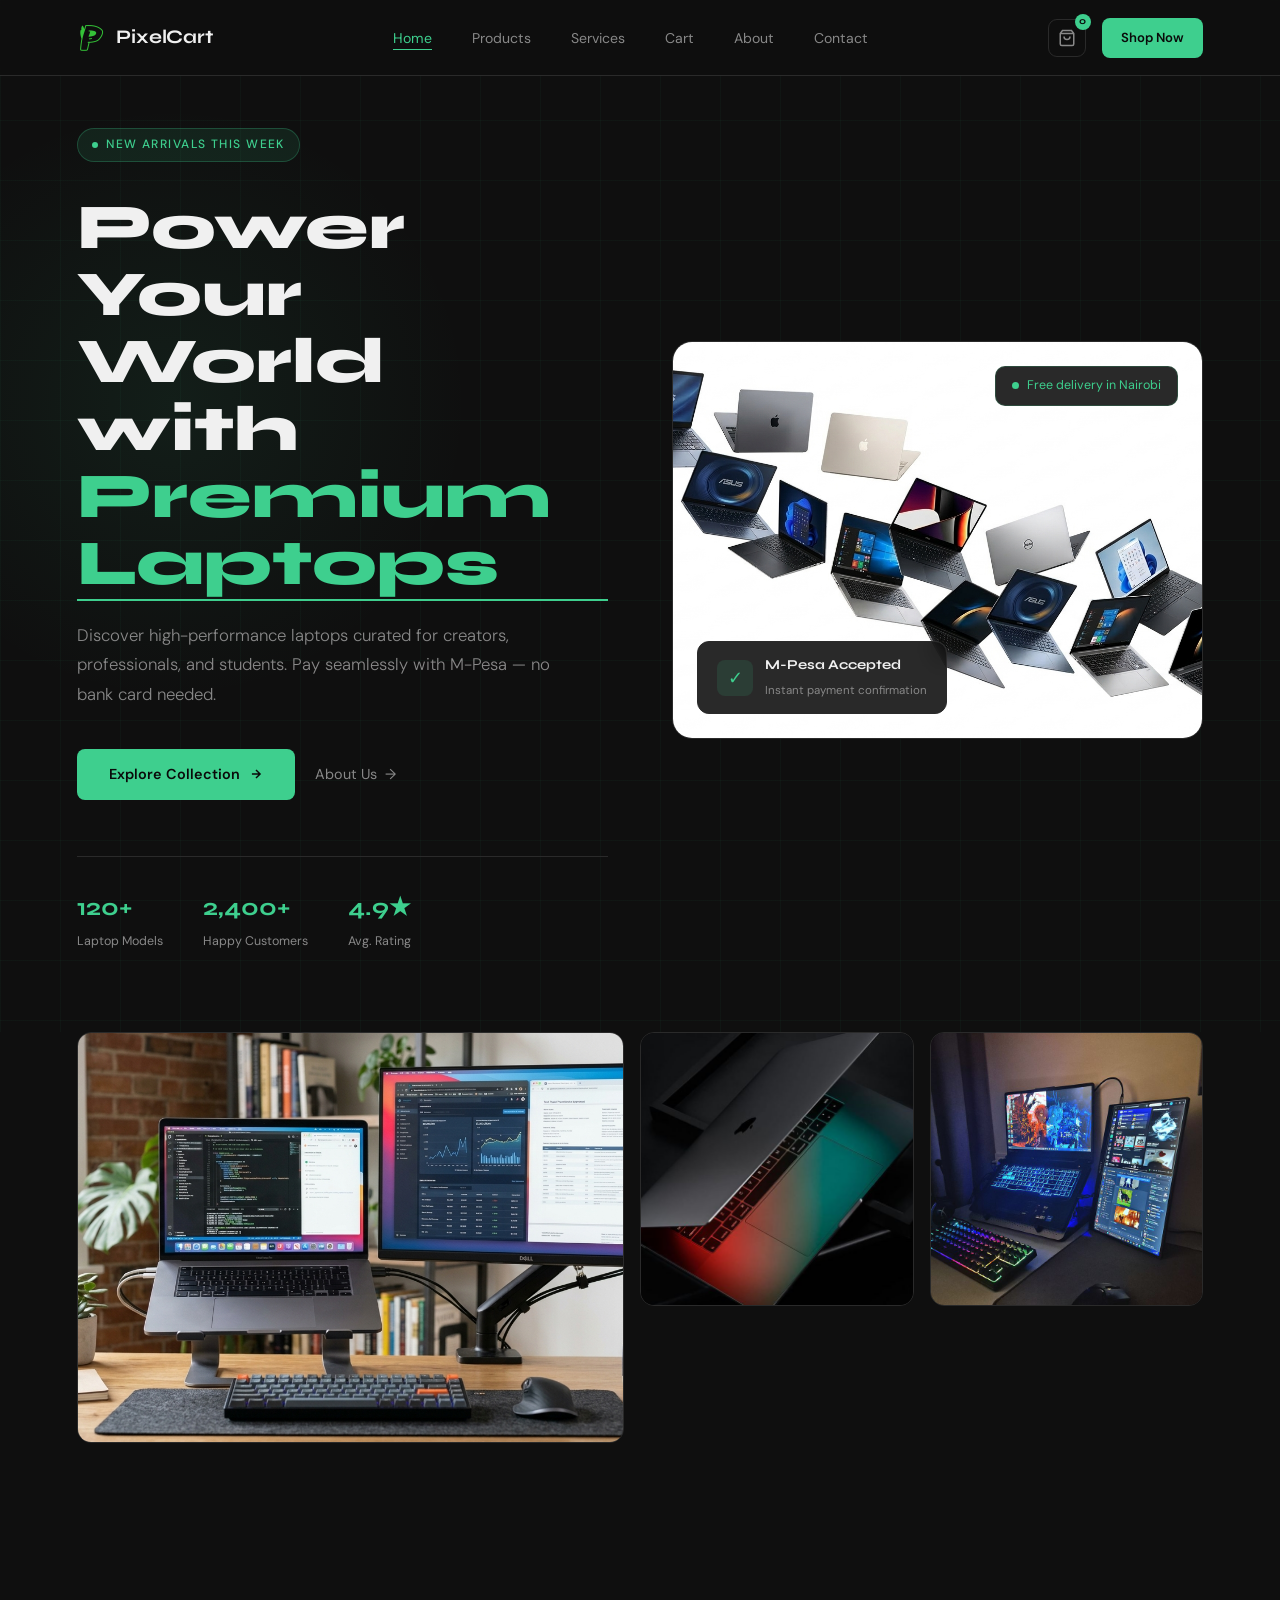
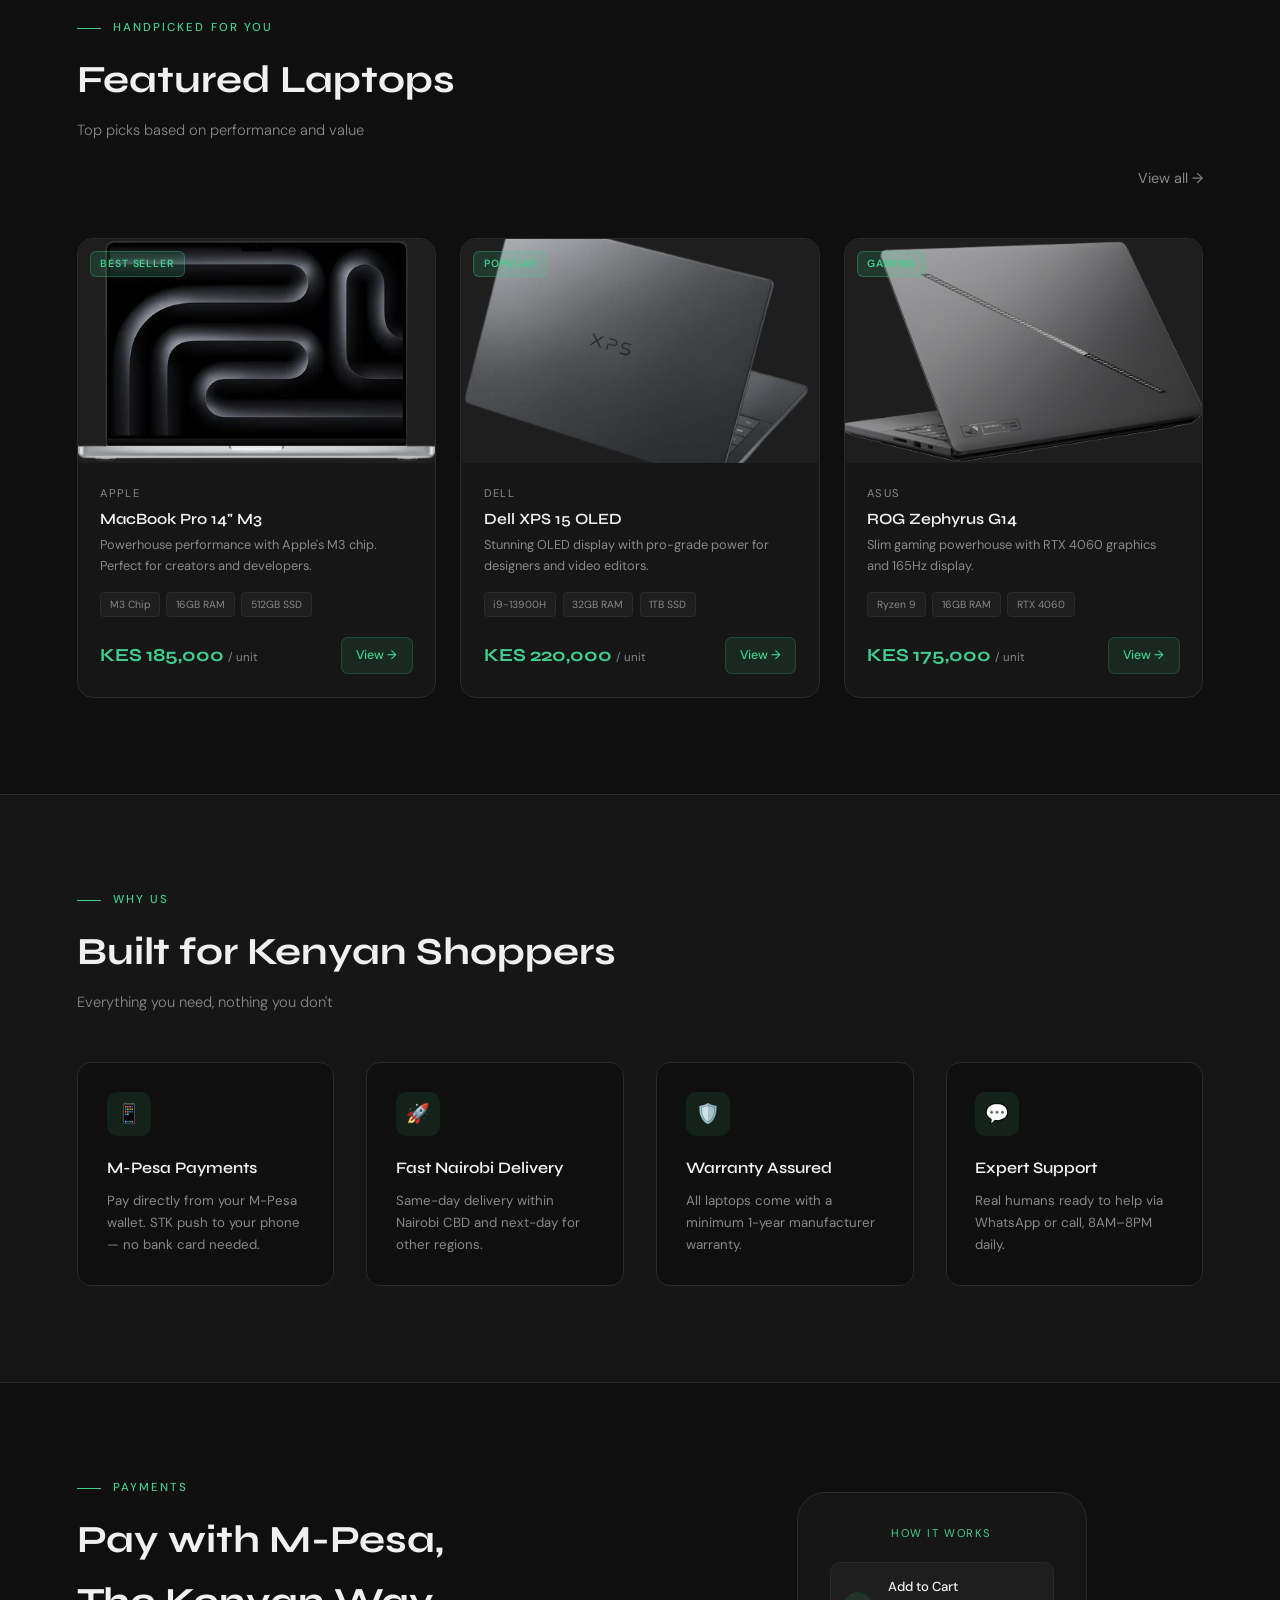
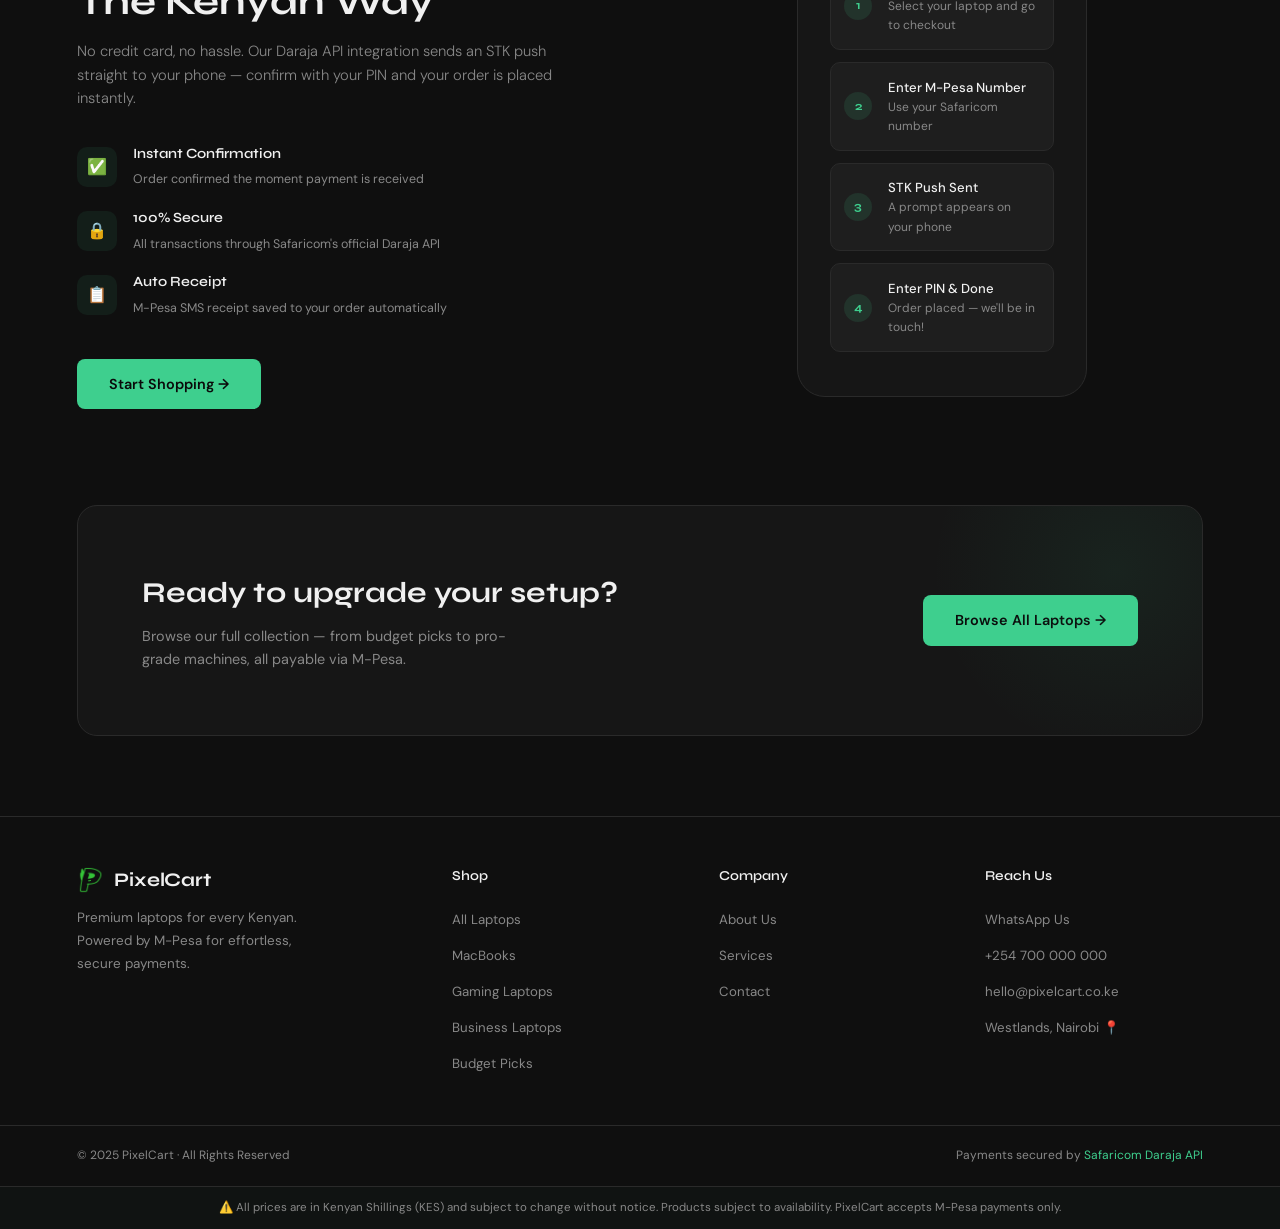
<file: index.html>
<!DOCTYPE html>
<html lang="en">

<head>
    <meta charset="UTF-8" />
    <meta name="viewport" content="width=device-width, initial-scale=1.0" />
    <title>PixelCart — Premium Laptops</title>

    <!-- Favicon -->
    <link rel="icon" type="image/png" href="images/logo.png" />

    <!-- Fonts -->
    <link rel="preconnect" href="https://fonts.googleapis.com">
    <link
        href="https://fonts.googleapis.com/css2?family=Syne:wght@400;600;700;800&family=DM+Sans:wght@300;400;500&display=swap"
        rel="stylesheet">

    <!-- Global CSS -->
    <link rel="stylesheet" href="css/style.css" />

    <style>
        /* ── HERO ── */
        .hero {
            min-height: 100vh;
            display: grid;
            grid-template-columns: 1fr 1fr;
            align-items: center;
            gap: 4rem;
            padding: 8rem var(--spacing-xl) 5rem;
            position: relative;
            overflow: hidden;
        }

        .hero::before {
            content: '';
            position: absolute;
            inset: 0;
            background-image:
                linear-gradient(rgba(62, 207, 142, 0.04) 1px, transparent 1px),
                linear-gradient(90deg, rgba(62, 207, 142, 0.04) 1px, transparent 1px);
            background-size: 60px 60px;
            animation: gridDrift 20s linear infinite;
            pointer-events: none;
        }

        .hero::after {
            content: '';
            position: absolute;
            top: 10%;
            left: -10%;
            width: 600px;
            height: 600px;
            background: radial-gradient(ellipse, rgba(62, 207, 142, 0.08) 0%, transparent 70%);
            pointer-events: none;
        }

        @keyframes gridDrift {
            from {
                background-position: 0 0;
            }

            to {
                background-position: 0 60px;
            }
        }

        .hero-content {
            position: relative;
            z-index: 1;
            opacity: 0;
            transform: translateY(30px);
            animation: fadeUp 0.8s ease forwards 0.2s;
        }

        .hero-badge {
            display: inline-flex;
            align-items: center;
            gap: 0.5rem;
            background: rgba(62, 207, 142, 0.1);
            border: 1px solid rgba(62, 207, 142, 0.25);
            color: var(--green);
            font-family: var(--font-body);
            font-size: 0.75rem;
            font-weight: 500;
            letter-spacing: 0.12em;
            text-transform: uppercase;
            padding: 0.4rem 0.9rem;
            border-radius: 999px;
            margin-bottom: 2rem;
        }

        .hero-badge .dot {
            width: 6px;
            height: 6px;
            background: var(--green);
            border-radius: 50%;
            animation: pulse 2s ease-in-out infinite;
        }

        @keyframes pulse {

            0%,
            100% {
                opacity: 1;
                transform: scale(1);
            }

            50% {
                opacity: .4;
                transform: scale(.7);
            }
        }

        .hero-title {
            font-family: var(--font-display);
            font-size: clamp(2.8rem, 5vw, 5rem);
            font-weight: 800;
            line-height: 1.05;
            color: var(--text-primary);
            margin-bottom: 1.5rem;
        }

        .hero-title .accent {
            color: var(--green);
            display: inline-block;
            position: relative;
        }

        .hero-title .accent::after {
            content: '';
            position: absolute;
            bottom: -4px;
            left: 0;
            width: 0;
            height: 2px;
            background: var(--green);
            animation: lineGrow 0.6s ease forwards 1s;
        }

        @keyframes lineGrow {
            to {
                width: 100%;
            }
        }

        .hero-sub {
            font-family: var(--font-body);
            font-size: 1.05rem;
            font-weight: 300;
            color: var(--text-muted);
            line-height: 1.75;
            max-width: 480px;
            margin-bottom: 2.5rem;
        }

        .hero-actions {
            display: flex;
            align-items: center;
            gap: 1.25rem;
            flex-wrap: wrap;
        }

        .btn-primary {
            display: inline-flex;
            align-items: center;
            gap: 0.6rem;
            background: var(--green);
            color: #0a0a0a;
            font-family: var(--font-body);
            font-size: 0.9rem;
            font-weight: 600;
            padding: 0.85rem 2rem;
            border-radius: 8px;
            text-decoration: none;
            transition: transform 0.2s, box-shadow 0.2s;
        }

        .btn-primary:hover {
            transform: translateY(-2px);
            box-shadow: 0 8px 30px rgba(62, 207, 142, .35);
        }

        .btn-ghost {
            display: inline-flex;
            align-items: center;
            gap: .5rem;
            color: var(--text-muted);
            font-family: var(--font-body);
            font-size: .9rem;
            font-weight: 400;
            text-decoration: none;
            transition: color .2s;
        }

        .btn-ghost:hover {
            color: var(--text-primary);
        }

        .btn-ghost .arrow {
            transition: transform .2s;
        }

        .btn-ghost:hover .arrow {
            transform: translateX(4px);
        }

        .hero-stats {
            display: flex;
            gap: 2.5rem;
            margin-top: 3.5rem;
            padding-top: 2rem;
            border-top: 1px solid var(--border);
        }

        .hero-stat strong {
            display: block;
            font-family: var(--font-display);
            font-size: 1.5rem;
            font-weight: 700;
            color: var(--green);
        }

        .hero-stat span {
            font-family: var(--font-body);
            font-size: .78rem;
            color: var(--text-muted);
        }

        /* ── HERO IMAGE ── */
        .hero-visual {
            position: relative;
            z-index: 1;
            opacity: 0;
            transform: translateX(30px);
            animation: fadeLeft 0.8s ease forwards 0.5s;
        }

        @keyframes fadeLeft {
            to {
                opacity: 1;
                transform: translateX(0);
            }
        }

        .hero-img-wrap {
            border-radius: 20px;
            overflow: hidden;
            border: 1px solid var(--border);
            aspect-ratio: 4/3;
            position: relative;
            background: var(--surface);
        }

        .hero-img-wrap img {
            width: 100%;
            height: 100%;
            object-fit: cover;
            display: block;
        }

        .hero-float-1 {
            position: absolute;
            bottom: 1.5rem;
            left: 1.5rem;
            background: rgba(12, 12, 12, .88);
            backdrop-filter: blur(12px);
            border: 1px solid var(--border);
            border-radius: 12px;
            padding: .75rem 1.2rem;
            display: flex;
            align-items: center;
            gap: .75rem;
            animation: floatBob 4s ease-in-out infinite;
        }

        .hero-float-2 {
            position: absolute;
            top: 1.5rem;
            right: 1.5rem;
            background: rgba(12, 12, 12, .88);
            backdrop-filter: blur(12px);
            border: 1px solid rgba(62, 207, 142, .2);
            border-radius: 10px;
            padding: .55rem 1rem;
            display: flex;
            align-items: center;
            gap: .5rem;
            font-family: var(--font-body);
            font-size: .78rem;
            color: var(--green);
            animation: floatBob 4s ease-in-out infinite 2s;
        }

        @keyframes floatBob {

            0%,
            100% {
                transform: translateY(0);
            }

            50% {
                transform: translateY(-6px);
            }
        }

        .float-icon {
            width: 36px;
            height: 36px;
            background: rgba(62, 207, 142, .12);
            border-radius: 8px;
            display: flex;
            align-items: center;
            justify-content: center;
            color: var(--green);
            font-size: 1.1rem;
        }

        .float-text strong {
            display: block;
            font-family: var(--font-display);
            font-size: .85rem;
            color: var(--text-primary);
        }

        .float-text span {
            font-family: var(--font-body);
            font-size: .72rem;
            color: var(--text-muted);
        }

        .dot-green {
            width: 7px;
            height: 7px;
            background: var(--green);
            border-radius: 50%;
            animation: pulse 2s infinite;
        }

        /* ── SECTION LABELS ── */
        .section-label {
            display: flex;
            align-items: center;
            gap: .75rem;
            font-family: var(--font-body);
            font-size: .72rem;
            letter-spacing: .18em;
            text-transform: uppercase;
            color: var(--green);
            font-weight: 500;
            margin-bottom: .75rem;
        }

        .section-label::before {
            content: '';
            width: 24px;
            height: 1px;
            background: var(--green);
        }

        .section-title {
            font-family: var(--font-display);
            font-size: clamp(1.8rem, 3vw, 2.6rem);
            font-weight: 700;
            color: var(--text-primary);
            margin-bottom: .5rem;
        }

        .section-sub {
            font-family: var(--font-body);
            color: var(--text-muted);
            font-size: .92rem;
            font-weight: 300;
            margin-bottom: 3rem;
        }

        /* ── IMAGE STRIP ── */
        .image-strip {
            padding: 0 var(--spacing-xl) 5rem;
            display: grid;
            grid-template-columns: 2fr 1fr 1fr;
            gap: 1rem;
        }

        .strip-img {
            border-radius: 14px;
            overflow: hidden;
            border: 1px solid var(--border);
            background: var(--surface);
        }

        .strip-img img {
            width: 100%;
            height: 100%;
            object-fit: cover;
            display: block;
            transition: transform .4s;
        }

        .strip-img:hover img {
            transform: scale(1.03);
        }

        .strip-img.tall {
            aspect-ratio: 4/3;
        }

        .strip-img.short {
            aspect-ratio: 1;
        }

        /* ── FEATURED ── */
        .featured {
            padding: 6rem var(--spacing-xl);
        }

        .featured-header {
            display: flex;
            justify-content: space-between;
            align-items: flex-end;
            margin-bottom: 3rem;
        }

        .products-grid {
            display: grid;
            grid-template-columns: repeat(3, 1fr);
            gap: 1.5rem;
        }

        .product-card {
            background: var(--surface);
            border: 1px solid var(--border);
            border-radius: 16px;
            overflow: hidden;
            transition: transform .3s, border-color .3s, box-shadow .3s;
            opacity: 0;
            transform: translateY(20px);
            animation: fadeUp .6s ease forwards;
        }

        .product-card:nth-child(1) {
            animation-delay: .1s;
        }

        .product-card:nth-child(2) {
            animation-delay: .2s;
        }

        .product-card:nth-child(3) {
            animation-delay: .3s;
        }

        .product-card:hover {
            transform: translateY(-6px);
            border-color: rgba(62, 207, 142, .35);
            box-shadow: 0 20px 50px rgba(0, 0, 0, .4);
        }

        .card-image {
            aspect-ratio: 16/10;
            position: relative;
            overflow: hidden;
            background: var(--surface-raised);
        }

        .card-image img {
            width: 100%;
            height: 100%;
            object-fit: cover;
            transition: transform .4s;
        }

        .product-card:hover .card-image img {
            transform: scale(1.04);
        }

        .card-badge {
            position: absolute;
            top: .75rem;
            left: .75rem;
            background: rgba(62, 207, 142, .15);
            border: 1px solid rgba(62, 207, 142, .3);
            color: var(--green);
            font-family: var(--font-body);
            font-size: .65rem;
            font-weight: 600;
            text-transform: uppercase;
            letter-spacing: .08em;
            padding: .22rem .6rem;
            border-radius: 6px;
        }

        .card-body {
            padding: 1.4rem;
        }

        .card-brand {
            font-family: var(--font-body);
            font-size: .7rem;
            letter-spacing: .12em;
            text-transform: uppercase;
            color: var(--text-muted);
            margin-bottom: .35rem;
        }

        .card-name {
            font-family: var(--font-display);
            font-size: .98rem;
            font-weight: 600;
            color: var(--text-primary);
            margin-bottom: .4rem;
            line-height: 1.3;
        }

        .card-desc {
            font-family: var(--font-body);
            font-size: .8rem;
            color: var(--text-muted);
            line-height: 1.6;
            margin-bottom: 1rem;
        }

        .card-specs {
            display: flex;
            gap: .4rem;
            flex-wrap: wrap;
            margin-bottom: 1.2rem;
        }

        .spec-tag {
            background: var(--surface-raised);
            border: 1px solid var(--border);
            color: var(--text-muted);
            font-family: var(--font-body);
            font-size: .65rem;
            padding: .2rem .55rem;
            border-radius: 4px;
        }

        .card-footer {
            display: flex;
            align-items: center;
            justify-content: space-between;
        }

        .card-price {
            font-family: var(--font-display);
            font-size: 1.15rem;
            font-weight: 700;
            color: var(--green);
        }

        .card-price small {
            font-size: .72rem;
            color: var(--text-muted);
            font-family: var(--font-body);
            font-weight: 400;
        }

        .btn-card {
            display: inline-flex;
            align-items: center;
            gap: .4rem;
            background: rgba(62, 207, 142, .1);
            border: 1px solid rgba(62, 207, 142, .2);
            color: var(--green);
            font-family: var(--font-body);
            font-size: .78rem;
            font-weight: 500;
            padding: .5rem .9rem;
            border-radius: 7px;
            text-decoration: none;
            cursor: pointer;
            transition: background .2s, border-color .2s, transform .2s;
        }

        .btn-card:hover {
            background: rgba(62, 207, 142, .18);
            border-color: rgba(62, 207, 142, .5);
            transform: translateY(-1px);
        }

        /* ── WHY US ── */
        .why-section {
            padding: 6rem var(--spacing-xl);
            background: var(--surface);
            border-top: 1px solid var(--border);
            border-bottom: 1px solid var(--border);
        }

        .why-grid {
            display: grid;
            grid-template-columns: repeat(4, 1fr);
            gap: 2rem;
            margin-top: 3rem;
        }

        .why-card {
            padding: 1.8rem;
            border-radius: 14px;
            border: 1px solid var(--border);
            background: var(--bg);
            position: relative;
            overflow: hidden;
            transition: border-color .3s, transform .3s;
        }

        .why-card::before {
            content: '';
            position: absolute;
            top: 0;
            left: 0;
            right: 0;
            height: 2px;
            background: linear-gradient(90deg, transparent, var(--green), transparent);
            opacity: 0;
            transition: opacity .3s;
        }

        .why-card:hover {
            border-color: rgba(62, 207, 142, .25);
            transform: translateY(-4px);
        }

        .why-card:hover::before {
            opacity: 1;
        }

        .why-icon {
            width: 44px;
            height: 44px;
            background: rgba(62, 207, 142, .1);
            border-radius: 10px;
            display: flex;
            align-items: center;
            justify-content: center;
            font-size: 1.2rem;
            margin-bottom: 1.2rem;
        }

        .why-card h3 {
            font-family: var(--font-display);
            font-size: 1rem;
            font-weight: 600;
            color: var(--text-primary);
            margin-bottom: .6rem;
        }

        .why-card p {
            font-family: var(--font-body);
            font-size: .83rem;
            color: var(--text-muted);
            line-height: 1.65;
        }

        /* ── MPESA ── */
        .mpesa-section {
            padding: 6rem var(--spacing-xl);
            display: grid;
            grid-template-columns: 1fr 1fr;
            gap: 5rem;
            align-items: center;
        }

        .mpesa-phone-mock {
            background: var(--surface);
            border: 1px solid var(--border);
            border-radius: 28px;
            padding: 2rem;
            max-width: 290px;
            margin: 0 auto;
            position: relative;
        }

        .mpesa-phone-mock::before {
            content: '';
            position: absolute;
            inset: -1px;
            border-radius: 29px;
            background: linear-gradient(135deg, rgba(62, 207, 142, .18), transparent 55%);
            z-index: -1;
        }

        .mock-label {
            font-family: var(--font-body);
            font-size: .7rem;
            letter-spacing: .14em;
            text-transform: uppercase;
            color: var(--green);
            text-align: center;
            margin-bottom: 1.2rem;
        }

        .mpesa-step {
            display: flex;
            align-items: center;
            gap: 1rem;
            padding: .85rem;
            border-radius: 10px;
            background: var(--surface-raised);
            border: 1px solid var(--border);
            margin-bottom: .75rem;
            opacity: 0;
            transform: translateX(-15px);
            transition: opacity .5s ease, transform .5s ease;
        }

        .mpesa-step.visible {
            opacity: 1;
            transform: translateX(0);
        }

        .step-num {
            width: 28px;
            height: 28px;
            flex-shrink: 0;
            background: rgba(62, 207, 142, .12);
            color: var(--green);
            border-radius: 50%;
            display: flex;
            align-items: center;
            justify-content: center;
            font-family: var(--font-display);
            font-size: .75rem;
            font-weight: 700;
        }

        .mpesa-step strong {
            display: block;
            font-family: var(--font-body);
            font-size: .82rem;
            color: var(--text-primary);
            font-weight: 500;
        }

        .mpesa-step p {
            font-family: var(--font-body);
            font-size: .75rem;
            color: var(--text-muted);
            margin: 0;
        }

        .mpesa-trust {
            display: flex;
            flex-direction: column;
            gap: 1rem;
            margin-top: 2rem;
        }

        .trust-item {
            display: flex;
            align-items: center;
            gap: 1rem;
        }

        .trust-icon {
            width: 40px;
            height: 40px;
            flex-shrink: 0;
            background: rgba(62, 207, 142, .08);
            border-radius: 10px;
            display: flex;
            align-items: center;
            justify-content: center;
        }

        .trust-item strong {
            display: block;
            font-family: var(--font-display);
            font-size: .88rem;
            color: var(--text-primary);
            font-weight: 600;
        }

        .trust-item span {
            font-family: var(--font-body);
            font-size: .78rem;
            color: var(--text-muted);
        }

        /* ── CTA ── */
        .cta-band {
            margin: 0 var(--spacing-xl) 5rem;
            padding: 4rem;
            background: var(--surface);
            border: 1px solid var(--border);
            border-radius: 20px;
            display: flex;
            justify-content: space-between;
            align-items: center;
            gap: 2rem;
            position: relative;
            overflow: hidden;
        }

        .cta-band::before {
            content: '';
            position: absolute;
            top: -60%;
            right: -10%;
            width: 400px;
            height: 400px;
            background: radial-gradient(ellipse, rgba(62, 207, 142, .07) 0%, transparent 65%);
        }

        .cta-band h2 {
            font-family: var(--font-display);
            font-size: 1.8rem;
            font-weight: 700;
            color: var(--text-primary);
            margin-bottom: .5rem;
        }

        .cta-band p {
            font-family: var(--font-body);
            color: var(--text-muted);
            font-size: .9rem;
            max-width: 380px;
        }

        /* ── FOOTER ── */
        footer {
            border-top: 1px solid var(--border);
            padding: 3rem var(--spacing-xl) 0;
            display: grid;
            grid-template-columns: 1.5fr 1fr 1fr 1fr;
            gap: 3rem;
        }

        .footer-brand p {
            font-family: var(--font-body);
            font-size: .84rem;
            color: var(--text-muted);
            line-height: 1.7;
            margin-top: .75rem;
            max-width: 240px;
        }

        .footer-col h4 {
            font-family: var(--font-display);
            font-size: .85rem;
            font-weight: 600;
            color: var(--text-primary);
            margin-bottom: 1.2rem;
        }

        .footer-col ul {
            list-style: none;
        }

        .footer-col ul li {
            margin-bottom: .65rem;
        }

        .footer-col ul li a {
            font-family: var(--font-body);
            font-size: .83rem;
            color: var(--text-muted);
            text-decoration: none;
            transition: color .2s;
        }

        .footer-col ul li a:hover {
            color: var(--green);
        }

        .footer-bottom {
            margin-top: 2.5rem;
            padding: 1.25rem var(--spacing-xl);
            border-top: 1px solid var(--border);
            display: flex;
            justify-content: space-between;
            align-items: center;
            flex-wrap: wrap;
            gap: .75rem;
        }

        .footer-bottom p {
            font-family: var(--font-body);
            font-size: .75rem;
            color: var(--text-muted);
        }

        .footer-bottom a {
            color: var(--green);
            text-decoration: none;
        }

        .footer-warning {
            font-family: var(--font-body);
            font-size: .72rem;
            color: var(--text-muted);
            text-align: center;
            padding: .75rem var(--spacing-xl);
            border-top: 1px solid var(--border);
            background: rgba(62, 207, 142, .02);
        }

        /* ── ANIMATIONS ── */
        @keyframes fadeUp {
            to {
                opacity: 1;
                transform: translateY(0);
            }
        }

        /* ── RESPONSIVE ── */
        @media(max-width:1100px) {
            .why-grid {
                grid-template-columns: repeat(2, 1fr);
            }
        }

        @media(max-width:960px) {
            .hero {
                grid-template-columns: 1fr;
                padding-top: 7rem;
            }

            .hero-visual {
                display: none;
            }

            .products-grid {
                grid-template-columns: repeat(2, 1fr);
            }

            .mpesa-section {
                grid-template-columns: 1fr;
            }

            .mpesa-phone-mock {
                display: none;
            }

            .image-strip {
                grid-template-columns: 1fr 1fr;
            }

            .image-strip .strip-img.tall {
                grid-column: 1/-1;
                aspect-ratio: 16/7;
            }

            footer {
                grid-template-columns: 1fr 1fr;
            }
        }

        @media(max-width:640px) {
            .products-grid {
                grid-template-columns: 1fr;
            }

            .why-grid {
                grid-template-columns: 1fr;
            }

            .featured-header {
                flex-direction: column;
                align-items: flex-start;
                gap: 1rem;
            }

            .cta-band {
                flex-direction: column;
                padding: 2.5rem;
            }

            .hero-stats {
                gap: 1.5rem;
            }

            .image-strip {
                grid-template-columns: 1fr;
            }

            footer {
                grid-template-columns: 1fr;
                gap: 2rem;
            }
        }
    </style>
</head>

<body>

    <!-- ══ NAVBAR ══ -->
    <nav class="navbar">
        <a href="index.html" class="nav-logo">
            <img src="images/logo.png" alt="PixelCart Logo"
                style="width:30px;height:30px;object-fit:contain;border-radius:7px;">
            PixelCart
        </a>
        <ul class="nav-links">
            <li><a href="index.html" class="active">Home</a></li>
            <li><a href="products.html">Products</a></li>
            <li><a href="services.html">Services</a></li>
            <li><a href="cart.html">Cart</a></li>
            <li><a href="about.html">About</a></li>
            <li><a href="contact.html">Contact</a></li>
        </ul>
        <div class="nav-actions">
            <a href="cart.html" class="nav-cart" title="View Cart">
                <svg width="18" height="18" viewBox="0 0 24 24" fill="none" stroke="currentColor" stroke-width="2">
                    <path d="M6 2L3 6v14a2 2 0 002 2h14a2 2 0 002-2V6l-3-4z" />
                    <line x1="3" y1="6" x2="21" y2="6" />
                    <path d="M16 10a4 4 0 01-8 0" />
                </svg>
                <span class="cart-count" id="cartCount">0</span>
            </a>
            <a href="products.html" class="btn-primary" style="font-size:.82rem;padding:.6rem 1.2rem;">Shop Now</a>
        </div>
    </nav>

    <!-- ══ HERO ══ -->
    <section class="hero">
        <div class="hero-content">
            <div class="hero-badge"><span class="dot"></span>New arrivals this week</div>
            <h1 class="hero-title">
                Power Your<br>World with<br>
                <span class="accent">Premium Laptops</span>
            </h1>
            <p class="hero-sub">
                Discover high-performance laptops curated for creators, professionals,
                and students. Pay seamlessly with M-Pesa — no bank card needed.
            </p>
            <div class="hero-actions">
                <a href="products.html" class="btn-primary">
                    Explore Collection
                    <svg width="14" height="14" viewBox="0 0 24 24" fill="none" stroke="currentColor"
                        stroke-width="2.5">
                        <path d="M5 12h14M12 5l7 7-7 7" />
                    </svg>
                </a>
                <a href="about.html" class="btn-ghost">About Us <span class="arrow">→</span></a>
            </div>
            <div class="hero-stats">
                <div class="hero-stat"><strong>120+</strong><span>Laptop Models</span></div>
                <div class="hero-stat"><strong>2,400+</strong><span>Happy Customers</span></div>
                <div class="hero-stat"><strong>4.9★</strong><span>Avg. Rating</span></div>
            </div>
        </div>

        <div class="hero-visual">
            <div class="hero-img-wrap">
                <img src="images/hero.jpg" alt="Premium Laptop Collection" />
                <div class="hero-float-1">
                    <div class="float-icon">✓</div>
                    <div class="float-text">
                        <strong>M-Pesa Accepted</strong>
                        <span>Instant payment confirmation</span>
                    </div>
                </div>
                <div class="hero-float-2">
                    <div class="dot-green"></div>Free delivery in Nairobi
                </div>
            </div>
        </div>
    </section>

    <!-- ══ IMAGE STRIP — satisfies 3-5 images requirement ══ -->
    <div class="image-strip">
        <div class="strip-img tall"><img src="images/strip-1.jpg" alt="Laptop workspace setup" /></div>
        <div class="strip-img short"><img src="images/strip-2.jpg" alt="MacBook close up" /></div>
        <div class="strip-img short"><img src="images/strip-3.jpg" alt="Gaming laptop setup" /></div>
    </div>

    <!-- ══ FEATURED PRODUCTS ══ -->
    <section class="featured">
        <div class="featured-header">
            <div>
                <div class="section-label">Handpicked for you</div>
                <h2 class="section-title">Featured Laptops</h2>
                <p class="section-sub">Top picks based on performance and value</p>
            </div>
            <a href="products.html" class="btn-ghost">View all →</a>
        </div>

        <div class="products-grid">
            <div class="product-card">
                <div class="card-image">
                    <img src="images/laptop-1.jpg" alt="MacBook Pro 14 M3" />
                    <span class="card-badge">Best Seller</span>
                </div>
                <div class="card-body">
                    <div class="card-brand">Apple</div>
                    <div class="card-name">MacBook Pro 14" M3</div>
                    <div class="card-desc">Powerhouse performance with Apple's M3 chip. Perfect for creators and
                        developers.</div>
                    <div class="card-specs">
                        <span class="spec-tag">M3 Chip</span><span class="spec-tag">16GB RAM</span><span
                            class="spec-tag">512GB SSD</span>
                    </div>
                    <div class="card-footer">
                        <div class="card-price">KES 185,000 <small>/ unit</small></div>
                        <a href="product-detail.html" class="btn-card">View →</a>
                    </div>
                </div>
            </div>

            <div class="product-card">
                <div class="card-image">
                    <img src="images/laptop-3.jpg" alt="Dell XPS 15" />
                    <span class="card-badge">Popular</span>
                </div>
                <div class="card-body">
                    <div class="card-brand">Dell</div>
                    <div class="card-name">Dell XPS 15 OLED</div>
                    <div class="card-desc">Stunning OLED display with pro-grade power for designers and video editors.
                    </div>
                    <div class="card-specs">
                        <span class="spec-tag">i9-13900H</span><span class="spec-tag">32GB RAM</span><span
                            class="spec-tag">1TB SSD</span>
                    </div>
                    <div class="card-footer">
                        <div class="card-price">KES 220,000 <small>/ unit</small></div>
                        <a href="product-detail.html" class="btn-card">View →</a>
                    </div>
                </div>
            </div>

            <div class="product-card">
                <div class="card-image">
                    <img src="images/laptop-9.jpg" alt="Asus ROG Zephyrus G14" />
                    <span class="card-badge">Gaming</span>
                </div>
                <div class="card-body">
                    <div class="card-brand">Asus</div>
                    <div class="card-name">ROG Zephyrus G14</div>
                    <div class="card-desc">Slim gaming powerhouse with RTX 4060 graphics and 165Hz display.</div>
                    <div class="card-specs">
                        <span class="spec-tag">Ryzen 9</span><span class="spec-tag">16GB RAM</span><span
                            class="spec-tag">RTX 4060</span>
                    </div>
                    <div class="card-footer">
                        <div class="card-price">KES 175,000 <small>/ unit</small></div>
                        <a href="product-detail.html" class="btn-card">View →</a>
                    </div>
                </div>
            </div>
        </div>
    </section>

    <!-- ══ WHY PIXELCART ══ -->
    <section class="why-section">
        <div class="section-label">Why us</div>
        <h2 class="section-title">Built for Kenyan Shoppers</h2>
        <p class="section-sub">Everything you need, nothing you don't</p>
        <div class="why-grid">
            <div class="why-card">
                <div class="why-icon">📱</div>
                <h3>M-Pesa Payments</h3>
                <p>Pay directly from your M-Pesa wallet. STK push to your phone — no bank card needed.</p>
            </div>
            <div class="why-card">
                <div class="why-icon">🚀</div>
                <h3>Fast Nairobi Delivery</h3>
                <p>Same-day delivery within Nairobi CBD and next-day for other regions.</p>
            </div>
            <div class="why-card">
                <div class="why-icon">🛡️</div>
                <h3>Warranty Assured</h3>
                <p>All laptops come with a minimum 1-year manufacturer warranty.</p>
            </div>
            <div class="why-card">
                <div class="why-icon">💬</div>
                <h3>Expert Support</h3>
                <p>Real humans ready to help via WhatsApp or call, 8AM–8PM daily.</p>
            </div>
        </div>
    </section>

    <!-- ══ MPESA SECTION ══ -->
    <section class="mpesa-section">
        <div>
            <div class="section-label">Payments</div>
            <h2 class="section-title">Pay with M-Pesa,<br>The Kenyan Way</h2>
            <p class="section-sub" style="margin-bottom:2rem;">
                No credit card, no hassle. Our Daraja API integration sends an STK push
                straight to your phone — confirm with your PIN and your order is placed instantly.
            </p>
            <div class="mpesa-trust">
                <div class="trust-item">
                    <div class="trust-icon">✅</div>
                    <div><strong>Instant Confirmation</strong><span>Order confirmed the moment payment is
                            received</span></div>
                </div>
                <div class="trust-item">
                    <div class="trust-icon">🔒</div>
                    <div><strong>100% Secure</strong><span>All transactions through Safaricom's official Daraja
                            API</span></div>
                </div>
                <div class="trust-item">
                    <div class="trust-icon">📋</div>
                    <div><strong>Auto Receipt</strong><span>M-Pesa SMS receipt saved to your order automatically</span>
                    </div>
                </div>
            </div>
            <a href="products.html" class="btn-primary" style="margin-top:2.5rem;display:inline-flex;">Start Shopping
                →</a>
        </div>

        <div class="mpesa-phone-mock">
            <div class="mock-label">How It Works</div>
            <div class="mpesa-step">
                <div class="step-num">1</div>
                <div><strong>Add to Cart</strong>
                    <p>Select your laptop and go to checkout</p>
                </div>
            </div>
            <div class="mpesa-step">
                <div class="step-num">2</div>
                <div><strong>Enter M-Pesa Number</strong>
                    <p>Use your Safaricom number</p>
                </div>
            </div>
            <div class="mpesa-step">
                <div class="step-num">3</div>
                <div><strong>STK Push Sent</strong>
                    <p>A prompt appears on your phone</p>
                </div>
            </div>
            <div class="mpesa-step">
                <div class="step-num">4</div>
                <div><strong>Enter PIN & Done</strong>
                    <p>Order placed — we'll be in touch!</p>
                </div>
            </div>
        </div>
    </section>

    <!-- ══ CTA ══ -->
    <div class="cta-band">
        <div>
            <h2>Ready to upgrade your setup?</h2>
            <p>Browse our full collection — from budget picks to pro-grade machines, all payable via M-Pesa.</p>
        </div>
        <a href="products.html" class="btn-primary">Browse All Laptops →</a>
    </div>

    <!-- ══ FOOTER ══ -->
    <footer>
        <div class="footer-brand">
            <a href="index.html" class="nav-logo">
                <img src="images/logo.png" alt="PixelCart"
                    style="width:28px;height:28px;object-fit:contain;border-radius:6px;">
                PixelCart
            </a>
            <p>Premium laptops for every Kenyan. Powered by M-Pesa for effortless, secure payments.</p>
        </div>
        <div class="footer-col">
            <h4>Shop</h4>
            <ul>
                <li><a href="products.html">All Laptops</a></li>
                <li><a href="products.html">MacBooks</a></li>
                <li><a href="products.html">Gaming Laptops</a></li>
                <li><a href="products.html">Business Laptops</a></li>
                <li><a href="products.html">Budget Picks</a></li>
            </ul>
        </div>
        <div class="footer-col">
            <h4>Company</h4>
            <ul>
                <li><a href="about.html">About Us</a></li>
                <li><a href="services.html">Services</a></li>
                <li><a href="contact.html">Contact</a></li>
            </ul>
        </div>
        <div class="footer-col">
            <h4>Reach Us</h4>
            <ul>
                <li><a href="https://wa.me/254700000000" target="_blank">WhatsApp Us</a></li>
                <li><a href="tel:+254700000000">+254 700 000 000</a></li>
                <li><a href="mailto:hello@pixelcart.co.ke">hello@pixelcart.co.ke</a></li>
                <li><a href="https://maps.google.com/?q=Westlands+Nairobi" target="_blank">Westlands, Nairobi 📍</a>
                </li>
            </ul>
        </div>
    </footer>

    <div class="footer-bottom">
        <p>© 2025 PixelCart · All Rights Reserved</p>
        <p>Payments secured by <a href="https://developer.safaricom.co.ke" target="_blank">Safaricom Daraja API</a></p>
    </div>

    <div class="footer-warning">
        ⚠️ All prices are in Kenyan Shillings (KES) and subject to change without notice. Products subject to
        availability. PixelCart accepts M-Pesa payments only.
    </div>

    <script src="js/main.js"></script>
    <script>
        Cart.updateBadge();

        // Navbar scroll effect
        window.addEventListener('scroll', () => {
            document.querySelector('.navbar').style.borderBottomColor =
                window.scrollY > 20 ? 'rgba(62,207,142,0.15)' : 'var(--border)';
        });

        // Animate M-Pesa steps on scroll
        const stepObserver = new IntersectionObserver((entries) => {
            entries.forEach(entry => {
                if (entry.isIntersecting) {
                    entry.target.querySelectorAll('.mpesa-step').forEach((s, i) => {
                        setTimeout(() => s.classList.add('visible'), i * 180);
                    });
                    stepObserver.unobserve(entry.target);
                }
            });
        }, { threshold: 0.3 });

        const mpesaSec = document.querySelector('.mpesa-section');
        if (mpesaSec) stepObserver.observe(mpesaSec);

        // Animate why cards on scroll
        const cardObserver = new IntersectionObserver((entries) => {
            entries.forEach(entry => {
                if (entry.isIntersecting) {
                    entry.target.querySelectorAll('.why-card').forEach((c, i) => {
                        c.style.cssText = `opacity:0;transform:translateY(20px);transition:opacity .5s ease ${i * .1}s,transform .5s ease ${i * .1}s`;
                        setTimeout(() => { c.style.opacity = '1'; c.style.transform = 'translateY(0)'; }, 50);
                    });
                    cardObserver.unobserve(entry.target);
                }
            });
        }, { threshold: 0.2 });

        const whySec = document.querySelector('.why-section');
        if (whySec) cardObserver.observe(whySec);
    </script>
</body>

</html>
</file>
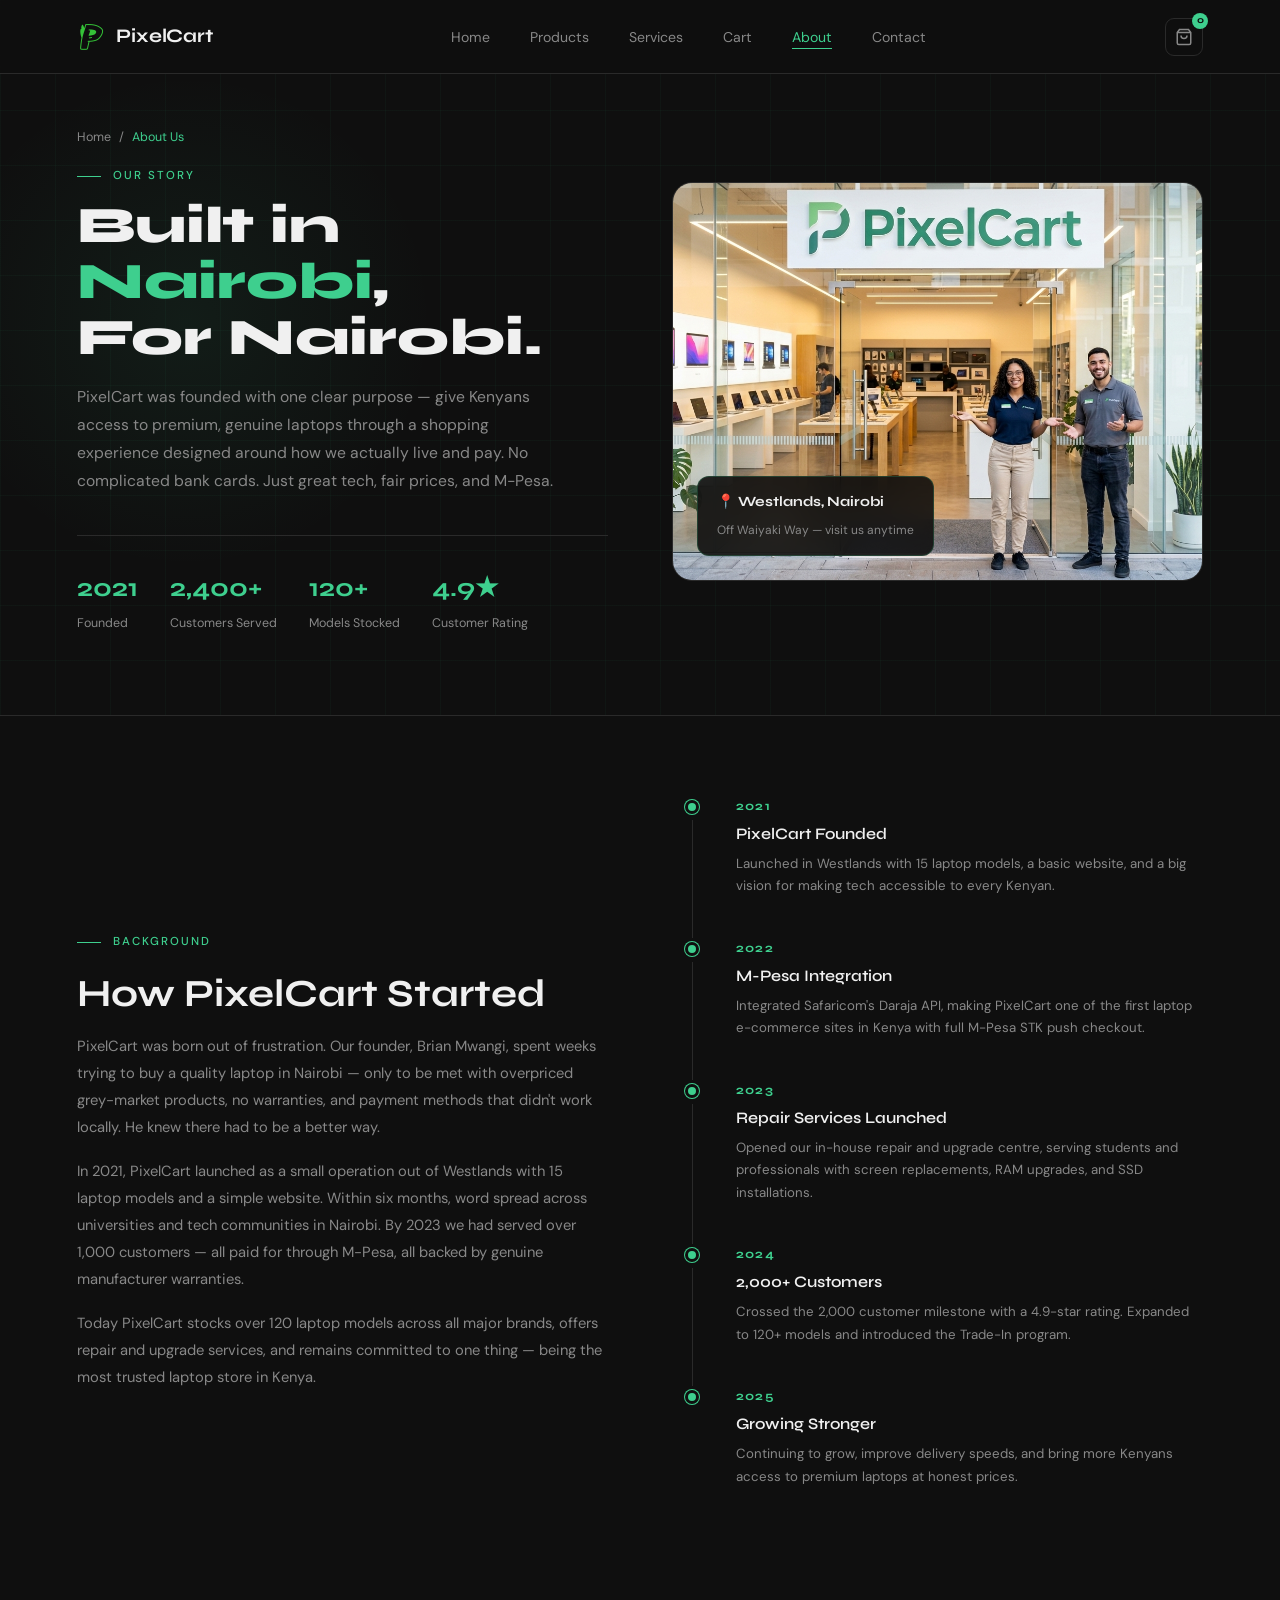
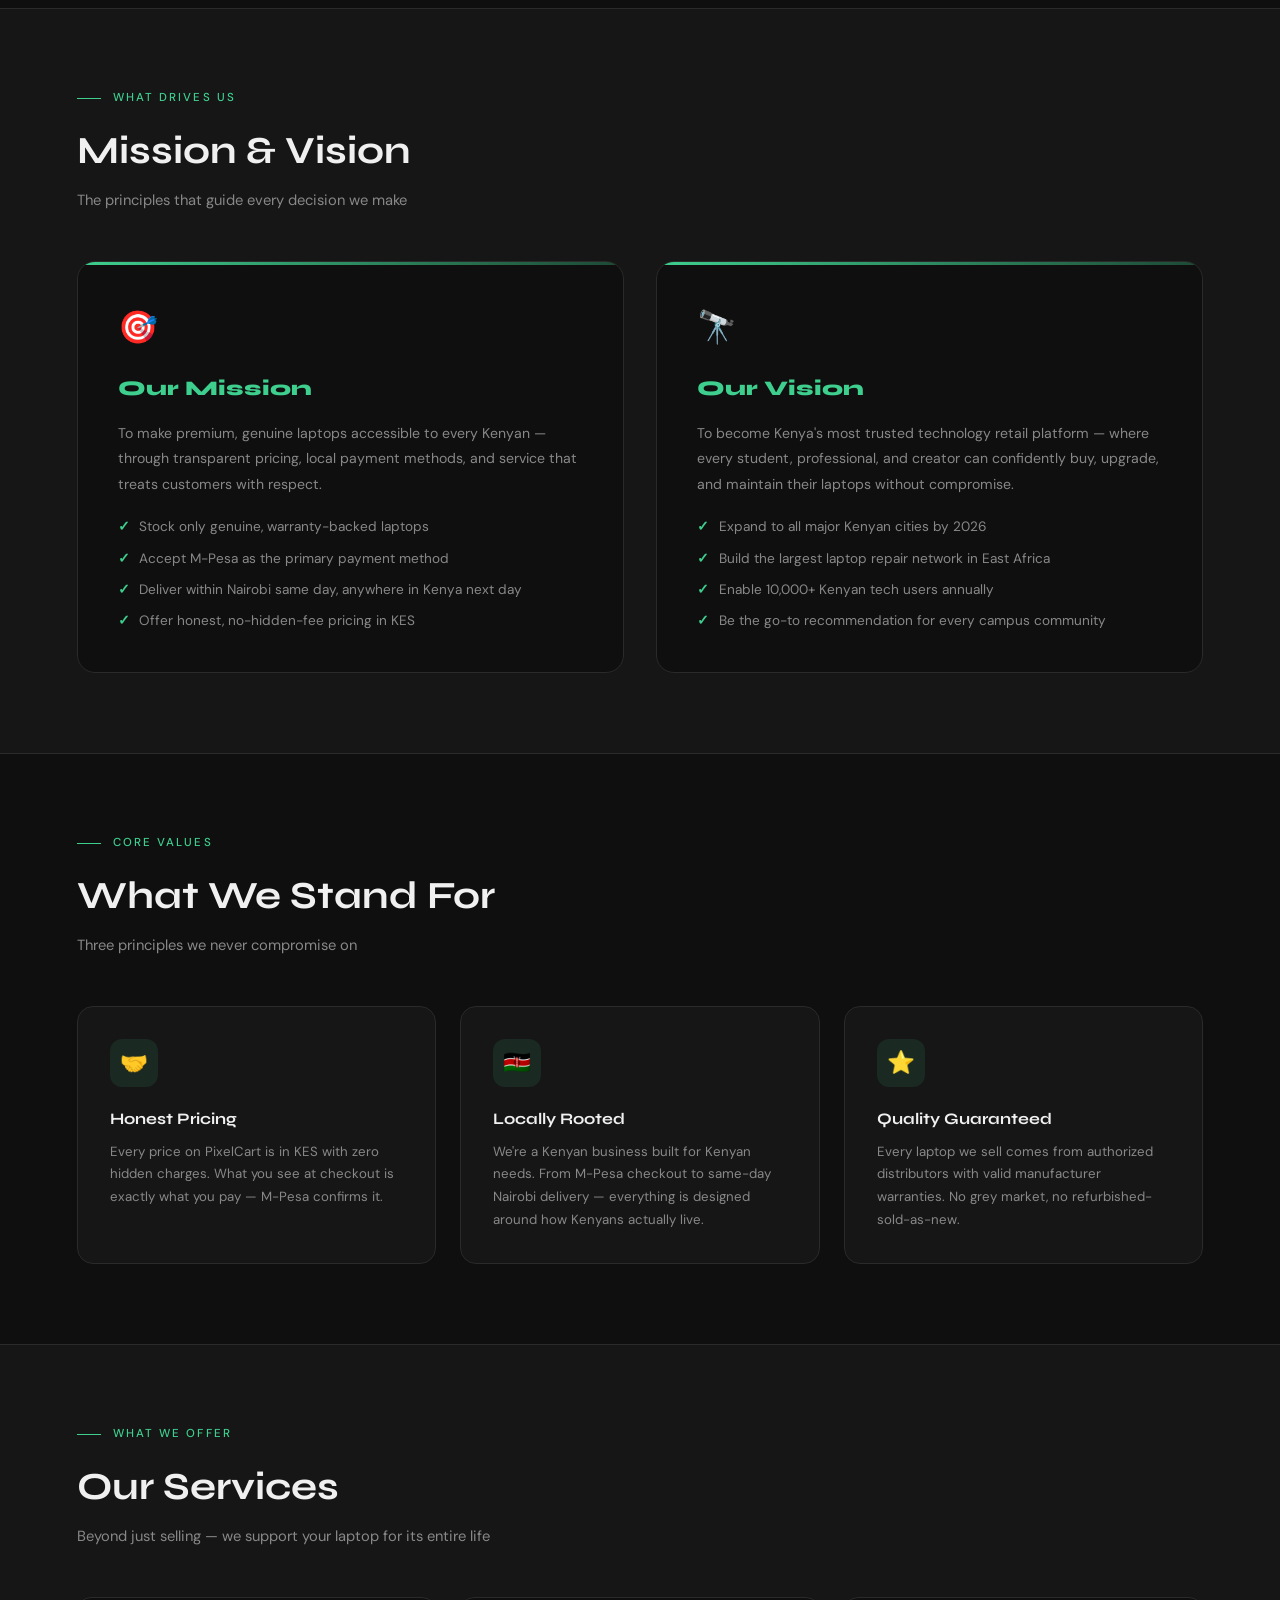
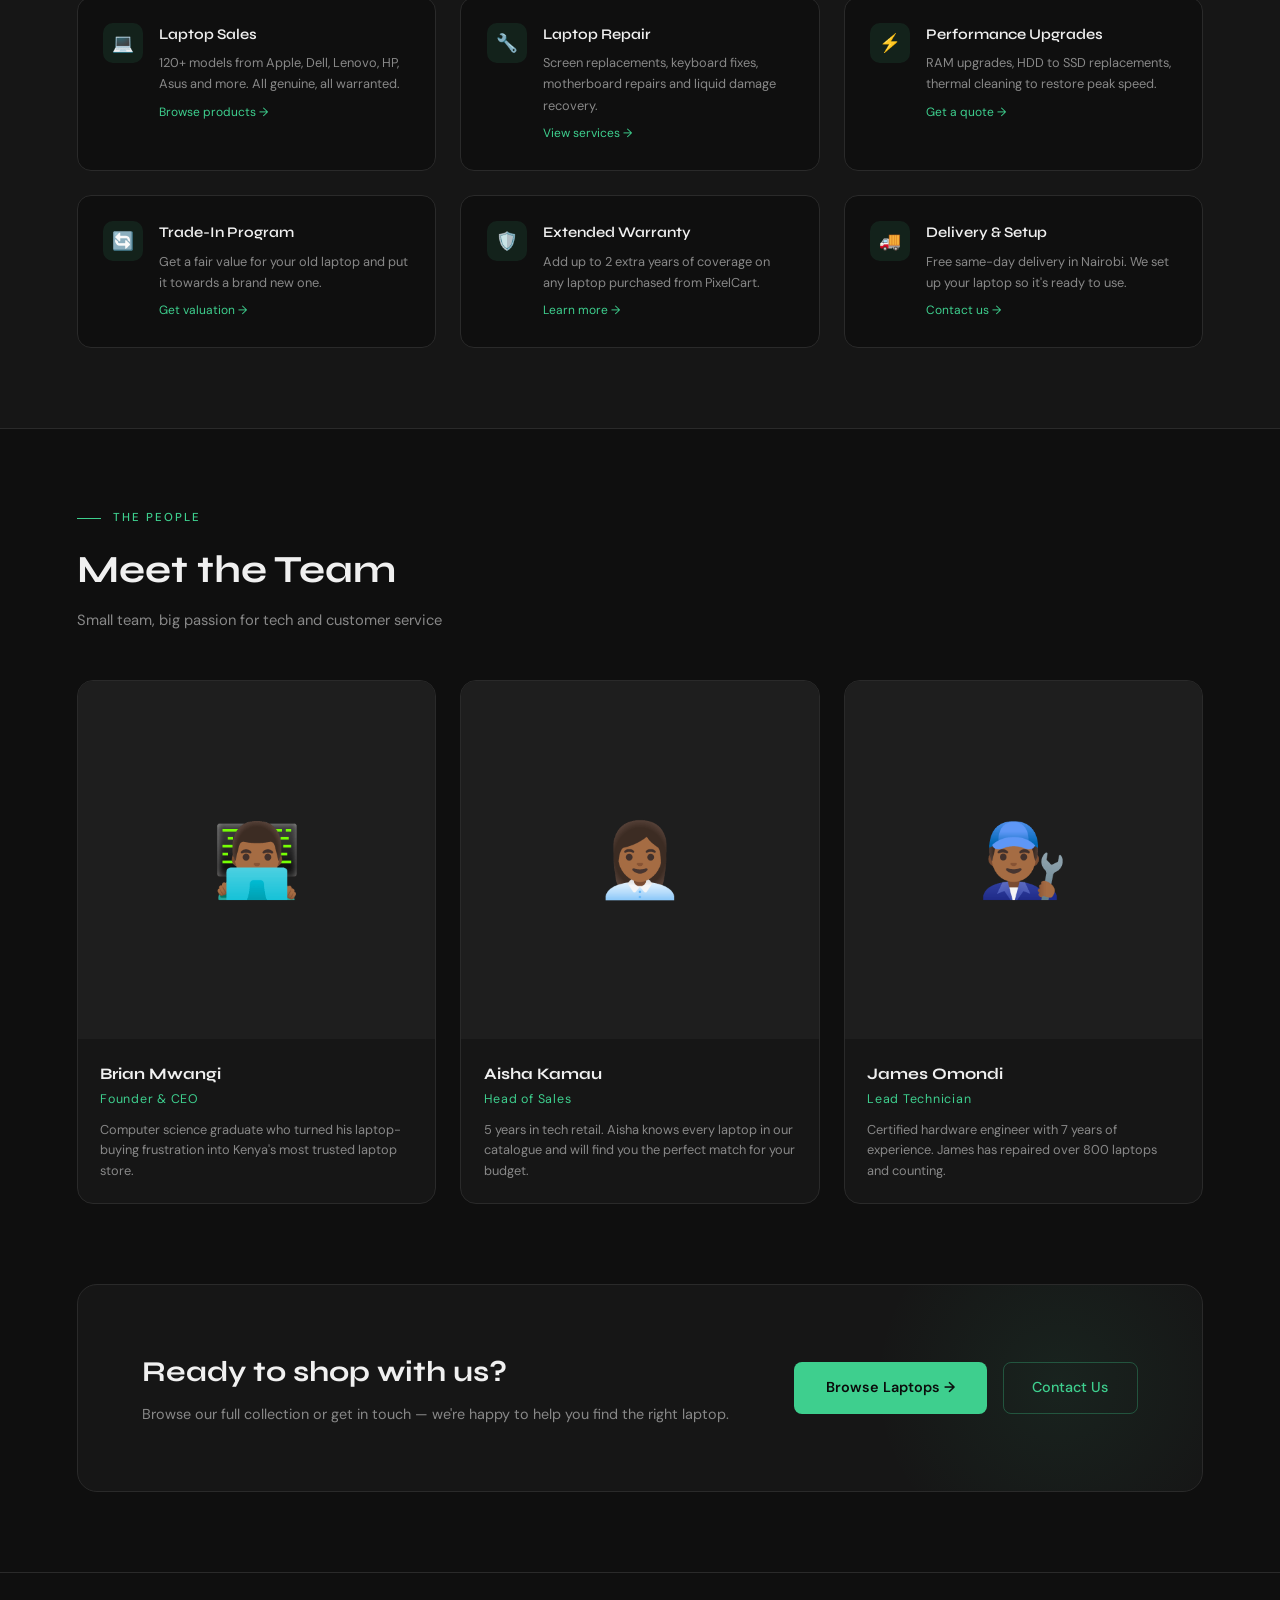
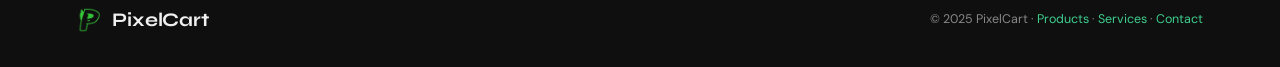
<file: about.html>
<!DOCTYPE html>
<html lang="en">

<head>
    <meta charset="UTF-8" />
    <meta name="viewport" content="width=device-width, initial-scale=1.0" />
    <title>About Us — PixelCart</title>
    <link rel="icon" type="image/png" href="images/logo.png" />
    <link rel="preconnect" href="https://fonts.googleapis.com">
    <link
        href="https://fonts.googleapis.com/css2?family=Syne:wght@400;600;700;800&family=DM+Sans:wght@300;400;500&display=swap"
        rel="stylesheet">
    <link rel="stylesheet" href="css/style.css" />

    <style>
        /* ════════════════════════════
       ABOUT.HTML — PAGE STYLES
    ════════════════════════════ */

        /* ── PAGE HEADER ── */
        .page-header {
            padding: 8rem var(--spacing-xl) 5rem;
            display: grid;
            grid-template-columns: 1fr 1fr;
            gap: 4rem;
            align-items: center;
            position: relative;
            overflow: hidden;
        }

        .page-header::before {
            content: '';
            position: absolute;
            inset: 0;
            background-image:
                linear-gradient(rgba(62, 207, 142, 0.04) 1px, transparent 1px),
                linear-gradient(90deg, rgba(62, 207, 142, 0.04) 1px, transparent 1px);
            background-size: 55px 55px;
            pointer-events: none;
        }

        .page-header::after {
            content: '';
            position: absolute;
            top: 10%;
            left: -5%;
            width: 500px;
            height: 500px;
            background: radial-gradient(ellipse, rgba(62, 207, 142, 0.07) 0%, transparent 70%);
            pointer-events: none;
        }

        .header-text {
            position: relative;
            z-index: 1;
            opacity: 0;
            transform: translateY(24px);
            animation: fadeUp 0.7s ease forwards 0.15s;
        }

        .breadcrumb {
            display: flex;
            align-items: center;
            gap: 0.5rem;
            font-family: var(--font-body);
            font-size: 0.78rem;
            color: var(--text-muted);
            margin-bottom: 1.2rem;
        }

        .breadcrumb a {
            color: var(--text-muted);
            text-decoration: none;
            transition: color 0.2s;
        }

        .breadcrumb a:hover {
            color: var(--green);
        }

        .breadcrumb span {
            color: var(--green);
        }

        .section-label {
            display: flex;
            align-items: center;
            gap: 0.75rem;
            font-family: var(--font-body);
            font-size: 0.72rem;
            letter-spacing: 0.18em;
            text-transform: uppercase;
            color: var(--green);
            font-weight: 500;
            margin-bottom: 0.75rem;
        }

        .section-label::before {
            content: '';
            width: 24px;
            height: 1px;
            background: var(--green);
        }

        .page-title {
            font-family: var(--font-display);
            font-size: clamp(2.2rem, 4vw, 3.5rem);
            font-weight: 800;
            color: var(--text-primary);
            line-height: 1.1;
            margin-bottom: 1rem;
        }

        .page-title span {
            color: var(--green);
        }

        .page-sub {
            font-family: var(--font-body);
            color: var(--text-muted);
            font-size: 0.98rem;
            line-height: 1.8;
            max-width: 480px;
        }

        .header-stats {
            display: flex;
            gap: 2rem;
            margin-top: 2.5rem;
            padding-top: 2rem;
            border-top: 1px solid var(--border);
        }

        .stat-item strong {
            display: block;
            font-family: var(--font-display);
            font-size: 1.6rem;
            font-weight: 700;
            color: var(--green);
        }

        .stat-item span {
            font-family: var(--font-body);
            font-size: 0.78rem;
            color: var(--text-muted);
        }

        /* ── HEADER IMAGE ── */
        .header-visual {
            position: relative;
            z-index: 1;
            opacity: 0;
            transform: translateX(24px);
            animation: fadeLeft 0.7s ease forwards 0.35s;
        }

        @keyframes fadeLeft {
            to {
                opacity: 1;
                transform: translateX(0);
            }
        }

        .about-img-card {
            border-radius: 20px;
            overflow: hidden;
            border: 1px solid var(--border);
            aspect-ratio: 4/3;
            position: relative;
            background: var(--surface);
        }

        .about-img-card img {
            width: 100%;
            height: 100%;
            object-fit: cover;
            display: block;
        }

        .img-float {
            position: absolute;
            bottom: 1.5rem;
            left: 1.5rem;
            background: rgba(12, 12, 12, 0.88);
            backdrop-filter: blur(12px);
            border: 1px solid rgba(62, 207, 142, 0.2);
            border-radius: 12px;
            padding: 0.85rem 1.2rem;
        }

        .img-float strong {
            display: block;
            font-family: var(--font-display);
            font-size: 0.88rem;
            color: var(--text-primary);
            margin-bottom: 0.15rem;
        }

        .img-float span {
            font-family: var(--font-body);
            font-size: 0.75rem;
            color: var(--text-muted);
        }

        /* ── SHARED SECTION STYLES ── */
        .sec-title {
            font-family: var(--font-display);
            font-size: clamp(1.7rem, 3vw, 2.4rem);
            font-weight: 700;
            color: var(--text-primary);
            margin-bottom: 0.5rem;
        }

        .sec-sub {
            font-family: var(--font-body);
            color: var(--text-muted);
            font-size: 0.92rem;
            margin-bottom: 3rem;
        }

        .body-text {
            font-family: var(--font-body);
            font-size: 0.92rem;
            color: var(--text-muted);
            line-height: 1.85;
        }

        .body-text+.body-text {
            margin-top: 1rem;
        }

        /* ── BACKGROUND / HISTORY ── */
        .history-section {
            padding: 5rem var(--spacing-xl);
            border-top: 1px solid var(--border);
        }

        .history-grid {
            display: grid;
            grid-template-columns: 1fr 1fr;
            gap: 4rem;
            align-items: center;
        }

        .history-text {}

        .timeline {
            display: flex;
            flex-direction: column;
            gap: 0;
        }

        .timeline-item {
            display: flex;
            gap: 1.5rem;
            position: relative;
            opacity: 0;
            transform: translateX(20px);
            transition: opacity 0.5s ease, transform 0.5s ease;
        }

        .timeline-item.visible {
            opacity: 1;
            transform: translateX(0);
        }

        .timeline-left {
            display: flex;
            flex-direction: column;
            align-items: center;
            flex-shrink: 0;
            width: 40px;
        }

        .t-dot {
            width: 14px;
            height: 14px;
            flex-shrink: 0;
            background: var(--green);
            border-radius: 50%;
            border: 3px solid var(--bg);
            box-shadow: 0 0 0 1px var(--green);
            margin-top: 4px;
        }

        .t-line {
            width: 1px;
            flex: 1;
            background: var(--border);
            margin-top: 6px;
        }

        .timeline-item:last-child .t-line {
            display: none;
        }

        .timeline-content {
            padding-bottom: 2.5rem;
        }

        .t-year {
            font-family: var(--font-display);
            font-size: 0.78rem;
            font-weight: 700;
            color: var(--green);
            letter-spacing: 0.1em;
            margin-bottom: 0.3rem;
        }

        .t-title {
            font-family: var(--font-display);
            font-size: 1rem;
            font-weight: 600;
            color: var(--text-primary);
            margin-bottom: 0.4rem;
        }

        .t-desc {
            font-family: var(--font-body);
            font-size: 0.83rem;
            color: var(--text-muted);
            line-height: 1.7;
        }

        /* ── MISSION & VISION ── */
        .mv-section {
            padding: 5rem var(--spacing-xl);
            background: var(--surface);
            border-top: 1px solid var(--border);
            border-bottom: 1px solid var(--border);
        }

        .mv-grid {
            display: grid;
            grid-template-columns: 1fr 1fr;
            gap: 2rem;
            margin-top: 3rem;
        }

        .mv-card {
            border-radius: 18px;
            padding: 2.5rem;
            border: 1px solid var(--border);
            position: relative;
            overflow: hidden;
            opacity: 0;
            animation: fadeUp 0.6s ease forwards;
        }

        .mv-card:nth-child(1) {
            animation-delay: 0.1s;
            background: var(--bg);
        }

        .mv-card:nth-child(2) {
            animation-delay: 0.2s;
            background: var(--bg);
        }

        .mv-card::before {
            content: '';
            position: absolute;
            top: 0;
            left: 0;
            right: 0;
            height: 3px;
            background: linear-gradient(90deg, var(--green), rgba(62, 207, 142, 0.3));
        }

        .mv-icon {
            font-size: 2rem;
            margin-bottom: 1.2rem;
            display: block;
        }

        .mv-card h3 {
            font-family: var(--font-display);
            font-size: 1.3rem;
            font-weight: 800;
            color: var(--green);
            margin-bottom: 1rem;
        }

        .mv-card p {
            font-family: var(--font-body);
            font-size: 0.88rem;
            color: var(--text-muted);
            line-height: 1.8;
        }

        .mv-points {
            list-style: none;
            margin-top: 1.2rem;
            display: flex;
            flex-direction: column;
            gap: 0.6rem;
        }

        .mv-points li {
            font-family: var(--font-body);
            font-size: 0.85rem;
            color: var(--text-muted);
            display: flex;
            align-items: flex-start;
            gap: 0.6rem;
        }

        .mv-points li::before {
            content: '✓';
            color: var(--green);
            font-weight: 700;
            flex-shrink: 0;
        }

        /* ── VALUES ── */
        .values-section {
            padding: 5rem var(--spacing-xl);
        }

        .values-grid {
            display: grid;
            grid-template-columns: repeat(3, 1fr);
            gap: 1.5rem;
            margin-top: 3rem;
        }

        .value-card {
            background: var(--surface);
            border: 1px solid var(--border);
            border-radius: 16px;
            padding: 2rem;
            transition: transform 0.3s, border-color 0.3s;
            position: relative;
            overflow: hidden;
            opacity: 0;
            animation: fadeUp 0.5s ease forwards;
        }

        .value-card:nth-child(1) {
            animation-delay: .05s;
        }

        .value-card:nth-child(2) {
            animation-delay: .1s;
        }

        .value-card:nth-child(3) {
            animation-delay: .15s;
        }

        .value-card::after {
            content: '';
            position: absolute;
            bottom: 0;
            left: 0;
            right: 0;
            height: 2px;
            background: linear-gradient(90deg, transparent, var(--green), transparent);
            opacity: 0;
            transition: opacity 0.3s;
        }

        .value-card:hover {
            transform: translateY(-5px);
            border-color: rgba(62, 207, 142, .25);
        }

        .value-card:hover::after {
            opacity: 1;
        }

        .value-icon {
            width: 48px;
            height: 48px;
            background: rgba(62, 207, 142, 0.1);
            border-radius: 12px;
            display: flex;
            align-items: center;
            justify-content: center;
            font-size: 1.4rem;
            margin-bottom: 1.2rem;
        }

        .value-card h3 {
            font-family: var(--font-display);
            font-size: 1rem;
            font-weight: 700;
            color: var(--text-primary);
            margin-bottom: 0.6rem;
        }

        .value-card p {
            font-family: var(--font-body);
            font-size: 0.83rem;
            color: var(--text-muted);
            line-height: 1.7;
        }

        /* ── SERVICES OFFERED ── */
        .services-section {
            padding: 5rem var(--spacing-xl);
            background: var(--surface);
            border-top: 1px solid var(--border);
            border-bottom: 1px solid var(--border);
        }

        .services-grid {
            display: grid;
            grid-template-columns: repeat(3, 1fr);
            gap: 1.5rem;
            margin-top: 3rem;
        }

        .service-item {
            background: var(--bg);
            border: 1px solid var(--border);
            border-radius: 14px;
            padding: 1.6rem;
            display: flex;
            gap: 1rem;
            align-items: flex-start;
            transition: border-color 0.3s, transform 0.3s;
            opacity: 0;
            animation: fadeUp 0.5s ease forwards;
        }

        .service-item:nth-child(1) {
            animation-delay: .05s;
        }

        .service-item:nth-child(2) {
            animation-delay: .1s;
        }

        .service-item:nth-child(3) {
            animation-delay: .15s;
        }

        .service-item:nth-child(4) {
            animation-delay: .2s;
        }

        .service-item:nth-child(5) {
            animation-delay: .25s;
        }

        .service-item:nth-child(6) {
            animation-delay: .3s;
        }

        .service-item:hover {
            border-color: rgba(62, 207, 142, .25);
            transform: translateY(-3px);
        }

        .service-ico {
            width: 40px;
            height: 40px;
            flex-shrink: 0;
            background: rgba(62, 207, 142, 0.1);
            border-radius: 10px;
            display: flex;
            align-items: center;
            justify-content: center;
            font-size: 1.1rem;
        }

        .service-item h4 {
            font-family: var(--font-display);
            font-size: 0.92rem;
            font-weight: 600;
            color: var(--text-primary);
            margin-bottom: 0.35rem;
        }

        .service-item p {
            font-family: var(--font-body);
            font-size: 0.8rem;
            color: var(--text-muted);
            line-height: 1.65;
        }

        .service-link {
            display: inline-flex;
            align-items: center;
            gap: 0.3rem;
            font-family: var(--font-body);
            font-size: 0.75rem;
            color: var(--green);
            text-decoration: none;
            margin-top: 0.5rem;
            transition: gap 0.2s;
        }

        .service-link:hover {
            gap: 0.5rem;
        }

        /* ── TEAM ── */
        .team-section {
            padding: 5rem var(--spacing-xl);
        }

        .team-grid {
            display: grid;
            grid-template-columns: repeat(3, 1fr);
            gap: 1.5rem;
            margin-top: 3rem;
        }

        .team-card {
            background: var(--surface);
            border: 1px solid var(--border);
            border-radius: 16px;
            overflow: hidden;
            transition: border-color 0.3s, transform 0.3s;
            opacity: 0;
            animation: fadeUp 0.5s ease forwards;
        }

        .team-card:nth-child(1) {
            animation-delay: .1s;
        }

        .team-card:nth-child(2) {
            animation-delay: .2s;
        }

        .team-card:nth-child(3) {
            animation-delay: .3s;
        }

        .team-card:hover {
            border-color: rgba(62, 207, 142, .25);
            transform: translateY(-5px);
        }

        .team-avatar {
            aspect-ratio: 1;
            background: var(--surface-raised);
            display: flex;
            align-items: center;
            justify-content: center;
            font-size: 4.5rem;
            position: relative;
            overflow: hidden;
        }

        .team-avatar img {
            width: 100%;
            height: 100%;
            object-fit: cover;
            display: block;
        }

        .team-info {
            padding: 1.4rem;
        }

        .team-name {
            font-family: var(--font-display);
            font-size: 1rem;
            font-weight: 700;
            color: var(--text-primary);
            margin-bottom: 0.2rem;
        }

        .team-role {
            font-family: var(--font-body);
            font-size: 0.78rem;
            color: var(--green);
            letter-spacing: 0.06em;
            margin-bottom: 0.6rem;
        }

        .team-bio {
            font-family: var(--font-body);
            font-size: 0.8rem;
            color: var(--text-muted);
            line-height: 1.6;
        }

        /* ── CTA ── */
        .cta-band {
            margin: 0 var(--spacing-xl) 5rem;
            padding: 4rem;
            background: var(--surface);
            border: 1px solid var(--border);
            border-radius: 20px;
            display: flex;
            justify-content: space-between;
            align-items: center;
            gap: 2rem;
            position: relative;
            overflow: hidden;
        }

        .cta-band::before {
            content: '';
            position: absolute;
            top: -50%;
            right: -5%;
            width: 400px;
            height: 400px;
            background: radial-gradient(ellipse, rgba(62, 207, 142, .07) 0%, transparent 65%);
        }

        .cta-band h2 {
            font-family: var(--font-display);
            font-size: 1.8rem;
            font-weight: 700;
            color: var(--text-primary);
            margin-bottom: 0.5rem;
        }

        .cta-band p {
            font-family: var(--font-body);
            color: var(--text-muted);
            font-size: 0.9rem;
        }

        .btn-primary {
            display: inline-flex;
            align-items: center;
            gap: 0.6rem;
            background: var(--green);
            color: #0a0a0a;
            font-family: var(--font-body);
            font-size: 0.9rem;
            font-weight: 600;
            padding: 0.85rem 2rem;
            border-radius: 8px;
            text-decoration: none;
            transition: transform 0.2s, box-shadow 0.2s;
            flex-shrink: 0;
        }

        .btn-primary:hover {
            transform: translateY(-2px);
            box-shadow: 0 8px 30px rgba(62, 207, 142, .35);
        }

        /* ── ANIMATIONS ── */
        @keyframes fadeUp {
            to {
                opacity: 1;
                transform: translateY(0);
            }
        }

        /* ── RESPONSIVE ── */
        @media (max-width: 1024px) {
            .history-grid {
                grid-template-columns: 1fr;
            }

            .values-grid {
                grid-template-columns: 1fr 1fr;
            }

            .services-grid {
                grid-template-columns: 1fr 1fr;
            }

            .team-grid {
                grid-template-columns: 1fr 1fr;
            }
        }

        @media (max-width: 768px) {
            .page-header {
                grid-template-columns: 1fr;
            }

            .header-visual {
                display: none;
            }

            .mv-grid {
                grid-template-columns: 1fr;
            }
        }

        @media (max-width: 640px) {
            .values-grid {
                grid-template-columns: 1fr;
            }

            .services-grid {
                grid-template-columns: 1fr;
            }

            .team-grid {
                grid-template-columns: 1fr;
            }

            .cta-band {
                flex-direction: column;
                padding: 2.5rem;
            }

            .header-stats {
                flex-wrap: wrap;
                gap: 1.5rem;
            }
        }
    </style>
</head>

<body>

    <!-- ══ NAVBAR ══ -->
    <nav class="navbar">
        <a href="index.html" class="nav-logo">
            <img src="images/logo.png" alt="PixelCart Logo"
                style="width:30px;height:30px;object-fit:contain;border-radius:7px;">
            PixelCart
        </a>
        <ul class="nav-links">
            <li><a href="index.html">Home</a></li>
            <li><a href="products.html">Products</a></li>
            <li><a href="services.html">Services</a></li>
            <li><a href="cart.html">Cart</a></li>
            <li><a href="about.html" class="active">About</a></li>
            <li><a href="contact.html">Contact</a></li>
        </ul>
        <div class="nav-actions">
            <a href="cart.html" class="nav-cart" title="View Cart">
                <svg width="18" height="18" viewBox="0 0 24 24" fill="none" stroke="currentColor" stroke-width="2">
                    <path d="M6 2L3 6v14a2 2 0 002 2h14a2 2 0 002-2V6l-3-4z" />
                    <line x1="3" y1="6" x2="21" y2="6" />
                    <path d="M16 10a4 4 0 01-8 0" />
                </svg>
                <span class="cart-count" id="cartCount">0</span>
            </a>
        </div>
    </nav>

    <!-- ══ PAGE HEADER ══ -->
    <div class="page-header">
        <div class="header-text">
            <div class="breadcrumb">
                <a href="index.html">Home</a> / <span>About Us</span>
            </div>
            <div class="section-label">Our story</div>
            <h1 class="page-title">
                Built in <span>Nairobi</span>,<br>
                For Nairobi.
            </h1>
            <p class="page-sub">
                PixelCart was founded with one clear purpose — give Kenyans access to premium,
                genuine laptops through a shopping experience designed around how we actually
                live and pay. No complicated bank cards. Just great tech, fair prices, and M-Pesa.
            </p>
            <div class="header-stats">
                <div class="stat-item"><strong>2021</strong><span>Founded</span></div>
                <div class="stat-item"><strong>2,400+</strong><span>Customers Served</span></div>
                <div class="stat-item"><strong>120+</strong><span>Models Stocked</span></div>
                <div class="stat-item"><strong>4.9★</strong><span>Customer Rating</span></div>
            </div>
        </div>

        <div class="header-visual">
            <div class="about-img-card">
                <!-- Add your team or store image here -->
                <img src="images/about.jpg" alt="PixelCart team and store" />
                <div class="img-float">
                    <strong>📍 Westlands, Nairobi</strong>
                    <span>Off Waiyaki Way — visit us anytime</span>
                </div>
            </div>
        </div>
    </div>

    <!-- ══ BACKGROUND & HISTORY ══ -->
    <section class="history-section">
        <div class="history-grid">

            <div class="history-text">
                <div class="section-label">Background</div>
                <h2 class="sec-title">How PixelCart Started</h2>
                <p class="body-text">
                    PixelCart was born out of frustration. Our founder, Brian Mwangi, spent weeks trying to
                    buy a quality laptop in Nairobi — only to be met with overpriced grey-market products,
                    no warranties, and payment methods that didn't work locally. He knew there had to be
                    a better way.
                </p>
                <p class="body-text" style="margin-top:1rem;">
                    In 2021, PixelCart launched as a small operation out of Westlands with 15 laptop models
                    and a simple website. Within six months, word spread across universities and tech
                    communities in Nairobi. By 2023 we had served over 1,000 customers — all paid
                    for through M-Pesa, all backed by genuine manufacturer warranties.
                </p>
                <p class="body-text" style="margin-top:1rem;">
                    Today PixelCart stocks over 120 laptop models across all major brands, offers
                    repair and upgrade services, and remains committed to one thing — being the most
                    trusted laptop store in Kenya.
                </p>
            </div>

            <!-- Timeline -->
            <div class="timeline">
                <div class="timeline-item">
                    <div class="timeline-left">
                        <div class="t-dot"></div>
                        <div class="t-line"></div>
                    </div>
                    <div class="timeline-content">
                        <div class="t-year">2021</div>
                        <div class="t-title">PixelCart Founded</div>
                        <div class="t-desc">Launched in Westlands with 15 laptop models, a basic website, and a big
                            vision for making tech accessible to every Kenyan.</div>
                    </div>
                </div>
                <div class="timeline-item">
                    <div class="timeline-left">
                        <div class="t-dot"></div>
                        <div class="t-line"></div>
                    </div>
                    <div class="timeline-content">
                        <div class="t-year">2022</div>
                        <div class="t-title">M-Pesa Integration</div>
                        <div class="t-desc">Integrated Safaricom's Daraja API, making PixelCart one of the first laptop
                            e-commerce sites in Kenya with full M-Pesa STK push checkout.</div>
                    </div>
                </div>
                <div class="timeline-item">
                    <div class="timeline-left">
                        <div class="t-dot"></div>
                        <div class="t-line"></div>
                    </div>
                    <div class="timeline-content">
                        <div class="t-year">2023</div>
                        <div class="t-title">Repair Services Launched</div>
                        <div class="t-desc">Opened our in-house repair and upgrade centre, serving students and
                            professionals with screen replacements, RAM upgrades, and SSD installations.</div>
                    </div>
                </div>
                <div class="timeline-item">
                    <div class="timeline-left">
                        <div class="t-dot"></div>
                        <div class="t-line"></div>
                    </div>
                    <div class="timeline-content">
                        <div class="t-year">2024</div>
                        <div class="t-title">2,000+ Customers</div>
                        <div class="t-desc">Crossed the 2,000 customer milestone with a 4.9-star rating. Expanded to
                            120+ models and introduced the Trade-In program.</div>
                    </div>
                </div>
                <div class="timeline-item">
                    <div class="timeline-left">
                        <div class="t-dot"></div>
                    </div>
                    <div class="timeline-content">
                        <div class="t-year">2025</div>
                        <div class="t-title">Growing Stronger</div>
                        <div class="t-desc">Continuing to grow, improve delivery speeds, and bring more Kenyans access
                            to premium laptops at honest prices.</div>
                    </div>
                </div>
            </div>

        </div>
    </section>

    <!-- ══ MISSION & VISION ══ -->
    <section class="mv-section">
        <div class="section-label">What drives us</div>
        <h2 class="sec-title">Mission & Vision</h2>
        <p class="sec-sub">The principles that guide every decision we make</p>

        <div class="mv-grid">
            <div class="mv-card">
                <span class="mv-icon">🎯</span>
                <h3>Our Mission</h3>
                <p>
                    To make premium, genuine laptops accessible to every Kenyan — through transparent
                    pricing, local payment methods, and service that treats customers with respect.
                </p>
                <ul class="mv-points">
                    <li>Stock only genuine, warranty-backed laptops</li>
                    <li>Accept M-Pesa as the primary payment method</li>
                    <li>Deliver within Nairobi same day, anywhere in Kenya next day</li>
                    <li>Offer honest, no-hidden-fee pricing in KES</li>
                </ul>
            </div>

            <div class="mv-card">
                <span class="mv-icon">🔭</span>
                <h3>Our Vision</h3>
                <p>
                    To become Kenya's most trusted technology retail platform — where every student,
                    professional, and creator can confidently buy, upgrade, and maintain their laptops
                    without compromise.
                </p>
                <ul class="mv-points">
                    <li>Expand to all major Kenyan cities by 2026</li>
                    <li>Build the largest laptop repair network in East Africa</li>
                    <li>Enable 10,000+ Kenyan tech users annually</li>
                    <li>Be the go-to recommendation for every campus community</li>
                </ul>
            </div>
        </div>
    </section>

    <!-- ══ VALUES ══ -->
    <section class="values-section">
        <div class="section-label">Core values</div>
        <h2 class="sec-title">What We Stand For</h2>
        <p class="sec-sub">Three principles we never compromise on</p>

        <div class="values-grid">
            <div class="value-card">
                <div class="value-icon">🤝</div>
                <h3>Honest Pricing</h3>
                <p>Every price on PixelCart is in KES with zero hidden charges. What you see at checkout is exactly what
                    you pay — M-Pesa confirms it.</p>
            </div>
            <div class="value-card">
                <div class="value-icon">🇰🇪</div>
                <h3>Locally Rooted</h3>
                <p>We're a Kenyan business built for Kenyan needs. From M-Pesa checkout to same-day Nairobi delivery —
                    everything is designed around how Kenyans actually live.</p>
            </div>
            <div class="value-card">
                <div class="value-icon">⭐</div>
                <h3>Quality Guaranteed</h3>
                <p>Every laptop we sell comes from authorized distributors with valid manufacturer warranties. No grey
                    market, no refurbished-sold-as-new.</p>
            </div>
        </div>
    </section>

    <!-- ══ SERVICES OFFERED ══ -->
    <section class="services-section">
        <div class="section-label">What we offer</div>
        <h2 class="sec-title">Our Services</h2>
        <p class="sec-sub">Beyond just selling — we support your laptop for its entire life</p>

        <div class="services-grid">
            <div class="service-item">
                <div class="service-ico">💻</div>
                <div>
                    <h4>Laptop Sales</h4>
                    <p>120+ models from Apple, Dell, Lenovo, HP, Asus and more. All genuine, all warranted.</p>
                    <a href="products.html" class="service-link">Browse products →</a>
                </div>
            </div>
            <div class="service-item">
                <div class="service-ico">🔧</div>
                <div>
                    <h4>Laptop Repair</h4>
                    <p>Screen replacements, keyboard fixes, motherboard repairs and liquid damage recovery.</p>
                    <a href="services.html" class="service-link">View services →</a>
                </div>
            </div>
            <div class="service-item">
                <div class="service-ico">⚡</div>
                <div>
                    <h4>Performance Upgrades</h4>
                    <p>RAM upgrades, HDD to SSD replacements, thermal cleaning to restore peak speed.</p>
                    <a href="services.html" class="service-link">Get a quote →</a>
                </div>
            </div>
            <div class="service-item">
                <div class="service-ico">🔄</div>
                <div>
                    <h4>Trade-In Program</h4>
                    <p>Get a fair value for your old laptop and put it towards a brand new one.</p>
                    <a href="services.html" class="service-link">Get valuation →</a>
                </div>
            </div>
            <div class="service-item">
                <div class="service-ico">🛡️</div>
                <div>
                    <h4>Extended Warranty</h4>
                    <p>Add up to 2 extra years of coverage on any laptop purchased from PixelCart.</p>
                    <a href="services.html" class="service-link">Learn more →</a>
                </div>
            </div>
            <div class="service-item">
                <div class="service-ico">🚚</div>
                <div>
                    <h4>Delivery & Setup</h4>
                    <p>Free same-day delivery in Nairobi. We set up your laptop so it's ready to use.</p>
                    <a href="contact.html" class="service-link">Contact us →</a>
                </div>
            </div>
        </div>
    </section>

    <!-- ══ TEAM ══ -->
    <section class="team-section">
        <div class="section-label">The people</div>
        <h2 class="sec-title">Meet the Team</h2>
        <p class="sec-sub">Small team, big passion for tech and customer service</p>

        <div class="team-grid">
            <div class="team-card">
                <div class="team-avatar">👨🏾‍💻</div>
                <div class="team-info">
                    <div class="team-name">Brian Mwangi</div>
                    <div class="team-role">Founder & CEO</div>
                    <div class="team-bio">Computer science graduate who turned his laptop-buying frustration into
                        Kenya's most trusted laptop store.</div>
                </div>
            </div>
            <div class="team-card">
                <div class="team-avatar">👩🏾‍💼</div>
                <div class="team-info">
                    <div class="team-name">Aisha Kamau</div>
                    <div class="team-role">Head of Sales</div>
                    <div class="team-bio">5 years in tech retail. Aisha knows every laptop in our catalogue and will
                        find you the perfect match for your budget.</div>
                </div>
            </div>
            <div class="team-card">
                <div class="team-avatar">👨🏾‍🔧</div>
                <div class="team-info">
                    <div class="team-name">James Omondi</div>
                    <div class="team-role">Lead Technician</div>
                    <div class="team-bio">Certified hardware engineer with 7 years of experience. James has repaired
                        over 800 laptops and counting.</div>
                </div>
            </div>
        </div>
    </section>

    <!-- ══ CTA ══ -->
    <div class="cta-band">
        <div>
            <h2>Ready to shop with us?</h2>
            <p>Browse our full collection or get in touch — we're happy to help you find the right laptop.</p>
        </div>
        <div style="display:flex;gap:1rem;flex-wrap:wrap;flex-shrink:0;">
            <a href="products.html" class="btn-primary">Browse Laptops →</a>
            <a href="contact.html"
                style="display:inline-flex;align-items:center;gap:.5rem;border:1px solid rgba(62,207,142,.3);color:var(--green);font-family:var(--font-body);font-size:.9rem;font-weight:500;padding:.85rem 1.8rem;border-radius:8px;text-decoration:none;transition:background .2s;"
                onmouseover="this.style.background='rgba(62,207,142,.07)'"
                onmouseout="this.style.background='transparent'">Contact Us</a>
        </div>
    </div>

    <!-- ══ FOOTER ══ -->
    <footer
        style="border-top:1px solid var(--border);padding:2rem var(--spacing-xl);display:flex;justify-content:space-between;align-items:center;flex-wrap:wrap;gap:1rem;">
        <a href="index.html" class="nav-logo">
            <img src="images/logo.png" alt="PixelCart"
                style="width:26px;height:26px;object-fit:contain;border-radius:6px;">
            PixelCart
        </a>
        <p style="font-family:var(--font-body);font-size:.78rem;color:var(--text-muted);">
            © 2025 PixelCart ·
            <a href="products.html" style="color:var(--green);text-decoration:none;">Products</a> ·
            <a href="services.html" style="color:var(--green);text-decoration:none;">Services</a> ·
            <a href="contact.html" style="color:var(--green);text-decoration:none;">Contact</a>
        </p>
    </footer>

    <script src="js/main.js"></script>
    <script>
        Cart.updateBadge();

        // Navbar scroll
        window.addEventListener('scroll', () => {
            document.querySelector('.navbar').style.borderBottomColor =
                window.scrollY > 20 ? 'rgba(62,207,142,0.15)' : 'var(--border)';
        });

        // Timeline scroll animation
        const timelineObserver = new IntersectionObserver((entries) => {
            entries.forEach(entry => {
                if (entry.isIntersecting) {
                    entry.target.querySelectorAll('.timeline-item').forEach((item, i) => {
                        setTimeout(() => item.classList.add('visible'), i * 150);
                    });
                    timelineObserver.unobserve(entry.target);
                }
            });
        }, { threshold: 0.2 });

        const timeline = document.querySelector('.timeline');
        if (timeline) timelineObserver.observe(timeline);
    </script>

</body>

</html>
</file>
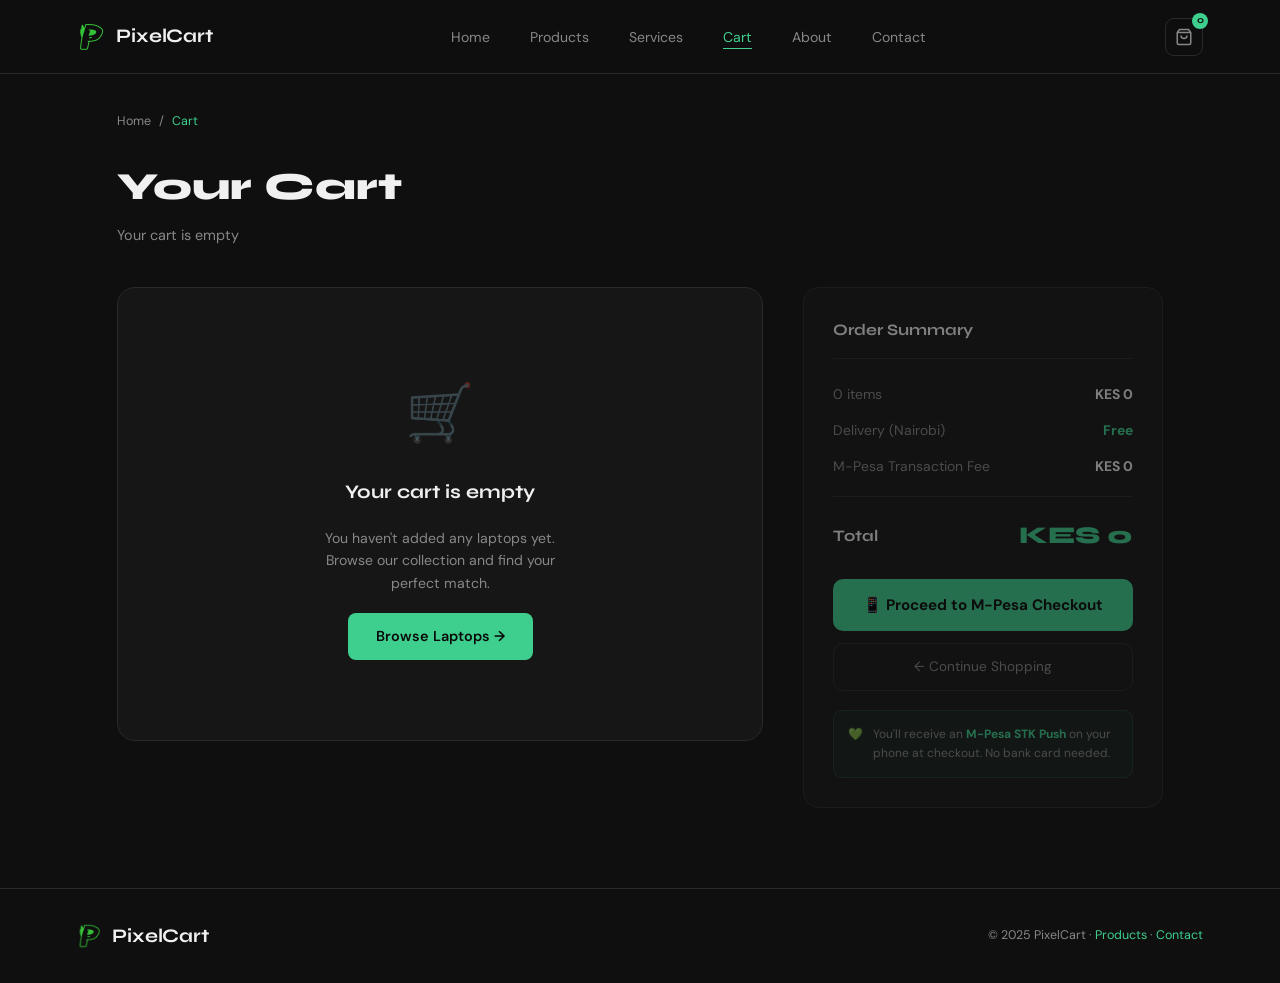
<file: cart.html>
<!DOCTYPE html>
<html lang="en">

<head>
    <meta charset="UTF-8" />
    <meta name="viewport" content="width=device-width, initial-scale=1.0" />
    <title>Cart — PixelCart</title>
    <link rel="icon" type="image/png" href="images/logo.png" />
    <link rel="preconnect" href="https://fonts.googleapis.com">
    <link
        href="https://fonts.googleapis.com/css2?family=Syne:wght@400;600;700;800&family=DM+Sans:wght@300;400;500&display=swap"
        rel="stylesheet">
    <link rel="stylesheet" href="css/style.css" />

    <style>
        /* ── PAGE ── */
        .cart-wrapper {
            padding: 7rem var(--spacing-xl) 5rem;
            max-width: 1200px;
            margin: 0 auto;
        }

        .breadcrumb {
            display: flex;
            align-items: center;
            gap: 0.5rem;
            font-family: var(--font-body);
            font-size: 0.78rem;
            color: var(--text-muted);
            margin-bottom: 1.5rem;
        }

        .breadcrumb a {
            color: var(--text-muted);
            text-decoration: none;
            transition: color 0.2s;
        }

        .breadcrumb a:hover {
            color: var(--green);
        }

        .breadcrumb span {
            color: var(--green);
        }

        .page-title {
            font-family: var(--font-display);
            font-size: clamp(1.8rem, 3vw, 2.5rem);
            font-weight: 800;
            color: var(--text-primary);
            margin-bottom: 0.4rem;
        }

        .page-sub {
            font-family: var(--font-body);
            color: var(--text-muted);
            font-size: 0.9rem;
            margin-bottom: 2.5rem;
        }

        /* ── LAYOUT ── */
        .cart-layout {
            display: grid;
            grid-template-columns: 1fr 360px;
            gap: 2.5rem;
            align-items: start;
        }

        /* ── EMPTY STATE ── */
        .empty-cart {
            display: none;
            flex-direction: column;
            align-items: center;
            text-align: center;
            padding: 5rem 2rem;
            gap: 1.2rem;
            background: var(--surface);
            border: 1px solid var(--border);
            border-radius: 18px;
        }

        .empty-cart.visible {
            display: flex;
        }

        .empty-icon {
            font-size: 3.5rem;
            opacity: 0.3;
        }

        .empty-cart h3 {
            font-family: var(--font-display);
            font-size: 1.2rem;
            color: var(--text-primary);
        }

        .empty-cart p {
            font-family: var(--font-body);
            font-size: 0.88rem;
            color: var(--text-muted);
            max-width: 280px;
        }

        .btn-browse {
            display: inline-flex;
            align-items: center;
            gap: 0.5rem;
            background: var(--green);
            color: #0a0a0a;
            font-family: var(--font-body);
            font-size: 0.9rem;
            font-weight: 600;
            padding: 0.75rem 1.75rem;
            border-radius: 8px;
            text-decoration: none;
            transition: transform 0.2s, box-shadow 0.2s;
        }

        .btn-browse:hover {
            transform: translateY(-2px);
            box-shadow: 0 8px 25px rgba(62, 207, 142, 0.3);
        }

        /* ── CART ITEMS LIST ── */
        .cart-items {
            display: flex;
            flex-direction: column;
            gap: 1rem;
        }

        .cart-item {
            background: var(--surface);
            border: 1px solid var(--border);
            border-radius: 16px;
            padding: 1.4rem;
            display: grid;
            grid-template-columns: 90px 1fr auto;
            gap: 1.4rem;
            align-items: center;
            transition: border-color 0.2s, opacity 0.3s, transform 0.3s;
            opacity: 0;
            transform: translateY(12px);
            animation: fadeUp 0.4s ease forwards;
        }

        .cart-item:hover {
            border-color: rgba(62, 207, 142, 0.2);
        }

        .cart-item.removing {
            opacity: 0;
            transform: translateX(-20px);
            pointer-events: none;
        }

        /* item image */
        .item-img {
            width: 90px;
            height: 70px;
            background: var(--surface-raised);
            border: 1px solid var(--border);
            border-radius: 10px;
            overflow: hidden;
            display: flex;
            align-items: center;
            justify-content: center;
        }

        .item-img img {
            width: 100%;
            height: 100%;
            object-fit: contain;
            padding: 0.3rem;
        }

        .item-img-placeholder {
            font-size: 1.8rem;
            opacity: 0.25;
        }

        /* item details */
        .item-details {}

        .item-brand {
            font-family: var(--font-body);
            font-size: 0.68rem;
            letter-spacing: 0.12em;
            text-transform: uppercase;
            color: var(--green);
            margin-bottom: 0.2rem;
        }

        .item-name {
            font-family: var(--font-display);
            font-size: 0.98rem;
            font-weight: 600;
            color: var(--text-primary);
            margin-bottom: 0.4rem;
            line-height: 1.3;
        }

        .item-unit-price {
            font-family: var(--font-body);
            font-size: 0.8rem;
            color: var(--text-muted);
        }

        .item-unit-price span {
            color: var(--green);
            font-weight: 500;
        }

        /* item controls */
        .item-controls {
            display: flex;
            flex-direction: column;
            align-items: flex-end;
            gap: 0.85rem;
        }

        .item-total {
            font-family: var(--font-display);
            font-size: 1.1rem;
            font-weight: 700;
            color: var(--green);
        }

        .qty-row {
            display: flex;
            align-items: center;
            background: var(--surface-raised);
            border: 1px solid var(--border);
            border-radius: 8px;
            overflow: hidden;
        }

        .qty-btn {
            width: 32px;
            height: 34px;
            display: flex;
            align-items: center;
            justify-content: center;
            background: transparent;
            border: none;
            color: var(--text-muted);
            font-size: 1rem;
            cursor: pointer;
            transition: color 0.2s, background 0.2s;
        }

        .qty-btn:hover {
            color: var(--green);
            background: rgba(62, 207, 142, 0.07);
        }

        .qty-btn:disabled {
            opacity: 0.3;
            cursor: not-allowed;
        }

        .qty-num {
            width: 32px;
            text-align: center;
            font-family: var(--font-display);
            font-size: 0.85rem;
            font-weight: 600;
            color: var(--text-primary);
        }

        .remove-btn {
            font-family: var(--font-body);
            font-size: 0.75rem;
            color: var(--text-muted);
            background: none;
            border: none;
            cursor: pointer;
            transition: color 0.2s;
            display: flex;
            align-items: center;
            gap: 0.3rem;
            padding: 0;
        }

        .remove-btn:hover {
            color: #ff5555;
        }

        /* ── ORDER SUMMARY ── */
        .order-summary {
            background: var(--surface);
            border: 1px solid var(--border);
            border-radius: 16px;
            padding: 1.8rem;
            position: sticky;
            top: 5.5rem;
        }

        .summary-title {
            font-family: var(--font-display);
            font-size: 1rem;
            font-weight: 700;
            color: var(--text-primary);
            margin-bottom: 1.5rem;
            padding-bottom: 1rem;
            border-bottom: 1px solid var(--border);
        }

        .summary-row {
            display: flex;
            justify-content: space-between;
            align-items: center;
            margin-bottom: 0.85rem;
        }

        .summary-row span {
            font-family: var(--font-body);
            font-size: 0.87rem;
            color: var(--text-muted);
        }

        .summary-row strong {
            font-family: var(--font-body);
            font-size: 0.87rem;
            color: var(--text-primary);
        }

        .summary-row strong.green {
            color: var(--green);
        }

        hr.summary-line {
            border: none;
            border-top: 1px solid var(--border);
            margin: 1.2rem 0;
        }

        .summary-total {
            display: flex;
            justify-content: space-between;
            align-items: center;
            margin-bottom: 1.5rem;
        }

        .summary-total span {
            font-family: var(--font-display);
            font-size: 1rem;
            font-weight: 700;
            color: var(--text-primary);
        }

        .summary-total strong {
            font-family: var(--font-display);
            font-size: 1.5rem;
            font-weight: 800;
            color: var(--green);
        }

        .btn-checkout {
            width: 100%;
            padding: 1rem;
            background: var(--green);
            color: #0a0a0a;
            font-family: var(--font-body);
            font-size: 0.95rem;
            font-weight: 700;
            border: none;
            border-radius: 10px;
            cursor: pointer;
            display: flex;
            align-items: center;
            justify-content: center;
            gap: 0.6rem;
            transition: transform 0.2s, box-shadow 0.2s;
            text-decoration: none;
            margin-bottom: 0.75rem;
        }

        .btn-checkout:hover {
            transform: translateY(-2px);
            box-shadow: 0 8px 30px rgba(62, 207, 142, 0.35);
        }

        .btn-checkout:disabled {
            opacity: 0.5;
            cursor: not-allowed;
            transform: none;
            box-shadow: none;
        }

        .btn-continue {
            width: 100%;
            padding: 0.75rem;
            display: flex;
            align-items: center;
            justify-content: center;
            background: transparent;
            border: 1px solid var(--border);
            color: var(--text-muted);
            font-family: var(--font-body);
            font-size: 0.85rem;
            border-radius: 10px;
            cursor: pointer;
            transition: border-color 0.2s, color 0.2s;
            text-decoration: none;
        }

        .btn-continue:hover {
            border-color: var(--green);
            color: var(--green);
        }

        .mpesa-note {
            display: flex;
            align-items: flex-start;
            gap: 0.6rem;
            margin-top: 1.2rem;
            padding: 0.9rem;
            background: rgba(62, 207, 142, 0.05);
            border: 1px solid rgba(62, 207, 142, 0.15);
            border-radius: 9px;
        }

        .mpesa-note span {
            font-family: var(--font-body);
            font-size: 0.75rem;
            color: var(--text-muted);
            line-height: 1.55;
        }

        .mpesa-note strong {
            color: var(--green);
        }

        /* ── TOAST ALERT ── */
        .cart-alert {
            display: none;
            align-items: center;
            gap: 0.75rem;
            padding: 1rem 1.4rem;
            background: rgba(255, 85, 85, 0.1);
            border: 1px solid rgba(255, 85, 85, 0.3);
            border-radius: 10px;
            margin-bottom: 1.5rem;
            font-family: var(--font-body);
            font-size: 0.85rem;
            color: #ff7070;
        }

        .cart-alert.visible {
            display: flex;
        }

        /* ── ANIMATIONS ── */
        @keyframes fadeUp {
            to {
                opacity: 1;
                transform: translateY(0);
            }
        }

        /* ── RESPONSIVE ── */
        @media(max-width:900px) {
            .cart-layout {
                grid-template-columns: 1fr;
            }

            .order-summary {
                position: static;
            }
        }

        @media(max-width:600px) {
            .cart-item {
                grid-template-columns: 70px 1fr;
            }

            .item-controls {
                grid-column: 1/-1;
                flex-direction: row;
                justify-content: space-between;
                align-items: center;
            }
        }
    </style>
</head>

<body>

    <!-- ══ NAVBAR ══ -->
    <nav class="navbar">
        <a href="index.html" class="nav-logo">
            <img src="images/logo.png" alt="PixelCart Logo"
                style="width:30px;height:30px;object-fit:contain;border-radius:7px;">
            PixelCart
        </a>
        <ul class="nav-links">
            <li><a href="index.html">Home</a></li>
            <li><a href="products.html">Products</a></li>
            <li><a href="services.html">Services</a></li>
            <li><a href="cart.html" class="active">Cart</a></li>
            <li><a href="about.html">About</a></li>
            <li><a href="contact.html">Contact</a></li>
        </ul>
        <div class="nav-actions">
            <a href="cart.html" class="nav-cart" title="View Cart">
                <svg width="18" height="18" viewBox="0 0 24 24" fill="none" stroke="currentColor" stroke-width="2">
                    <path d="M6 2L3 6v14a2 2 0 002 2h14a2 2 0 002-2V6l-3-4z" />
                    <line x1="3" y1="6" x2="21" y2="6" />
                    <path d="M16 10a4 4 0 01-8 0" />
                </svg>
                <span class="cart-count" id="cartCount">0</span>
            </a>
        </div>
    </nav>

    <!-- ══ CART ══ -->
    <div class="cart-wrapper">
        <div class="breadcrumb">
            <a href="index.html">Home</a> / <span>Cart</span>
        </div>

        <h1 class="page-title">Your Cart</h1>
        <p class="page-sub" id="cartSubtitle">Review your items before checkout</p>

        <!-- Validation alert -->
        <div class="cart-alert" id="cartAlert">
            ⚠️ Your cart is empty. Add a laptop before proceeding to checkout.
        </div>

        <div class="cart-layout">

            <!-- LEFT — ITEMS -->
            <div>
                <!-- Empty state -->
                <div class="empty-cart" id="emptyCart">
                    <div class="empty-icon">🛒</div>
                    <h3>Your cart is empty</h3>
                    <p>You haven't added any laptops yet. Browse our collection and find your perfect match.</p>
                    <a href="products.html" class="btn-browse">Browse Laptops →</a>
                </div>

                <!-- Cart items rendered by JS -->
                <div class="cart-items" id="cartItems"></div>
            </div>

            <!-- RIGHT — SUMMARY -->
            <div class="order-summary" id="orderSummary">
                <div class="summary-title">Order Summary</div>

                <div class="summary-row">
                    <span id="itemCountLabel">0 items</span>
                    <strong id="subtotalAmt">KES 0</strong>
                </div>
                <div class="summary-row">
                    <span>Delivery (Nairobi)</span>
                    <strong class="green">Free</strong>
                </div>
                <div class="summary-row">
                    <span>M-Pesa Transaction Fee</span>
                    <strong>KES 0</strong>
                </div>

                <hr class="summary-line">

                <div class="summary-total">
                    <span>Total</span>
                    <strong id="totalAmt">KES 0</strong>
                </div>

                <button class="btn-checkout" id="checkoutBtn" onclick="goToCheckout()">
                    📱 Proceed to M-Pesa Checkout
                </button>
                <a href="products.html" class="btn-continue">← Continue Shopping</a>

                <div class="mpesa-note">
                    <span>💚</span>
                    <span>You'll receive an <strong>M-Pesa STK Push</strong> on your phone at checkout. No bank card
                        needed.</span>
                </div>
            </div>

        </div>
    </div>

    <!-- ══ FOOTER ══ -->
    <footer
        style="border-top:1px solid var(--border);padding:2rem var(--spacing-xl);display:flex;justify-content:space-between;align-items:center;flex-wrap:wrap;gap:1rem;">
        <a href="index.html" class="nav-logo">
            <img src="images/logo.png" alt="PixelCart"
                style="width:26px;height:26px;object-fit:contain;border-radius:6px;">
            PixelCart
        </a>
        <p style="font-family:var(--font-body);font-size:.78rem;color:var(--text-muted);">
            © 2025 PixelCart ·
            <a href="products.html" style="color:var(--green);text-decoration:none;">Products</a> ·
            <a href="contact.html" style="color:var(--green);text-decoration:none;">Contact</a>
        </p>
    </footer>

    <script src="js/main.js"></script>
    <script>
        /* ════════════════════════════
           CART PAGE SCRIPT
        ════════════════════════════ */

        // Product image map — matches product IDs to image files
        const productImages = {
            'macbook-pro-14': 'images/laptop-1.jpg',
            'macbook-air-15': 'images/laptop-2.jpg',
            'dell-xps-15': 'images/laptop-3.jpg',
            'dell-inspiron-15': 'images/laptop-4.jpg',
            'lenovo-thinkpad-x1': 'images/laptop-5.jpg',
            'lenovo-ideapad-5': 'images/laptop-6.jpg',
            'hp-spectre-x360': 'images/laptop-7.jpg',
            'hp-elitebook-840': 'images/laptop-8.jpg',
            'asus-rog-g14': 'images/laptop-9.jpg',
            'asus-vivobook-15': 'images/laptop-10.jpg',
            'microsoft-surface-5': 'images/laptop-11.jpg',
            'acer-swift-3': 'images/laptop-12.jpg'
        };

        // Brand map for display
        const productBrands = {
            'macbook-pro-14': 'Apple',
            'macbook-air-15': 'Apple',
            'dell-xps-15': 'Dell',
            'dell-inspiron-15': 'Dell',
            'lenovo-thinkpad-x1': 'Lenovo',
            'lenovo-ideapad-5': 'Lenovo',
            'hp-spectre-x360': 'HP',
            'hp-elitebook-840': 'HP',
            'asus-rog-g14': 'Asus ROG',
            'asus-vivobook-15': 'Asus',
            'microsoft-surface-5': 'Microsoft',
            'acer-swift-3': 'Acer'
        };

        const MAX_QTY = 5;

        /* ── Render the cart ── */
        function renderCart() {
            const cart = Cart.get();
            const container = document.getElementById('cartItems');
            const empty = document.getElementById('emptyCart');
            const summary = document.getElementById('orderSummary');
            const subtitle = document.getElementById('cartSubtitle');

            container.innerHTML = '';

            if (cart.length === 0) {
                empty.classList.add('visible');
                summary.style.opacity = '0.5';
                summary.style.pointerEvents = 'none';
                subtitle.textContent = 'Your cart is empty';
                updateSummary(cart);
                Cart.updateBadge();
                return;
            }

            empty.classList.remove('visible');
            summary.style.opacity = '1';
            summary.style.pointerEvents = 'auto';
            subtitle.textContent = `You have ${cart.length} item${cart.length > 1 ? 's' : ''} in your cart`;

            cart.forEach((item, index) => {
                const qty = item.qty || 1;
                const total = item.price * qty;
                const imgSrc = productImages[item.id] || null;
                const brand = productBrands[item.id] || '';
                const imgHTML = imgSrc
                    ? `<img src="${imgSrc}" alt="${item.name}"/>`
                    : `<div class="item-img-placeholder">💻</div>`;

                const el = document.createElement('div');
                el.className = 'cart-item';
                el.id = `cart-item-${item.id}`;
                el.style.animationDelay = (index * 0.07) + 's';
                el.innerHTML = `
          <div class="item-img">${imgHTML}</div>
          <div class="item-details">
            <div class="item-brand">${brand}</div>
            <div class="item-name">${item.name}</div>
            <div class="item-unit-price">
              Unit price: <span>KES ${item.price.toLocaleString()}</span>
            </div>
          </div>
          <div class="item-controls">
            <div class="item-total" id="total-${item.id}">
              KES ${total.toLocaleString()}
            </div>
            <div class="qty-row">
              <button class="qty-btn" onclick="changeQty('${item.id}', -1)"
                ${qty <= 1 ? 'disabled' : ''}>−</button>
              <div class="qty-num" id="qty-${item.id}">${qty}</div>
              <button class="qty-btn" onclick="changeQty('${item.id}', 1)"
                ${qty >= MAX_QTY ? 'disabled' : ''}>+</button>
            </div>
            <button class="remove-btn" onclick="removeItem('${item.id}')">
              🗑 Remove
            </button>
          </div>`;
                container.appendChild(el);
            });

            updateSummary(cart);
            Cart.updateBadge();
        }

        /* ── Update order summary ── */
        function updateSummary(cart) {
            const subtotal = cart.reduce((sum, i) => sum + (i.price * (i.qty || 1)), 0);
            const count = cart.reduce((sum, i) => sum + (i.qty || 1), 0);

            document.getElementById('subtotalAmt').textContent = 'KES ' + subtotal.toLocaleString();
            document.getElementById('totalAmt').textContent = 'KES ' + subtotal.toLocaleString();
            document.getElementById('itemCountLabel').textContent =
                count + ' item' + (count !== 1 ? 's' : '');
        }

        /* ── Change quantity ── */
        function changeQty(id, delta) {
            const cart = Cart.get();
            const item = cart.find(i => i.id === id);
            if (!item) return;

            const newQty = Math.min(MAX_QTY, Math.max(1, (item.qty || 1) + delta));
            item.qty = newQty;
            Cart.save(cart);

            // Update qty display
            const qtyEl = document.getElementById('qty-' + id);
            const totalEl = document.getElementById('total-' + id);
            const row = document.getElementById('cart-item-' + id);

            if (qtyEl) qtyEl.textContent = newQty;
            if (totalEl) totalEl.textContent = 'KES ' + (item.price * newQty).toLocaleString();

            // Update button disabled states
            if (row) {
                const btns = row.querySelectorAll('.qty-btn');
                btns[0].disabled = newQty <= 1;
                btns[1].disabled = newQty >= MAX_QTY;
            }

            updateSummary(Cart.get());
            Cart.updateBadge();

            // Max qty reached — show toast
            if (newQty >= MAX_QTY && delta > 0) {
                Cart.showToast('Maximum quantity of ' + MAX_QTY + ' reached');
            }
        }

        /* ── Remove item ── */
        function removeItem(id) {
            const el = document.getElementById('cart-item-' + id);
            if (el) {
                el.classList.add('removing');
                setTimeout(() => {
                    Cart.remove(id);
                    renderCart();
                }, 300);
            }
        }

        /* ── Checkout validation ── */
        function goToCheckout() {
            const cart = Cart.get();
            const alert = document.getElementById('cartAlert');

            if (cart.length === 0) {
                alert.classList.add('visible');
                setTimeout(() => alert.classList.remove('visible'), 3500);
                return;
            }

            window.location.href = 'checkout.html';
        }

        /* ── Navbar scroll ── */
        window.addEventListener('scroll', () => {
            document.querySelector('.navbar').style.borderBottomColor =
                window.scrollY > 20 ? 'rgba(62,207,142,0.15)' : 'var(--border)';
        });

        /* ── Init ── */
        renderCart();
    </script>

</body>

</html>
</file>
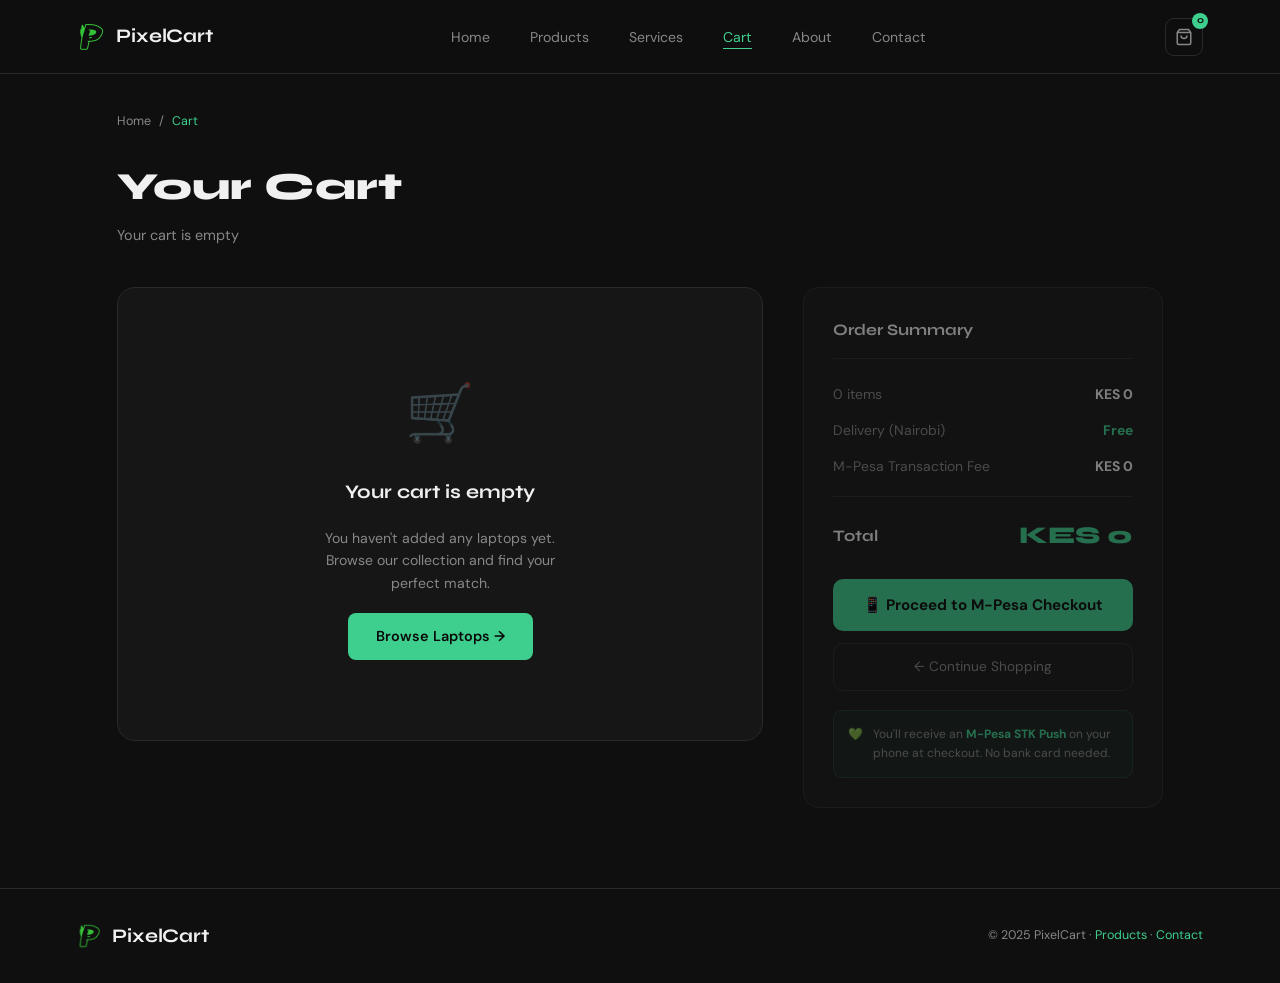
<file: checkout.html>
<!DOCTYPE html>
<html lang="en">

<head>
    <meta charset="UTF-8" />
    <meta name="viewport" content="width=device-width, initial-scale=1.0" />
    <title>Checkout — PixelCart</title>
    <link rel="icon" type="image/png" href="images/logo.png" />
    <link rel="preconnect" href="https://fonts.googleapis.com">
    <link
        href="https://fonts.googleapis.com/css2?family=Syne:wght@400;600;700;800&family=DM+Sans:wght@300;400;500&display=swap"
        rel="stylesheet">
    <link rel="stylesheet" href="css/style.css" />

    <style>
        .checkout-wrapper {
            padding: 7rem var(--spacing-xl) 5rem;
            max-width: 1100px;
            margin: 0 auto;
        }

        .breadcrumb {
            display: flex;
            align-items: center;
            gap: 0.5rem;
            font-family: var(--font-body);
            font-size: 0.78rem;
            color: var(--text-muted);
            margin-bottom: 1.5rem;
        }

        .breadcrumb a {
            color: var(--text-muted);
            text-decoration: none;
            transition: color 0.2s;
        }

        .breadcrumb a:hover {
            color: var(--green);
        }

        .breadcrumb span {
            color: var(--green);
        }

        .page-title {
            font-family: var(--font-display);
            font-size: clamp(1.8rem, 3vw, 2.4rem);
            font-weight: 800;
            color: var(--text-primary);
            margin-bottom: 0.4rem;
        }

        .page-sub {
            font-family: var(--font-body);
            color: var(--text-muted);
            font-size: 0.9rem;
            margin-bottom: 2.5rem;
        }

        /* STEPS */
        .steps {
            display: flex;
            align-items: center;
            gap: 0;
            margin-bottom: 3rem;
        }

        .step {
            display: flex;
            align-items: center;
            gap: 0.6rem;
            font-family: var(--font-body);
            font-size: 0.82rem;
            color: var(--text-muted);
        }

        .step-num {
            width: 28px;
            height: 28px;
            border-radius: 50%;
            border: 1px solid var(--border);
            display: flex;
            align-items: center;
            justify-content: center;
            font-family: var(--font-display);
            font-size: 0.75rem;
            font-weight: 700;
            transition: all 0.2s;
        }

        .step.done .step-num {
            background: rgba(62, 207, 142, 0.15);
            border-color: var(--green);
            color: var(--green);
        }

        .step.active .step-num {
            background: var(--green);
            border-color: var(--green);
            color: #0a0a0a;
        }

        .step.active {
            color: var(--text-primary);
        }

        .step-line {
            flex: 1;
            height: 1px;
            background: var(--border);
            margin: 0 1rem;
            max-width: 80px;
        }

        /* LAYOUT */
        .checkout-layout {
            display: grid;
            grid-template-columns: 1fr 360px;
            gap: 2.5rem;
            align-items: start;
        }

        /* FORM SECTIONS */
        .form-section {
            background: var(--surface);
            border: 1px solid var(--border);
            border-radius: 16px;
            padding: 2rem;
            margin-bottom: 1.5rem;
        }

        .form-section-title {
            font-family: var(--font-display);
            font-size: 0.95rem;
            font-weight: 700;
            color: var(--text-primary);
            margin-bottom: 1.5rem;
            padding-bottom: 0.9rem;
            border-bottom: 1px solid var(--border);
            display: flex;
            align-items: center;
            gap: 0.6rem;
        }

        .fs-icon {
            width: 32px;
            height: 32px;
            background: rgba(62, 207, 142, 0.1);
            border-radius: 8px;
            display: flex;
            align-items: center;
            justify-content: center;
            font-size: 0.9rem;
        }

        .form-row {
            display: grid;
            grid-template-columns: 1fr 1fr;
            gap: 1rem;
        }

        .form-group {
            display: flex;
            flex-direction: column;
            gap: 0.4rem;
            margin-bottom: 1rem;
        }

        .form-label {
            font-family: var(--font-body);
            font-size: 0.78rem;
            color: var(--text-muted);
            font-weight: 500;
        }

        .form-label .req {
            color: var(--green);
        }

        .form-input,
        .form-select {
            background: var(--bg);
            border: 1px solid var(--border);
            border-radius: 9px;
            padding: 0.78rem 1rem;
            font-family: var(--font-body);
            font-size: 0.88rem;
            color: var(--text-primary);
            outline: none;
            transition: border-color 0.2s, box-shadow 0.2s;
            width: 100%;
        }

        .form-input:focus,
        .form-select:focus {
            border-color: var(--green);
            box-shadow: 0 0 0 3px rgba(62, 207, 142, 0.1);
        }

        .form-input::placeholder {
            color: var(--text-muted);
            opacity: 0.5;
        }

        .form-input.error {
            border-color: #ff5555 !important;
        }

        .field-error {
            font-family: var(--font-body);
            font-size: 0.72rem;
            color: #ff5555;
            display: none;
        }

        .field-error.show {
            display: block;
        }

        /* MPESA BOX */
        .mpesa-box {
            background: rgba(62, 207, 142, 0.04);
            border: 1px solid rgba(62, 207, 142, 0.2);
            border-radius: 12px;
            padding: 1.4rem;
        }

        .mpesa-header {
            display: flex;
            align-items: center;
            gap: 0.75rem;
            margin-bottom: 1rem;
        }

        .mpesa-logo {
            width: 40px;
            height: 40px;
            background: var(--green);
            border-radius: 9px;
            display: flex;
            align-items: center;
            justify-content: center;
            font-size: 1.1rem;
        }

        .mpesa-header strong {
            display: block;
            font-family: var(--font-display);
            font-size: 0.9rem;
            color: var(--text-primary);
        }

        .mpesa-header span {
            font-family: var(--font-body);
            font-size: 0.78rem;
            color: var(--text-muted);
        }

        .phone-wrap {
            display: flex;
            gap: 0.5rem;
        }

        .phone-prefix {
            background: var(--surface-raised);
            border: 1px solid var(--border);
            border-radius: 9px;
            padding: 0.78rem 1rem;
            font-family: var(--font-display);
            font-size: 0.88rem;
            color: var(--text-primary);
            white-space: nowrap;
            display: flex;
            align-items: center;
        }

        .phone-wrap .form-input {
            flex: 1;
        }

        .mpesa-hint {
            font-family: var(--font-body);
            font-size: 0.75rem;
            color: var(--text-muted);
            margin-top: 0.6rem;
            line-height: 1.55;
        }

        .mpesa-hint strong {
            color: var(--green);
        }

        /* WAITING STATE */
        .mpesa-waiting {
            display: none;
            flex-direction: column;
            align-items: center;
            text-align: center;
            padding: 2.5rem 1rem;
            gap: 1rem;
        }

        .mpesa-waiting.visible {
            display: flex;
        }

        .spinner {
            width: 52px;
            height: 52px;
            border: 3px solid rgba(62, 207, 142, 0.15);
            border-top-color: var(--green);
            border-radius: 50%;
            animation: spin 0.8s linear infinite;
        }

        @keyframes spin {
            to {
                transform: rotate(360deg);
            }
        }

        .mpesa-waiting h3 {
            font-family: var(--font-display);
            font-size: 1rem;
            color: var(--text-primary);
        }

        .mpesa-waiting p {
            font-family: var(--font-body);
            font-size: 0.85rem;
            color: var(--text-muted);
            max-width: 260px;
            line-height: 1.6;
        }

        .waiting-phone {
            font-family: var(--font-display);
            font-size: 1.1rem;
            color: var(--green);
            font-weight: 700;
        }

        .cancel-link {
            font-family: var(--font-body);
            font-size: 0.78rem;
            color: var(--text-muted);
            cursor: pointer;
            text-decoration: underline;
            background: none;
            border: none;
            margin-top: 0.5rem;
        }

        .cancel-link:hover {
            color: #ff5555;
        }

        /* SUCCESS STATE */
        .checkout-success {
            display: none;
            flex-direction: column;
            align-items: center;
            text-align: center;
            padding: 4rem 2rem;
            gap: 1.2rem;
            background: var(--surface);
            border: 1px solid rgba(62, 207, 142, 0.2);
            border-radius: 18px;
        }

        .checkout-success.visible {
            display: flex;
        }

        .success-ring {
            width: 72px;
            height: 72px;
            background: rgba(62, 207, 142, 0.1);
            border-radius: 50%;
            display: flex;
            align-items: center;
            justify-content: center;
            font-size: 2rem;
            animation: popIn 0.4s ease;
        }

        @keyframes popIn {
            from {
                transform: scale(0);
            }

            to {
                transform: scale(1);
            }
        }

        .checkout-success h2 {
            font-family: var(--font-display);
            font-size: 1.5rem;
            font-weight: 700;
            color: var(--text-primary);
        }

        .checkout-success p {
            font-family: var(--font-body);
            font-size: 0.9rem;
            color: var(--text-muted);
            max-width: 320px;
            line-height: 1.65;
        }

        .success-code {
            background: var(--surface-raised);
            border: 1px solid var(--border);
            border-radius: 10px;
            padding: 0.85rem 1.5rem;
            font-family: var(--font-display);
            font-size: 1rem;
            color: var(--green);
            font-weight: 700;
        }

        .btn-success {
            display: inline-flex;
            align-items: center;
            gap: 0.5rem;
            background: var(--green);
            color: #0a0a0a;
            font-family: var(--font-body);
            font-size: 0.9rem;
            font-weight: 600;
            padding: 0.75rem 1.75rem;
            border-radius: 8px;
            text-decoration: none;
            transition: transform 0.2s;
        }

        .btn-success:hover {
            transform: translateY(-2px);
        }

        /* ORDER SUMMARY */
        .order-summary {
            background: var(--surface);
            border: 1px solid var(--border);
            border-radius: 16px;
            padding: 1.8rem;
            position: sticky;
            top: 5.5rem;
        }

        .summary-title {
            font-family: var(--font-display);
            font-size: 1rem;
            font-weight: 700;
            color: var(--text-primary);
            margin-bottom: 1.5rem;
            padding-bottom: 1rem;
            border-bottom: 1px solid var(--border);
        }

        .order-item {
            display: flex;
            justify-content: space-between;
            align-items: flex-start;
            margin-bottom: 1rem;
            gap: 0.5rem;
        }

        .order-item-left {
            display: flex;
            align-items: center;
            gap: 0.75rem;
        }

        .order-thumb {
            width: 38px;
            height: 38px;
            background: var(--surface-raised);
            border: 1px solid var(--border);
            border-radius: 7px;
            overflow: hidden;
            flex-shrink: 0;
            display: flex;
            align-items: center;
            justify-content: center;
        }

        .order-thumb img {
            width: 100%;
            height: 100%;
            object-fit: contain;
            padding: 2px;
        }

        .order-thumb-placeholder {
            font-size: 1rem;
            opacity: 0.3;
        }

        .order-item-name {
            font-family: var(--font-body);
            font-size: 0.8rem;
            color: var(--text-primary);
            line-height: 1.4;
        }

        .order-item-qty {
            font-family: var(--font-body);
            font-size: 0.7rem;
            color: var(--text-muted);
        }

        .order-item-price {
            font-family: var(--font-display);
            font-size: 0.85rem;
            font-weight: 600;
            color: var(--text-primary);
            flex-shrink: 0;
        }

        hr.sum-line {
            border: none;
            border-top: 1px solid var(--border);
            margin: 1rem 0;
        }

        .sum-row {
            display: flex;
            justify-content: space-between;
            margin-bottom: 0.7rem;
        }

        .sum-row span {
            font-family: var(--font-body);
            font-size: 0.85rem;
            color: var(--text-muted);
        }

        .sum-row strong {
            font-family: var(--font-body);
            font-size: 0.85rem;
            color: var(--text-primary);
        }

        .sum-row strong.green {
            color: var(--green);
        }

        .sum-total {
            display: flex;
            justify-content: space-between;
            align-items: center;
            margin: 1rem 0;
        }

        .sum-total span {
            font-family: var(--font-display);
            font-size: 0.95rem;
            font-weight: 700;
            color: var(--text-primary);
        }

        .sum-total strong {
            font-family: var(--font-display);
            font-size: 1.5rem;
            font-weight: 800;
            color: var(--green);
        }

        .btn-pay {
            width: 100%;
            padding: 1rem;
            background: var(--green);
            color: #0a0a0a;
            font-family: var(--font-body);
            font-size: 1rem;
            font-weight: 700;
            border: none;
            border-radius: 10px;
            cursor: pointer;
            display: flex;
            align-items: center;
            justify-content: center;
            gap: 0.5rem;
            transition: transform 0.2s, box-shadow 0.2s;
        }

        .btn-pay:hover {
            transform: translateY(-2px);
            box-shadow: 0 8px 30px rgba(62, 207, 142, 0.35);
        }

        .btn-pay:disabled {
            opacity: 0.5;
            cursor: not-allowed;
            transform: none;
            box-shadow: none;
        }

        .secure-note {
            font-family: var(--font-body);
            font-size: 0.72rem;
            color: var(--text-muted);
            text-align: center;
            margin-top: 0.75rem;
        }

        .secure-note strong {
            color: var(--green);
        }

        @keyframes fadeUp {
            to {
                opacity: 1;
                transform: translateY(0);
            }
        }

        @keyframes toastIn {
            from {
                opacity: 0;
                transform: translateX(-50%) translateY(10px);
            }

            to {
                opacity: 1;
                transform: translateX(-50%) translateY(0);
            }
        }

        @media(max-width:900px) {
            .checkout-layout {
                grid-template-columns: 1fr;
            }

            .order-summary {
                position: static;
            }
        }

        @media(max-width:640px) {
            .form-row {
                grid-template-columns: 1fr;
            }

            .steps {
                flex-wrap: wrap;
                gap: 0.5rem;
            }

            .step-line {
                display: none;
            }
        }
    </style>
</head>

<body>

    <nav class="navbar">
        <a href="index.html" class="nav-logo">
            <img src="images/logo.png" alt="PixelCart Logo"
                style="width:30px;height:30px;object-fit:contain;border-radius:7px;">
            PixelCart
        </a>
        <ul class="nav-links">
            <li><a href="index.html">Home</a></li>
            <li><a href="products.html">Products</a></li>
            <li><a href="services.html">Services</a></li>
            <li><a href="cart.html">Cart</a></li>
            <li><a href="about.html">About</a></li>
            <li><a href="contact.html">Contact</a></li>
        </ul>
        <div class="nav-actions">
            <a href="cart.html" class="nav-cart">
                <svg width="18" height="18" viewBox="0 0 24 24" fill="none" stroke="currentColor" stroke-width="2">
                    <path d="M6 2L3 6v14a2 2 0 002 2h14a2 2 0 002-2V6l-3-4z" />
                    <line x1="3" y1="6" x2="21" y2="6" />
                    <path d="M16 10a4 4 0 01-8 0" />
                </svg>
                <span class="cart-count" id="cartCount">0</span>
            </a>
        </div>
    </nav>

    <div class="checkout-wrapper">
        <div class="breadcrumb">
            <a href="index.html">Home</a> /
            <a href="cart.html">Cart</a> /
            <span>Checkout</span>
        </div>

        <h1 class="page-title">Checkout</h1>
        <p class="page-sub">Complete your order — payment via M-Pesa</p>

        <!-- STEPS -->
        <div class="steps">
            <div class="step done">
                <div class="step-num">✓</div><span>Cart</span>
            </div>
            <div class="step-line"></div>
            <div class="step active">
                <div class="step-num">2</div><span>Details</span>
            </div>
            <div class="step-line"></div>
            <div class="step">
                <div class="step-num">3</div><span>Payment</span>
            </div>
            <div class="step-line"></div>
            <div class="step">
                <div class="step-num">4</div><span>Confirmation</span>
            </div>
        </div>

        <!-- SUCCESS STATE — shown after payment confirmed -->
        <div class="checkout-success" id="checkoutSuccess">
            <div class="success-ring">✅</div>
            <h2>Payment Confirmed!</h2>
            <p>Your order has been placed successfully. We'll contact you shortly to arrange delivery.</p>
            <div class="success-code" id="successCode">M-Pesa Code: Loading...</div>
            <p style="font-size:0.82rem;">Check your M-Pesa SMS for the transaction receipt.</p>
            <a href="products.html" class="btn-success">Continue Shopping →</a>
        </div>

        <!-- MAIN LAYOUT -->
        <div class="checkout-layout" id="checkoutLayout">

            <!-- LEFT — FORM -->
            <div>

                <!-- Delivery Details -->
                <div class="form-section">
                    <div class="form-section-title">
                        <div class="fs-icon">📦</div>Delivery Details
                    </div>

                    <div class="form-row">
                        <div class="form-group">
                            <label class="form-label">First Name <span class="req">*</span></label>
                            <input class="form-input" type="text" id="fname" placeholder="John" />
                            <span class="field-error" id="fnameErr">Enter your first name</span>
                        </div>
                        <div class="form-group">
                            <label class="form-label">Last Name <span class="req">*</span></label>
                            <input class="form-input" type="text" id="lname" placeholder="Doe" />
                            <span class="field-error" id="lnameErr">Enter your last name</span>
                        </div>
                    </div>

                    <div class="form-group">
                        <label class="form-label">Email Address <span class="req">*</span></label>
                        <input class="form-input" type="email" id="email" placeholder="john@example.com" />
                        <span class="field-error" id="emailErr">Enter a valid email address</span>
                    </div>

                    <div class="form-group">
                        <label class="form-label">Delivery Address <span class="req">*</span></label>
                        <input class="form-input" type="text" id="address" placeholder="e.g. Westlands, Nairobi" />
                        <span class="field-error" id="addressErr">Enter your delivery address</span>
                    </div>

                    <div class="form-row">
                        <div class="form-group">
                            <label class="form-label">Town / City</label>
                            <input class="form-input" type="text" id="city" placeholder="Nairobi" />
                        </div>
                        <div class="form-group">
                            <label class="form-label">Phone (for delivery) <span class="req">*</span></label>
                            <input class="form-input" type="tel" id="deliveryPhone" placeholder="0708374149" />
                            <span class="field-error" id="dPhoneErr">Enter a valid phone number</span>
                        </div>
                    </div>
                </div>

                <!-- M-Pesa Payment -->
                <div class="form-section">
                    <div class="form-section-title">
                        <div class="fs-icon">📱</div>M-Pesa Payment
                    </div>

                    <!-- Payment form -->
                    <div id="mpesaForm">
                        <div class="mpesa-box">
                            <div class="mpesa-header">
                                <div class="mpesa-logo">💚</div>
                                <div>
                                    <strong>Pay via M-Pesa STK Push</strong>
                                    <span>Enter your Safaricom number below</span>
                                </div>
                            </div>
                            <div class="form-group" style="margin:0;">
                                <label class="form-label">M-Pesa Phone Number <span class="req">*</span></label>
                                <div class="phone-wrap">
                                    <div class="phone-prefix">🇰🇪 +254</div>
                                    <input class="form-input" type="tel" id="mpesaPhone" placeholder="712 345 678"
                                        maxlength="9" />
                                </div>
                                <span class="field-error" id="mpesaErr">Enter a valid Safaricom number (9 digits)</span>
                            </div>
                            <div class="mpesa-hint">
                                A payment prompt will be sent to your phone. Enter your <strong>M-Pesa PIN</strong> to
                                confirm.
                                Your order is placed instantly once payment is received.
                            </div>
                        </div>
                    </div>

                    <!-- Waiting state -->
                    <div class="mpesa-waiting" id="mpesaWaiting">
                        <div class="spinner"></div>
                        <h3>Waiting for M-Pesa confirmation...</h3>
                        <div class="waiting-phone" id="waitingPhone">+254...</div>
                        <p>Check your phone and enter your M-Pesa PIN to complete payment.</p>
                        <button class="cancel-link" onclick="cancelPayment()">Cancel and go back</button>
                    </div>
                </div>

            </div>

            <!-- RIGHT — ORDER SUMMARY -->
            <div class="order-summary">
                <div class="summary-title">Your Order</div>
                <div id="orderItems">
                    <!-- Rendered by JS from localStorage -->
                </div>
                <hr class="sum-line">
                <div class="sum-row">
                    <span>Subtotal</span>
                    <strong id="sumSubtotal">KES 0</strong>
                </div>
                <div class="sum-row">
                    <span>Delivery</span>
                    <strong class="green">Free</strong>
                </div>
                <div class="sum-row">
                    <span>Transaction Fee</span>
                    <strong>KES 0</strong>
                </div>
                <div class="sum-total">
                    <span>Total</span>
                    <strong id="sumTotal">KES 0</strong>
                </div>

                <button class="btn-pay" id="payBtn" onclick="initiatePayment()">
                    📱 Pay via M-Pesa
                </button>
                <p class="secure-note">🔒 Secured by <strong>Safaricom Daraja API</strong></p>
            </div>

        </div><!-- /checkout-layout -->
    </div>

    <!-- FOOTER -->
    <footer
        style="border-top:1px solid var(--border);padding:2rem var(--spacing-xl);display:flex;justify-content:space-between;align-items:center;flex-wrap:wrap;gap:1rem;">
        <a href="index.html" class="nav-logo">
            <img src="images/logo.png" alt="PixelCart"
                style="width:26px;height:26px;object-fit:contain;border-radius:6px;">
            PixelCart
        </a>
        <p style="font-family:var(--font-body);font-size:.78rem;color:var(--text-muted);">
            © 2025 PixelCart ·
            <a href="products.html" style="color:var(--green);text-decoration:none;">Products</a>
        </p>
    </footer>

    <script src="js/main.js"></script>
    <script>
        /* ════════════════════════════════
           CHECKOUT PAGE SCRIPT
        ════════════════════════════════ */

        Cart.updateBadge();

        // Image map
        const productImages = {
            'macbook-pro-14': 'images/laptop-1.jpg', 'macbook-air-15': 'images/laptop-2.jpg',
            'dell-xps-15': 'images/laptop-3.jpg', 'dell-inspiron-15': 'images/laptop-4.jpg',
            'lenovo-thinkpad-x1': 'images/laptop-5.jpg', 'lenovo-ideapad-5': 'images/laptop-6.jpg',
            'hp-spectre-x360': 'images/laptop-7.jpg', 'hp-elitebook-840': 'images/laptop-8.jpg',
            'asus-rog-g14': 'images/laptop-9.jpg', 'asus-vivobook-15': 'images/laptop-10.jpg',
            'microsoft-surface-5': 'images/laptop-11.jpg', 'acer-swift-3': 'images/laptop-12.jpg'
        };

        let pollInterval = null;
        let currentCheckoutId = null;

        /* ── Redirect if cart empty ── */
        const cartData = Cart.get();
        if (cartData.length === 0) {
            window.location.href = 'cart.html';
        }

        /* ── Render order summary ── */
        function renderSummary() {
            const cart = Cart.get();
            const container = document.getElementById('orderItems');
            let subtotal = 0;

            container.innerHTML = cart.map(item => {
                const total = item.price * (item.qty || 1);
                subtotal += total;
                const imgSrc = productImages[item.id];
                const thumb = imgSrc
                    ? `<img src="${imgSrc}" alt="${item.name}"/>`
                    : `<div class="order-thumb-placeholder">💻</div>`;

                return `
          <div class="order-item">
            <div class="order-item-left">
              <div class="order-thumb">${thumb}</div>
              <div>
                <div class="order-item-name">${item.name}</div>
                <div class="order-item-qty">Qty: ${item.qty || 1}</div>
              </div>
            </div>
            <div class="order-item-price">KES ${total.toLocaleString()}</div>
          </div>`;
            }).join('');

            document.getElementById('sumSubtotal').textContent = 'KES ' + subtotal.toLocaleString();
            document.getElementById('sumTotal').textContent = 'KES ' + subtotal.toLocaleString();

            // Update pay button with total
            document.getElementById('payBtn').innerHTML =
                `📱 Pay KES ${subtotal.toLocaleString()} via M-Pesa`;
        }

        renderSummary();

        /* ── Field validation helpers ── */
        function showErr(inputId, errId) {
            document.getElementById(inputId).classList.add('error');
            document.getElementById(errId).classList.add('show');
        }
        function clearErr(inputId, errId) {
            document.getElementById(inputId).classList.remove('error');
            document.getElementById(errId).classList.remove('show');
        }

        // Clear errors on input
        ['fname', 'lname', 'email', 'address', 'deliveryPhone', 'mpesaPhone'].forEach(id => {
            const el = document.getElementById(id);
            if (el) el.addEventListener('input', () => {
                el.classList.remove('error');
                const errEl = document.getElementById(id + 'Err') ||
                    document.getElementById('d' + id.charAt(0).toUpperCase() + id.slice(1) + 'Err');
                if (errEl) errEl.classList.remove('show');
            });
        });

        /* ── Validate form ── */
        function validateForm() {
            let valid = true;

            const fname = document.getElementById('fname').value.trim();
            const lname = document.getElementById('lname').value.trim();
            const email = document.getElementById('email').value.trim();
            const address = document.getElementById('address').value.trim();
            const dPhone = document.getElementById('deliveryPhone').value.trim();
            const mPhone = document.getElementById('mpesaPhone').value.trim();

            if (fname.length < 2) { showErr('fname', 'fnameErr'); valid = false; }
            if (lname.length < 2) { showErr('lname', 'lnameErr'); valid = false; }
            if (!/^[^\s@]+@[^\s@]+\.[^\s@]+$/.test(email)) { showErr('email', 'emailErr'); valid = false; }
            if (address.length < 5) { showErr('address', 'addressErr'); valid = false; }
            if (!/^0[17]\d{8}$/.test(dPhone.replace(/\s/g, ''))) { showErr('deliveryPhone', 'dPhoneErr'); valid = false; }
            if (!/^\d{9}$/.test(mPhone.replace(/\s/g, ''))) { showErr('mpesaPhone', 'mpesaErr'); valid = false; }

            return valid ? {
                fname, lname, email, address,
                city: document.getElementById('city').value.trim(),
                deliveryPhone: dPhone,
                mpesaPhone: '254' + mPhone.replace(/\s/g, '')
            } : null;
        }

        /* ── Initiate M-Pesa payment ── */
        async function initiatePayment() {
            const data = validateForm();
            if (!data) return;

            const cart = Cart.get();
            const subtotal = cart.reduce((s, i) => s + i.price * (i.qty || 1), 0);

            // Switch to waiting UI
            document.getElementById('mpesaForm').style.display = 'none';
            document.getElementById('mpesaWaiting').classList.add('visible');
            document.getElementById('waitingPhone').textContent = '+' + data.mpesaPhone;
            document.getElementById('payBtn').disabled = true;

            try {
                const res = await fetch('api/mpesa_stk.php', {
                    method: 'POST',
                    headers: { 'Content-Type': 'application/json' },
                    body: JSON.stringify({
                        phone: data.mpesaPhone,
                        amount: subtotal,
                        name: data.fname + ' ' + data.lname,
                        email: data.email,
                        address: data.address + (data.city ? ', ' + data.city : ''),
                        items: cart
                    })
                });

                const result = await res.json();

                if (result.success) {
                    currentCheckoutId = result.CheckoutRequestID;
                    // Start polling every 4 seconds
                    pollInterval = setInterval(() => pollPayment(currentCheckoutId), 4000);
                } else {
                    cancelPayment();
                    alert('M-Pesa request failed: ' + (result.error || 'Please try again'));
                }

            } catch (err) {
                cancelPayment();
                alert('Network error. Make sure XAMPP is running and try again.');
                console.error(err);
            }
        }

        /* ── Poll for payment confirmation ── */
        async function pollPayment(checkoutId) {
            try {
                const res = await fetch(`api/check_payment.php?id=${encodeURIComponent(checkoutId)}`);
                const result = await res.json();

                if (result.status === 'PAID') {
                    clearInterval(pollInterval);
                    showSuccess(result.mpesa_code);
                } else if (result.status === 'FAILED') {
                    clearInterval(pollInterval);
                    cancelPayment();
                    alert('Payment was not completed. Please try again.');
                }
                // If 'PENDING' — keep polling
            } catch (err) {
                console.error('Poll error:', err);
            }
        }

        /* ── Show success screen ── */
        function showSuccess(mpesaCode) {
            // Stop polling
            clearInterval(pollInterval);

            // Clear cart
            localStorage.removeItem('pixelcart_cart');
            Cart.updateBadge();

            // Hide checkout layout
            document.getElementById('checkoutLayout').style.display = 'none';

            // Show success screen
            const success = document.getElementById('checkoutSuccess');
            success.classList.add('visible');
            document.getElementById('successCode').textContent =
                'M-Pesa Code: ' + (mpesaCode || 'Confirmed');

            // Show toast
            showToast('✅ Payment confirmed! Order placed successfully.');

            // Scroll to top
            window.scrollTo({ top: 0, behavior: 'smooth' });
        }

        /* ── Toast notification ── */
        function showToast(msg) {
            const toast = document.createElement('div');
            toast.textContent = msg;
            toast.style.cssText = `
        position:fixed; bottom:2rem; left:50%; transform:translateX(-50%);
        z-index:9999; background:#161616;
        border:1px solid rgba(62,207,142,0.4);
        color:#f0f0f0; font-family:'DM Sans',sans-serif; font-size:0.88rem;
        padding:0.9rem 1.8rem; border-radius:10px;
        box-shadow:0 8px 30px rgba(0,0,0,0.5);
        animation:toastIn 0.3s ease;
        white-space:nowrap;
      `;
            document.body.appendChild(toast);
            setTimeout(() => {
                toast.style.opacity = '0';
                toast.style.transition = '0.3s';
                setTimeout(() => toast.remove(), 300);
            }, 4000);
        }

        /* ── Cancel payment ── */
        function cancelPayment() {
            clearInterval(pollInterval);
            document.getElementById('mpesaWaiting').classList.remove('visible');
            document.getElementById('mpesaForm').style.display = 'block';
            document.getElementById('payBtn').disabled = false;
        }

        /* ── Navbar scroll ── */
        window.addEventListener('scroll', () => {
            document.querySelector('.navbar').style.borderBottomColor =
                window.scrollY > 20 ? 'rgba(62,207,142,0.15)' : 'var(--border)';
        });
    </script>

</body>

</html>
</file>
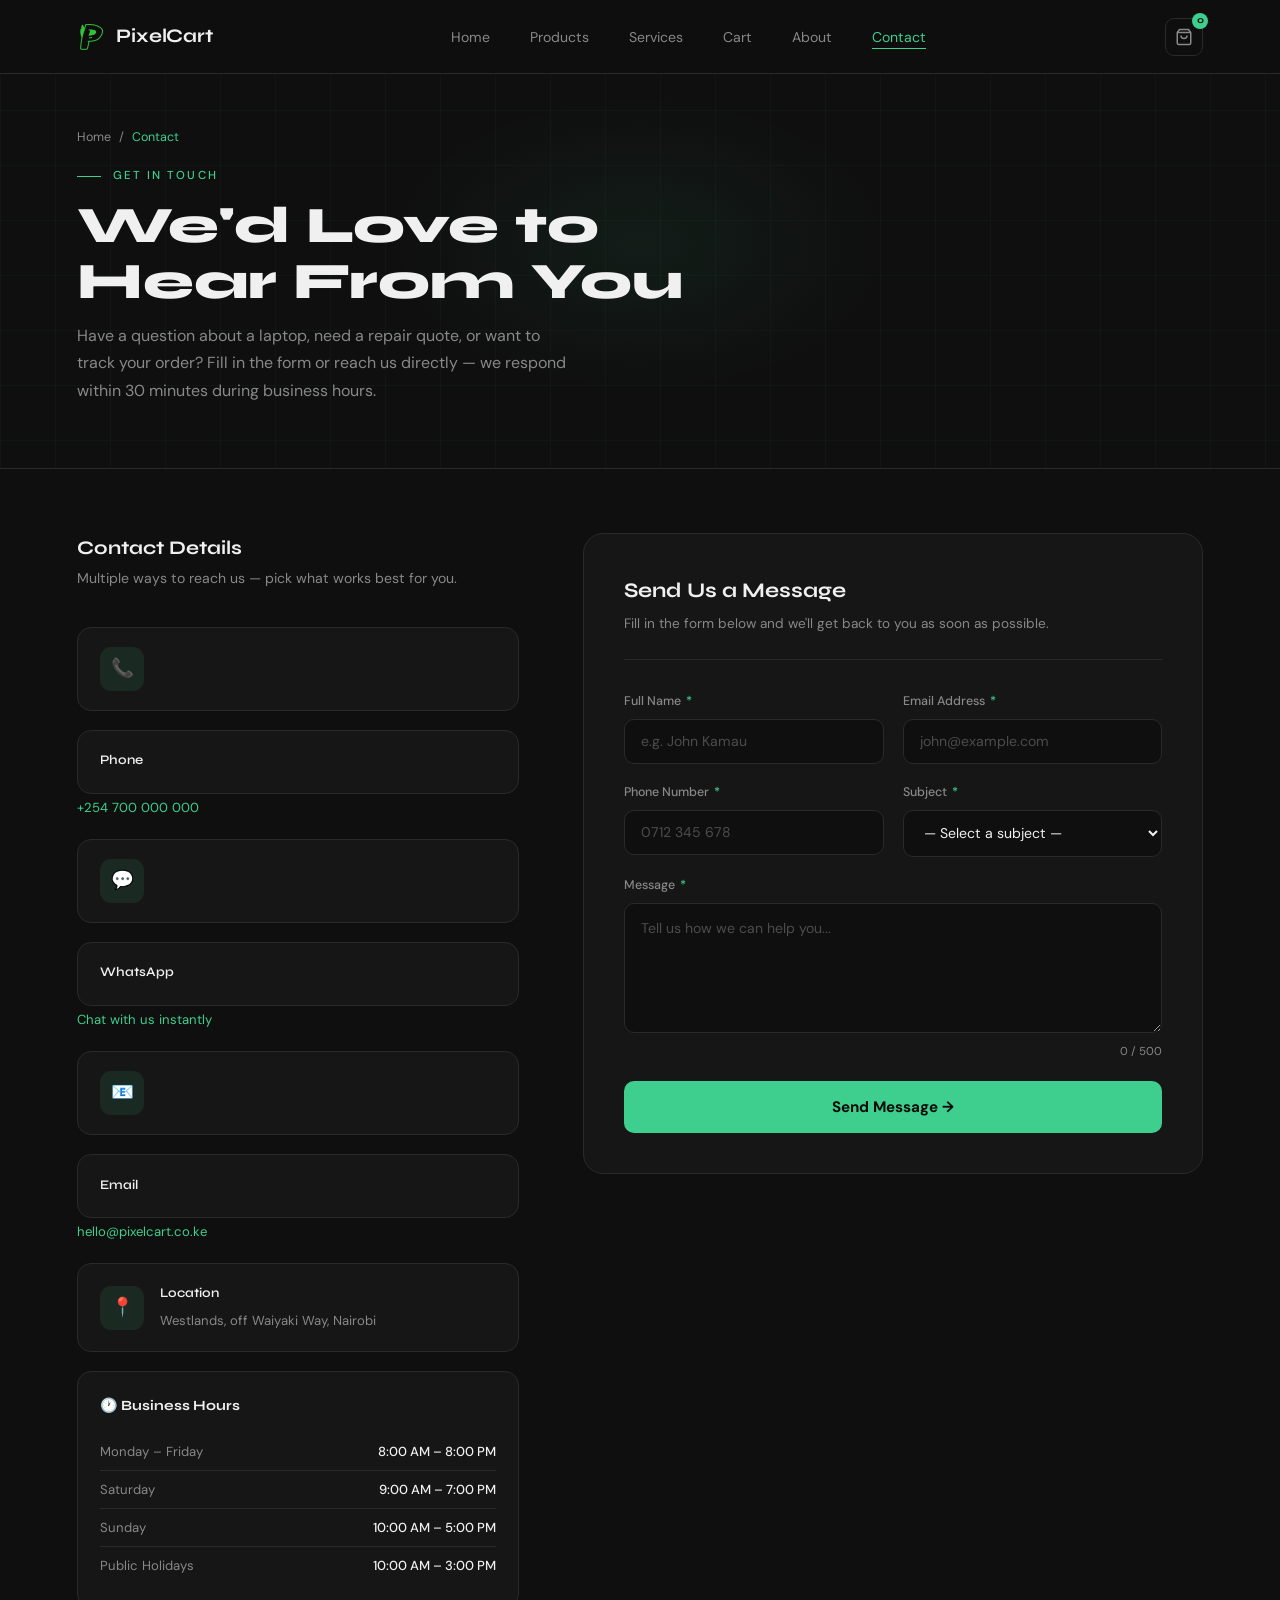
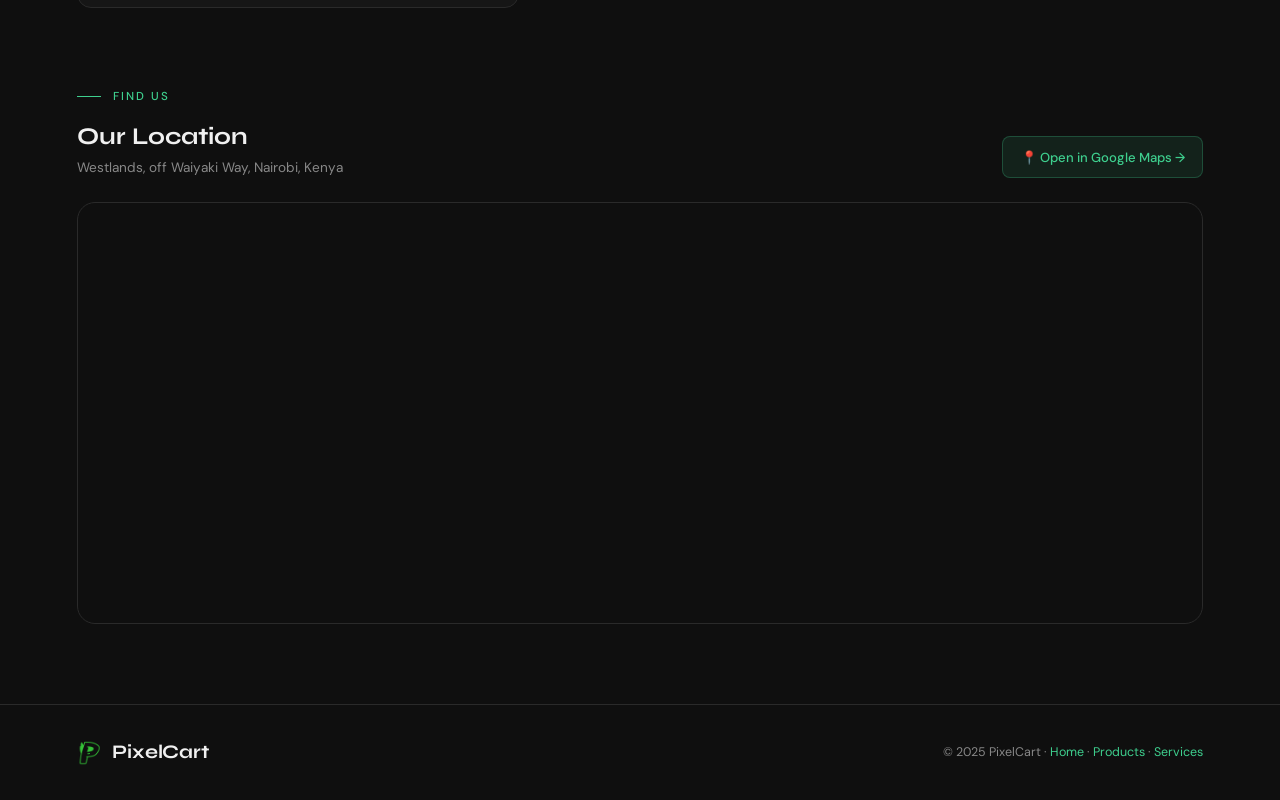
<file: contact.html>
<!DOCTYPE html>
<html lang="en">

<head>
    <meta charset="UTF-8" />
    <meta name="viewport" content="width=device-width, initial-scale=1.0" />
    <title>Contact Us — PixelCart</title>
    <link rel="icon" type="image/png" href="images/logo.png" />
    <link rel="preconnect" href="https://fonts.googleapis.com">
    <link
        href="https://fonts.googleapis.com/css2?family=Syne:wght@400;600;700;800&family=DM+Sans:wght@300;400;500&display=swap"
        rel="stylesheet">
    <link rel="stylesheet" href="css/style.css" />

    <style>
        /* ════════════════════════════
       CONTACT.HTML — PAGE STYLES
    ════════════════════════════ */

        /* ── PAGE HEADER ── */
        .page-header {
            padding: 8rem var(--spacing-xl) 4rem;
            position: relative;
            overflow: hidden;
            border-bottom: 1px solid var(--border);
        }

        .page-header::before {
            content: '';
            position: absolute;
            inset: 0;
            background-image:
                linear-gradient(rgba(62, 207, 142, 0.04) 1px, transparent 1px),
                linear-gradient(90deg, rgba(62, 207, 142, 0.04) 1px, transparent 1px);
            background-size: 55px 55px;
            pointer-events: none;
        }

        .page-header::after {
            content: '';
            position: absolute;
            top: 20%;
            left: 50%;
            transform: translateX(-50%);
            width: 500px;
            height: 300px;
            background: radial-gradient(ellipse, rgba(62, 207, 142, 0.07) 0%, transparent 70%);
            pointer-events: none;
        }

        .page-header-inner {
            position: relative;
            z-index: 1;
            opacity: 0;
            transform: translateY(20px);
            animation: fadeUp 0.7s ease forwards 0.1s;
        }

        .breadcrumb {
            display: flex;
            align-items: center;
            gap: 0.5rem;
            font-family: var(--font-body);
            font-size: 0.78rem;
            color: var(--text-muted);
            margin-bottom: 1.2rem;
        }

        .breadcrumb a {
            color: var(--text-muted);
            text-decoration: none;
            transition: color 0.2s;
        }

        .breadcrumb a:hover {
            color: var(--green);
        }

        .breadcrumb span {
            color: var(--green);
        }

        .section-label {
            display: flex;
            align-items: center;
            gap: 0.75rem;
            font-family: var(--font-body);
            font-size: 0.72rem;
            letter-spacing: 0.18em;
            text-transform: uppercase;
            color: var(--green);
            font-weight: 500;
            margin-bottom: 0.75rem;
        }

        .section-label::before {
            content: '';
            width: 24px;
            height: 1px;
            background: var(--green);
        }

        .page-title {
            font-family: var(--font-display);
            font-size: clamp(2.2rem, 4vw, 3.4rem);
            font-weight: 800;
            color: var(--text-primary);
            line-height: 1.1;
            margin-bottom: 0.75rem;
        }

        .page-sub {
            font-family: var(--font-body);
            color: var(--text-muted);
            font-size: 1rem;
            max-width: 500px;
            line-height: 1.7;
        }

        /* ── MAIN LAYOUT ── */
        .contact-wrapper {
            padding: 4rem var(--spacing-xl) 5rem;
            display: grid;
            grid-template-columns: 1fr 1.4fr;
            gap: 4rem;
            align-items: start;
        }

        /* ── LEFT — CONTACT INFO ── */
        .contact-info {
            display: flex;
            flex-direction: column;
            gap: 1.2rem;
        }

        .info-title {
            font-family: var(--font-display);
            font-size: 1.2rem;
            font-weight: 700;
            color: var(--text-primary);
            margin-bottom: 0.25rem;
        }

        .info-sub {
            font-family: var(--font-body);
            font-size: 0.88rem;
            color: var(--text-muted);
            line-height: 1.7;
            margin-bottom: 1rem;
        }

        .contact-card {
            background: var(--surface);
            border: 1px solid var(--border);
            border-radius: 14px;
            padding: 1.2rem 1.4rem;
            display: flex;
            align-items: center;
            gap: 1rem;
            text-decoration: none;
            transition: border-color 0.2s, transform 0.2s;
            opacity: 0;
            animation: fadeUp 0.5s ease forwards;
        }

        .contact-card:nth-child(3) {
            animation-delay: 0.05s;
        }

        .contact-card:nth-child(4) {
            animation-delay: 0.1s;
        }

        .contact-card:nth-child(5) {
            animation-delay: 0.15s;
        }

        .contact-card:nth-child(6) {
            animation-delay: 0.2s;
        }

        .contact-card:hover {
            border-color: rgba(62, 207, 142, 0.3);
            transform: translateX(4px);
        }

        .card-icon {
            width: 44px;
            height: 44px;
            flex-shrink: 0;
            background: rgba(62, 207, 142, 0.1);
            border-radius: 11px;
            display: flex;
            align-items: center;
            justify-content: center;
            font-size: 1.15rem;
        }

        .card-info strong {
            display: block;
            font-family: var(--font-display);
            font-size: 0.82rem;
            font-weight: 600;
            color: var(--text-primary);
            margin-bottom: 0.15rem;
        }

        .card-info span {
            font-family: var(--font-body);
            font-size: 0.82rem;
            color: var(--text-muted);
        }

        .card-info a {
            font-family: var(--font-body);
            font-size: 0.82rem;
            color: var(--green);
            text-decoration: none;
        }

        /* Hours card */
        .hours-card {
            background: var(--surface);
            border: 1px solid var(--border);
            border-radius: 14px;
            padding: 1.4rem;
            opacity: 0;
            animation: fadeUp 0.5s ease forwards 0.25s;
        }

        .hours-card h4 {
            font-family: var(--font-display);
            font-size: 0.88rem;
            font-weight: 700;
            color: var(--text-primary);
            margin-bottom: 1rem;
            display: flex;
            align-items: center;
            gap: 0.5rem;
        }

        .hours-row {
            display: flex;
            justify-content: space-between;
            align-items: center;
            padding: 0.5rem 0;
            border-bottom: 1px solid var(--border);
            font-family: var(--font-body);
            font-size: 0.82rem;
        }

        .hours-row:last-child {
            border-bottom: none;
        }

        .hours-row span:first-child {
            color: var(--text-muted);
        }

        .hours-row span:last-child {
            color: var(--text-primary);
            font-weight: 500;
        }

        .hours-row .open {
            color: var(--green);
            font-weight: 600;
        }

        /* ── RIGHT — FORM ── */
        .contact-form-wrap {
            background: var(--surface);
            border: 1px solid var(--border);
            border-radius: 20px;
            padding: 2.5rem;
            opacity: 0;
            animation: fadeUp 0.6s ease forwards 0.15s;
        }

        .form-title {
            font-family: var(--font-display);
            font-size: 1.3rem;
            font-weight: 700;
            color: var(--text-primary);
            margin-bottom: 0.4rem;
        }

        .form-sub {
            font-family: var(--font-body);
            font-size: 0.85rem;
            color: var(--text-muted);
            margin-bottom: 2rem;
            padding-bottom: 1.5rem;
            border-bottom: 1px solid var(--border);
        }

        .form-row {
            display: grid;
            grid-template-columns: 1fr 1fr;
            gap: 1.2rem;
        }

        .form-group {
            display: flex;
            flex-direction: column;
            gap: 0.4rem;
            margin-bottom: 1.2rem;
        }

        .form-label {
            font-family: var(--font-body);
            font-size: 0.78rem;
            color: var(--text-muted);
            font-weight: 500;
            display: flex;
            align-items: center;
            gap: 0.3rem;
        }

        .form-label .required {
            color: var(--green);
        }

        .form-input,
        .form-select,
        .form-textarea {
            background: var(--bg);
            border: 1px solid var(--border);
            border-radius: 10px;
            padding: 0.8rem 1rem;
            font-family: var(--font-body);
            font-size: 0.88rem;
            color: var(--text-primary);
            outline: none;
            transition: border-color 0.2s, box-shadow 0.2s;
            width: 100%;
        }

        .form-input:focus,
        .form-select:focus,
        .form-textarea:focus {
            border-color: var(--green);
            box-shadow: 0 0 0 3px rgba(62, 207, 142, 0.1);
        }

        .form-input::placeholder,
        .form-textarea::placeholder {
            color: var(--text-muted);
            opacity: 0.5;
        }

        .form-input.error {
            border-color: #ff5555 !important;
            box-shadow: 0 0 0 3px rgba(255, 85, 85, 0.1) !important;
        }

        .form-select {
            cursor: pointer;
        }

        .form-select option {
            background: var(--surface);
            color: var(--text-primary);
        }

        .form-textarea {
            resize: vertical;
            min-height: 130px;
            line-height: 1.6;
        }

        .error-msg {
            font-family: var(--font-body);
            font-size: 0.72rem;
            color: #ff5555;
            margin-top: 0.25rem;
            display: none;
        }

        .error-msg.visible {
            display: block;
        }

        /* char counter */
        .char-counter {
            font-family: var(--font-body);
            font-size: 0.72rem;
            color: var(--text-muted);
            text-align: right;
            margin-top: 0.25rem;
        }

        .char-counter.warn {
            color: var(--green);
        }

        .btn-submit {
            width: 100%;
            padding: 1rem;
            background: var(--green);
            color: #0a0a0a;
            font-family: var(--font-body);
            font-size: 0.95rem;
            font-weight: 700;
            border: none;
            border-radius: 10px;
            cursor: pointer;
            display: flex;
            align-items: center;
            justify-content: center;
            gap: 0.6rem;
            transition: transform 0.2s, box-shadow 0.2s;
            margin-top: 0.5rem;
        }

        .btn-submit:hover {
            transform: translateY(-2px);
            box-shadow: 0 8px 25px rgba(62, 207, 142, 0.35);
        }

        .btn-submit:disabled {
            opacity: 0.6;
            cursor: not-allowed;
            transform: none;
            box-shadow: none;
        }

        /* Success state */
        .form-success {
            display: none;
            flex-direction: column;
            align-items: center;
            text-align: center;
            padding: 3rem 1rem;
            gap: 1rem;
        }

        .form-success.visible {
            display: flex;
        }

        .success-icon {
            width: 64px;
            height: 64px;
            background: rgba(62, 207, 142, 0.12);
            border-radius: 50%;
            display: flex;
            align-items: center;
            justify-content: center;
            font-size: 1.8rem;
            animation: popIn 0.4s ease;
        }

        @keyframes popIn {
            from {
                transform: scale(0);
            }

            to {
                transform: scale(1);
            }
        }

        .form-success h3 {
            font-family: var(--font-display);
            font-size: 1.2rem;
            font-weight: 700;
            color: var(--text-primary);
        }

        .form-success p {
            font-family: var(--font-body);
            font-size: 0.88rem;
            color: var(--text-muted);
            max-width: 280px;
            line-height: 1.6;
        }

        /* ── MAP SECTION ── */
        .map-section {
            padding: 0 var(--spacing-xl) 5rem;
        }

        .map-header {
            display: flex;
            align-items: flex-end;
            justify-content: space-between;
            margin-bottom: 1.5rem;
            flex-wrap: wrap;
            gap: 1rem;
        }

        .map-header h2 {
            font-family: var(--font-display);
            font-size: 1.5rem;
            font-weight: 700;
            color: var(--text-primary);
        }

        .map-header p {
            font-family: var(--font-body);
            font-size: 0.85rem;
            color: var(--text-muted);
        }

        .map-open-link {
            display: inline-flex;
            align-items: center;
            gap: 0.5rem;
            background: rgba(62, 207, 142, 0.1);
            border: 1px solid rgba(62, 207, 142, 0.25);
            color: var(--green);
            font-family: var(--font-body);
            font-size: 0.82rem;
            font-weight: 500;
            padding: 0.6rem 1.1rem;
            border-radius: 8px;
            text-decoration: none;
            transition: background 0.2s, transform 0.2s;
            white-space: nowrap;
        }

        .map-open-link:hover {
            background: rgba(62, 207, 142, 0.18);
            transform: translateY(-1px);
        }

        .map-wrap {
            border-radius: 18px;
            overflow: hidden;
            border: 1px solid var(--border);
            position: relative;
        }

        .map-wrap iframe {
            width: 100%;
            height: 420px;
            display: block;
            border: none;
            filter: invert(90%) hue-rotate(180deg);
            /* dark-mode map trick */
        }

        /* ── ANIMATIONS ── */
        @keyframes fadeUp {
            to {
                opacity: 1;
                transform: translateY(0);
            }
        }

        /* ── RESPONSIVE ── */
        @media (max-width: 960px) {
            .contact-wrapper {
                grid-template-columns: 1fr;
                gap: 3rem;
            }
        }

        @media (max-width: 640px) {
            .form-row {
                grid-template-columns: 1fr;
            }

            .contact-form-wrap {
                padding: 1.8rem;
            }

            .map-wrap iframe {
                height: 300px;
            }

            .map-header {
                flex-direction: column;
                align-items: flex-start;
            }
        }
    </style>
</head>

<body>

    <!-- ══ NAVBAR ══ -->
    <nav class="navbar">
        <a href="index.html" class="nav-logo">
            <img src="images/logo.png" alt="PixelCart Logo"
                style="width:30px;height:30px;object-fit:contain;border-radius:7px;">
            PixelCart
        </a>
        <ul class="nav-links">
            <li><a href="index.html">Home</a></li>
            <li><a href="products.html">Products</a></li>
            <li><a href="services.html">Services</a></li>
            <li><a href="cart.html">Cart</a></li>
            <li><a href="about.html">About</a></li>
            <li><a href="contact.html" class="active">Contact</a></li>
        </ul>
        <div class="nav-actions">
            <a href="cart.html" class="nav-cart" title="View Cart">
                <svg width="18" height="18" viewBox="0 0 24 24" fill="none" stroke="currentColor" stroke-width="2">
                    <path d="M6 2L3 6v14a2 2 0 002 2h14a2 2 0 002-2V6l-3-4z" />
                    <line x1="3" y1="6" x2="21" y2="6" />
                    <path d="M16 10a4 4 0 01-8 0" />
                </svg>
                <span class="cart-count" id="cartCount">0</span>
            </a>
        </div>
    </nav>

    <!-- ══ PAGE HEADER ══ -->
    <div class="page-header">
        <div class="page-header-inner">
            <div class="breadcrumb">
                <a href="index.html">Home</a> / <span>Contact</span>
            </div>
            <div class="section-label">Get in touch</div>
            <h1 class="page-title">We'd Love to<br>Hear From You</h1>
            <p class="page-sub">
                Have a question about a laptop, need a repair quote, or want to track your order?
                Fill in the form or reach us directly — we respond within 30 minutes during business hours.
            </p>
        </div>
    </div>

    <!-- ══ CONTACT LAYOUT ══ -->
    <div class="contact-wrapper">

        <!-- LEFT — INFO -->
        <div class="contact-info">
            <div>
                <h2 class="info-title">Contact Details</h2>
                <p class="info-sub">Multiple ways to reach us — pick what works best for you.</p>
            </div>

            <!-- Phone -->
            <a href="tel:+254700000000" class="contact-card">
                <div class="card-icon">📞</div>
                <div class="card-info">
                    <strong>Phone</strong>
                    <a href="tel:+254700000000">+254 700 000 000</a>
                </div>
            </a>

            <!-- WhatsApp -->
            <a href="https://wa.me/254700000000" target="_blank" class="contact-card">
                <div class="card-icon">💬</div>
                <div class="card-info">
                    <strong>WhatsApp</strong>
                    <a href="https://wa.me/254700000000" target="_blank">Chat with us instantly</a>
                </div>
            </a>

            <!-- Email -->
            <a href="mailto:hello@pixelcart.co.ke" class="contact-card">
                <div class="card-icon">📧</div>
                <div class="card-info">
                    <strong>Email</strong>
                    <a href="mailto:hello@pixelcart.co.ke">hello@pixelcart.co.ke</a>
                </div>
            </a>

            <!-- Location -->
            <div class="contact-card">
                <div class="card-icon">📍</div>
                <div class="card-info">
                    <strong>Location</strong>
                    <span>Westlands, off Waiyaki Way, Nairobi</span>
                </div>
            </div>

            <!-- Hours -->
            <div class="hours-card">
                <h4>🕐 Business Hours</h4>
                <div class="hours-row">
                    <span>Monday – Friday</span>
                    <span class="open">8:00 AM – 8:00 PM</span>
                </div>
                <div class="hours-row">
                    <span>Saturday</span>
                    <span class="open">9:00 AM – 7:00 PM</span>
                </div>
                <div class="hours-row">
                    <span>Sunday</span>
                    <span>10:00 AM – 5:00 PM</span>
                </div>
                <div class="hours-row">
                    <span>Public Holidays</span>
                    <span>10:00 AM – 3:00 PM</span>
                </div>
            </div>
        </div>

        <!-- RIGHT — FORM -->
        <div class="contact-form-wrap">
            <h2 class="form-title">Send Us a Message</h2>
            <p class="form-sub">Fill in the form below and we'll get back to you as soon as possible.</p>

            <!-- Actual form -->
            <form id="contactForm" novalidate>

                <div class="form-row">
                    <!-- Full Name -->
                    <div class="form-group">
                        <label class="form-label" for="fullName">
                            Full Name <span class="required">*</span>
                        </label>
                        <input class="form-input" type="text" id="fullName" placeholder="e.g. John Kamau"
                            autocomplete="name" />
                        <span class="error-msg" id="nameErr">Please enter your full name</span>
                    </div>

                    <!-- Email -->
                    <div class="form-group">
                        <label class="form-label" for="email">
                            Email Address <span class="required">*</span>
                        </label>
                        <input class="form-input" type="email" id="email" placeholder="john@example.com"
                            autocomplete="email" />
                        <span class="error-msg" id="emailErr">Please enter a valid email address</span>
                    </div>
                </div>

                <div class="form-row">
                    <!-- Phone -->
                    <div class="form-group">
                        <label class="form-label" for="phone">
                            Phone Number <span class="required">*</span>
                        </label>
                        <input class="form-input" type="tel" id="phone" placeholder="0712 345 678" autocomplete="tel"
                            maxlength="13" />
                        <span class="error-msg" id="phoneErr">Please enter a valid Kenyan phone number</span>
                    </div>

                    <!-- Subject -->
                    <div class="form-group">
                        <label class="form-label" for="subject">
                            Subject <span class="required">*</span>
                        </label>
                        <select class="form-select" id="subject">
                            <option value="">— Select a subject —</option>
                            <option value="product">Product Enquiry</option>
                            <option value="order">Order / Delivery</option>
                            <option value="repair">Repair Service</option>
                            <option value="trade">Trade-In</option>
                            <option value="payment">Payment Issue</option>
                            <option value="other">Other</option>
                        </select>
                        <span class="error-msg" id="subjectErr">Please select a subject</span>
                    </div>
                </div>

                <!-- Message -->
                <div class="form-group">
                    <label class="form-label" for="message">
                        Message <span class="required">*</span>
                    </label>
                    <textarea class="form-input form-textarea" id="message" placeholder="Tell us how we can help you..."
                        maxlength="500"></textarea>
                    <div class="char-counter" id="charCount">0 / 500</div>
                    <span class="error-msg" id="msgErr">Please enter a message (at least 20 characters)</span>
                </div>

                <button type="submit" class="btn-submit" id="submitBtn">
                    <span id="submitText">Send Message →</span>
                </button>

            </form>

            <!-- Success message — shown after submit -->
            <div class="form-success" id="formSuccess">
                <div class="success-icon">✅</div>
                <h3>Message Sent!</h3>
                <p>Thanks for reaching out. We'll get back to you within 30 minutes during business hours.</p>
            </div>
        </div>
    </div>

    <!-- ══ MAP SECTION ══ -->
    <div class="map-section">
        <div class="map-header">
            <div>
                <div class="section-label">Find us</div>
                <h2>Our Location</h2>
                <p>Westlands, off Waiyaki Way, Nairobi, Kenya</p>
            </div>
            <a href="https://maps.google.com/?q=Westlands+Nairobi+Kenya" target="_blank" class="map-open-link">
                📍 Open in Google Maps →
            </a>
        </div>

        <div class="map-wrap">
            <!-- Google Maps embed — Westlands Nairobi -->
            <iframe
                src="https://www.google.com/maps/embed?pb=!1m18!1m12!1m3!1d3988.8198748773!2d36.80254!3d-1.2676!2m3!1f0!2f0!3f0!3m2!1i1024!2i768!4f13.1!3m3!1m2!1s0x182f173c0a1f9de7%3A0x4c0a9c0a0a0a0a0a!2sWestlands%2C%20Nairobi!5e0!3m2!1sen!2ske!4v1620000000000!5m2!1sen!2ske"
                allowfullscreen="" loading="lazy" referrerpolicy="no-referrer-when-downgrade"
                title="PixelCart Location — Westlands Nairobi">
            </iframe>
        </div>
    </div>

    <!-- ══ FOOTER ══ -->
    <footer
        style="border-top:1px solid var(--border);padding:2rem var(--spacing-xl);display:flex;justify-content:space-between;align-items:center;flex-wrap:wrap;gap:1rem;">
        <a href="index.html" class="nav-logo">
            <img src="images/logo.png" alt="PixelCart"
                style="width:26px;height:26px;object-fit:contain;border-radius:6px;">
            PixelCart
        </a>
        <p style="font-family:var(--font-body);font-size:.78rem;color:var(--text-muted);">
            © 2025 PixelCart ·
            <a href="index.html" style="color:var(--green);text-decoration:none;">Home</a> ·
            <a href="products.html" style="color:var(--green);text-decoration:none;">Products</a> ·
            <a href="services.html" style="color:var(--green);text-decoration:none;">Services</a>
        </p>
    </footer>

    <script src="js/main.js"></script>
    <script>
        /* ── CONTACT PAGE SCRIPT ── */

        Cart.updateBadge();

        // ── Character counter for message ──
        const msgInput = document.getElementById('message');
        const charCount = document.getElementById('charCount');

        msgInput.addEventListener('input', () => {
            const len = msgInput.value.length;
            charCount.textContent = len + ' / 500';
            charCount.classList.toggle('warn', len > 400);
        });

        // ── Live validation — remove error on typing ──
        document.querySelectorAll('.form-input, .form-select').forEach(el => {
            el.addEventListener('input', () => {
                el.classList.remove('error');
                const errId = el.id + 'Err';
                const errEl = document.getElementById(errId);
                if (errEl) errEl.classList.remove('visible');
            });
        });

        // ── Validation helpers ──
        function isValidEmail(email) {
            return /^[^\s@]+@[^\s@]+\.[^\s@]+$/.test(email);
        }

        function isValidPhone(phone) {
            const cleaned = phone.replace(/\s/g, '');
            return /^(\+254|254|0)[17]\d{8}$/.test(cleaned);
        }

        function showError(inputId, errId) {
            document.getElementById(inputId).classList.add('error');
            document.getElementById(errId).classList.add('visible');
        }

        // ── Form submit ──
        document.getElementById('contactForm').addEventListener('submit', function (e) {
            e.preventDefault();

            const name = document.getElementById('fullName').value.trim();
            const email = document.getElementById('email').value.trim();
            const phone = document.getElementById('phone').value.trim();
            const subject = document.getElementById('subject').value;
            const message = document.getElementById('message').value.trim();

            let valid = true;

            // Validate name
            if (name.length < 3) {
                showError('fullName', 'nameErr'); valid = false;
            }

            // Validate email
            if (!isValidEmail(email)) {
                showError('email', 'emailErr'); valid = false;
            }

            // Validate phone
            if (!isValidPhone(phone)) {
                showError('phone', 'phoneErr'); valid = false;
            }

            // Validate subject
            if (!subject) {
                document.getElementById('subject').classList.add('error');
                document.getElementById('subjectErr').classList.add('visible');
                valid = false;
            }

            // Validate message
            if (message.length < 20) {
                showError('message', 'msgErr'); valid = false;
            }

            if (!valid) return;

            // ── Simulate sending — replace with PHP fetch later ──
            const btn = document.getElementById('submitBtn');
            const text = document.getElementById('submitText');

            btn.disabled = true;
            text.textContent = 'Sending...';

            setTimeout(() => {
                // Hide form, show success
                document.getElementById('contactForm').style.display = 'none';
                document.getElementById('formSuccess').classList.add('visible');

                // TODO: replace setTimeout with real PHP call
                // fetch('api/contact.php', {
                //   method: 'POST',
                //   headers: { 'Content-Type': 'application/json' },
                //   body: JSON.stringify({ name, email, phone, subject, message })
                // });

            }, 1200);
        });

        // ── Navbar scroll effect ──
        window.addEventListener('scroll', () => {
            document.querySelector('.navbar').style.borderBottomColor =
                window.scrollY > 20 ? 'rgba(62,207,142,0.15)' : 'var(--border)';
        });
    </script>

</body>

</html>
</file>
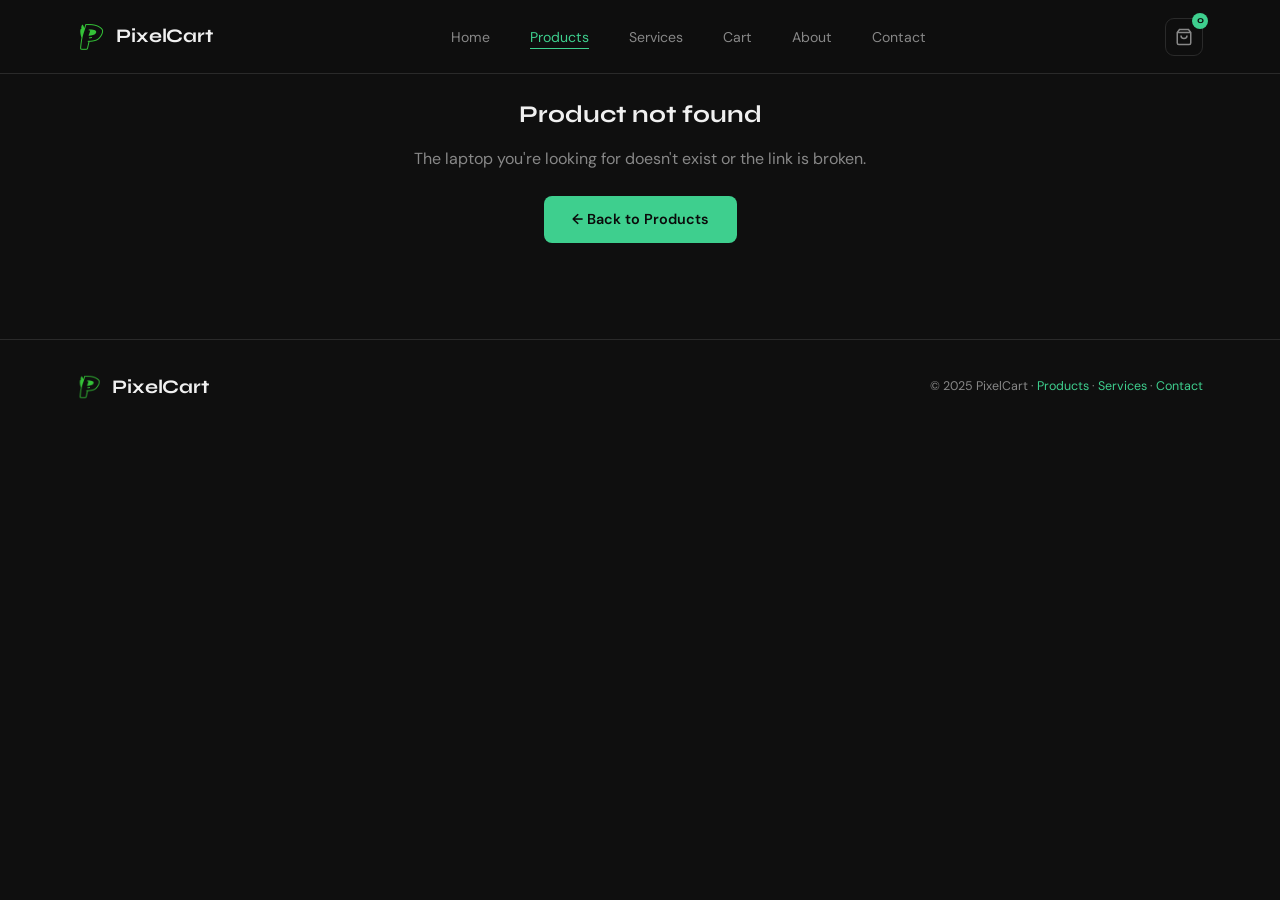
<file: product-detail.html>
<!DOCTYPE html>
<html lang="en">

<head>
    <meta charset="UTF-8" />
    <meta name="viewport" content="width=device-width, initial-scale=1.0" />
    <title>Product — PixelCart</title>
    <link rel="icon" type="image/png" href="images/logo.png" />
    <link rel="preconnect" href="https://fonts.googleapis.com">
    <link
        href="https://fonts.googleapis.com/css2?family=Syne:wght@400;600;700;800&family=DM+Sans:wght@300;400;500&display=swap"
        rel="stylesheet">
    <link rel="stylesheet" href="css/style.css" />

    <style>
        .detail-wrapper {
            padding: 7rem var(--spacing-xl) 4rem;
        }

        .breadcrumb {
            display: flex;
            align-items: center;
            gap: 0.5rem;
            font-family: var(--font-body);
            font-size: 0.78rem;
            color: var(--text-muted);
            margin-bottom: 2.5rem;
        }

        .breadcrumb a {
            color: var(--text-muted);
            text-decoration: none;
            transition: color 0.2s;
        }

        .breadcrumb a:hover {
            color: var(--green);
        }

        .breadcrumb span {
            color: var(--green);
        }

        .detail-grid {
            display: grid;
            grid-template-columns: 1fr 1fr;
            gap: 4rem;
            align-items: start;
        }

        /* IMAGE */
        .detail-image-wrap {
            border-radius: 18px;
            overflow: hidden;
            border: 1px solid var(--border);
            aspect-ratio: 4/3;
            position: relative;
            background: var(--surface);
            opacity: 0;
            transform: translateX(-20px);
            animation: fadeRight 0.7s ease forwards 0.1s;
        }

        @keyframes fadeRight {
            to {
                opacity: 1;
                transform: translateX(0);
            }
        }

        .detail-image-wrap img {
            width: 100%;
            height: 100%;
            object-fit: contain;
            display: block;
            padding: 0.5rem;
        }

        /* INFO */
        .detail-info {
            position: sticky;
            top: 5.5rem;
            opacity: 0;
            transform: translateX(20px);
            animation: fadeLeft 0.7s ease forwards 0.2s;
        }

        @keyframes fadeLeft {
            to {
                opacity: 1;
                transform: translateX(0);
            }
        }

        .detail-brand {
            font-family: var(--font-body);
            font-size: 0.75rem;
            letter-spacing: 0.14em;
            text-transform: uppercase;
            color: var(--green);
            margin-bottom: 0.5rem;
        }

        .detail-name {
            font-family: var(--font-display);
            font-size: clamp(1.6rem, 3vw, 2.2rem);
            font-weight: 800;
            color: var(--text-primary);
            line-height: 1.15;
            margin-bottom: 1rem;
        }

        .detail-meta {
            display: flex;
            align-items: center;
            gap: 1rem;
            flex-wrap: wrap;
            margin-bottom: 1.5rem;
        }

        .stars {
            color: var(--green);
            font-size: 0.9rem;
        }

        .rating-count {
            font-family: var(--font-body);
            font-size: 0.8rem;
            color: var(--text-muted);
        }

        .stock-badge {
            display: inline-flex;
            align-items: center;
            gap: 0.4rem;
            font-family: var(--font-body);
            font-size: 0.75rem;
            color: var(--green);
            background: rgba(62, 207, 142, 0.1);
            border: 1px solid rgba(62, 207, 142, 0.2);
            padding: 0.25rem 0.7rem;
            border-radius: 999px;
        }

        .stock-badge::before {
            content: '';
            width: 6px;
            height: 6px;
            background: var(--green);
            border-radius: 50%;
        }

        .price-block {
            padding: 1.5rem 0;
            border-top: 1px solid var(--border);
            border-bottom: 1px solid var(--border);
            margin-bottom: 1.8rem;
        }

        .detail-price {
            font-family: var(--font-display);
            font-size: 2.2rem;
            font-weight: 800;
            color: var(--green);
        }

        .detail-price-note {
            font-family: var(--font-body);
            font-size: 0.8rem;
            color: var(--text-muted);
            margin-top: 0.3rem;
        }

        .specs-grid {
            display: grid;
            grid-template-columns: 1fr 1fr;
            gap: 0.75rem;
            margin-bottom: 2rem;
        }

        .spec-item {
            background: var(--surface);
            border: 1px solid var(--border);
            border-radius: 10px;
            padding: 0.85rem 1rem;
            transition: border-color 0.2s;
        }

        .spec-item:hover {
            border-color: rgba(62, 207, 142, 0.2);
        }

        .spec-label {
            font-family: var(--font-body);
            font-size: 0.68rem;
            letter-spacing: 0.1em;
            text-transform: uppercase;
            color: var(--text-muted);
            margin-bottom: 0.3rem;
        }

        .spec-value {
            font-family: var(--font-display);
            font-size: 0.9rem;
            font-weight: 600;
            color: var(--text-primary);
        }

        .btn-add {
            width: 100%;
            display: flex;
            align-items: center;
            justify-content: center;
            gap: 0.6rem;
            background: var(--green);
            color: #0a0a0a;
            font-family: var(--font-body);
            font-size: 0.9rem;
            font-weight: 700;
            padding: 0.85rem;
            border-radius: 9px;
            border: none;
            cursor: pointer;
            transition: transform 0.2s, box-shadow 0.2s;
        }

        .btn-add:hover {
            transform: translateY(-2px);
            box-shadow: 0 8px 25px rgba(62, 207, 142, 0.3);
        }

        .btn-buy {
            width: 100%;
            display: flex;
            align-items: center;
            justify-content: center;
            gap: 0.6rem;
            background: transparent;
            border: 1px solid rgba(62, 207, 142, 0.35);
            color: var(--green);
            font-family: var(--font-body);
            font-size: 0.9rem;
            font-weight: 500;
            padding: 0.85rem;
            border-radius: 9px;
            cursor: pointer;
            text-decoration: none;
            transition: background 0.2s;
        }

        .btn-buy:hover {
            background: rgba(62, 207, 142, 0.07);
        }

        /* TABS */
        .tabs-section {
            margin-top: 4rem;
        }

        .tabs {
            display: flex;
            border-bottom: 1px solid var(--border);
        }

        .tab-btn {
            font-family: var(--font-body);
            font-size: 0.88rem;
            color: var(--text-muted);
            padding: 0.9rem 1.5rem;
            cursor: pointer;
            border-bottom: 2px solid transparent;
            transition: color 0.2s, border-color 0.2s;
            margin-bottom: -1px;
            background: none;
            border-left: none;
            border-right: none;
            border-top: none;
        }

        .tab-btn:hover {
            color: var(--text-primary);
        }

        .tab-btn.active {
            color: var(--green);
            border-bottom-color: var(--green);
        }

        .tab-content {
            padding: 2rem 0;
            display: none;
            font-family: var(--font-body);
            font-size: 0.9rem;
            color: var(--text-muted);
            line-height: 1.8;
        }

        .tab-content.active {
            display: block;
        }

        .tab-content p+p {
            margin-top: 1rem;
        }

        .tab-content strong {
            color: var(--text-primary);
        }

        /* RELATED */
        .related-section {
            padding: 4rem var(--spacing-xl);
            border-top: 1px solid var(--border);
        }

        .section-label {
            display: flex;
            align-items: center;
            gap: 0.75rem;
            font-family: var(--font-body);
            font-size: 0.72rem;
            letter-spacing: 0.18em;
            text-transform: uppercase;
            color: var(--green);
            font-weight: 500;
            margin-bottom: 0.75rem;
        }

        .section-label::before {
            content: '';
            width: 24px;
            height: 1px;
            background: var(--green);
        }

        .section-title {
            font-family: var(--font-display);
            font-size: 1.8rem;
            font-weight: 700;
            color: var(--text-primary);
            margin-bottom: 2rem;
        }

        .related-grid {
            display: grid;
            grid-template-columns: repeat(3, 1fr);
            gap: 1.5rem;
        }

        .mini-card {
            background: var(--surface);
            border: 1px solid var(--border);
            border-radius: 14px;
            overflow: hidden;
            text-decoration: none;
            transition: transform 0.3s, border-color 0.3s;
            display: block;
        }

        .mini-card:hover {
            transform: translateY(-4px);
            border-color: rgba(62, 207, 142, 0.3);
        }

        .mini-card-img {
            aspect-ratio: 16/9;
            background: var(--surface-raised);
            overflow: hidden;
            display: flex;
            align-items: center;
            justify-content: center;
        }

        .mini-card-img img {
            width: 100%;
            height: 100%;
            object-fit: contain;
            padding: 0.5rem;
            transition: transform 0.3s;
        }

        .mini-card:hover .mini-card-img img {
            transform: scale(1.04);
        }

        .mini-card-body {
            padding: 1rem;
        }

        .mini-card-name {
            font-family: var(--font-display);
            font-size: 0.88rem;
            font-weight: 600;
            color: var(--text-primary);
            margin-bottom: 0.4rem;
        }

        .mini-card-price {
            font-family: var(--font-display);
            font-size: 0.95rem;
            color: var(--green);
            font-weight: 700;
        }

        /* NOT FOUND */
        .not-found {
            text-align: center;
            padding: 6rem 2rem;
        }

        .not-found h2 {
            font-family: var(--font-display);
            font-size: 1.5rem;
            color: var(--text-primary);
            margin-bottom: 0.75rem;
        }

        .not-found p {
            font-family: var(--font-body);
            color: var(--text-muted);
            margin-bottom: 1.5rem;
        }

        .not-found a {
            display: inline-flex;
            align-items: center;
            gap: 0.5rem;
            background: var(--green);
            color: #0a0a0a;
            font-family: var(--font-body);
            font-size: 0.9rem;
            font-weight: 600;
            padding: 0.75rem 1.75rem;
            border-radius: 8px;
            text-decoration: none;
        }

        footer {
            border-top: 1px solid var(--border);
            padding: 2rem var(--spacing-xl);
            display: flex;
            justify-content: space-between;
            align-items: center;
            flex-wrap: wrap;
            gap: 1rem;
        }

        footer p {
            font-family: var(--font-body);
            font-size: .78rem;
            color: var(--text-muted);
        }

        footer a {
            color: var(--green);
            text-decoration: none;
        }

        @media(max-width:1024px) {
            .detail-grid {
                grid-template-columns: 1fr;
            }

            .detail-info {
                position: static;
            }

            .related-grid {
                grid-template-columns: repeat(2, 1fr);
            }
        }

        @media(max-width:640px) {
            .related-grid {
                grid-template-columns: 1fr;
            }

            .specs-grid {
                grid-template-columns: 1fr;
            }

            .btn-add {
                width: 100%;
            }
        }
    </style>
</head>

<body>

    <nav class="navbar">
        <a href="index.html" class="nav-logo">
            <img src="images/logo.png" alt="PixelCart Logo"
                style="width:30px;height:30px;object-fit:contain;border-radius:7px;">
            PixelCart
        </a>
        <ul class="nav-links">
            <li><a href="index.html">Home</a></li>
            <li><a href="products.html" class="active">Products</a></li>
            <li><a href="services.html">Services</a></li>
            <li><a href="cart.html">Cart</a></li>
            <li><a href="about.html">About</a></li>
            <li><a href="contact.html">Contact</a></li>
        </ul>
        <div class="nav-actions">
            <a href="cart.html" class="nav-cart" title="View Cart">
                <svg width="18" height="18" viewBox="0 0 24 24" fill="none" stroke="currentColor" stroke-width="2">
                    <path d="M6 2L3 6v14a2 2 0 002 2h14a2 2 0 002-2V6l-3-4z" />
                    <line x1="3" y1="6" x2="21" y2="6" />
                    <path d="M16 10a4 4 0 01-8 0" />
                </svg>
                <span class="cart-count" id="cartCount">0</span>
            </a>
        </div>
    </nav>

    <!-- Content injected by JS -->
    <div id="pageContent"></div>

    <footer>
        <a href="index.html" class="nav-logo">
            <img src="images/logo.png" alt="PixelCart"
                style="width:26px;height:26px;object-fit:contain;border-radius:6px;">
            PixelCart
        </a>
        <p>© 2025 PixelCart ·
            <a href="products.html">Products</a> ·
            <a href="services.html">Services</a> ·
            <a href="contact.html">Contact</a>
        </p>
    </footer>

    <script src="js/main.js"></script>
    <script>
        /* ══════════════════════════════
           ALL 12 LAPTOPS DATA
        ══════════════════════════════ */
        const products = {
            'macbook-pro-14': {
                brand: 'Apple', name: 'MacBook Pro 14" M3',
                image: 'images/laptop-1.jpg',
                price: 185000, rating: '4.9', reviews: 142,
                specs: { Processor: 'Apple M3', RAM: '16GB Unified', Storage: '512GB SSD', Display: '14.2" Liquid Retina', Battery: 'Up to 18 hrs', OS: 'macOS Sonoma' },
                description: `The MacBook Pro 14" with M3 chip delivers extraordinary performance in a compact form factor. Whether you're editing 4K video, running machine learning models, or managing complex spreadsheets — the M3 chip handles it all with ease while lasting all day on a single charge.

Featuring a stunning Liquid Retina XDR display with ProMotion technology, every pixel comes to life with vibrant colors and crisp detail.`,
                fullSpecs: `<strong>Chip:</strong> Apple M3, 8-core CPU, 10-core GPU<br><strong>Memory:</strong> 16GB unified memory<br><strong>Storage:</strong> 512GB SSD<br><strong>Display:</strong> 14.2" Liquid Retina XDR, 3024×1964, 120Hz<br><strong>Battery:</strong> 70Wh, up to 18 hours<br><strong>Ports:</strong> MagSafe 3, 3× Thunderbolt 4, HDMI, SD Card<br><strong>Weight:</strong> 1.55 kg`,
                related: ['macbook-air-15', 'dell-xps-15', 'hp-spectre-x360']
            },
            'macbook-air-15': {
                brand: 'Apple', name: 'MacBook Air 15" M2',
                image: 'images/laptop-2.jpg',
                price: 145000, rating: '4.8', reviews: 98,
                specs: { Processor: 'Apple M2', RAM: '8GB Unified', Storage: '256GB SSD', Display: '15.3" Liquid Retina', Battery: 'Up to 18 hrs', OS: 'macOS Sonoma' },
                description: `The world's best consumer laptop — incredibly thin, silent fanless design, and all-day battery life in a stunning 15-inch display. Perfect for students, creatives and professionals who want power without the weight.`,
                fullSpecs: `<strong>Chip:</strong> Apple M2, 8-core CPU, 10-core GPU<br><strong>Memory:</strong> 8GB unified memory<br><strong>Storage:</strong> 256GB SSD<br><strong>Display:</strong> 15.3" Liquid Retina, 2880×1864<br><strong>Battery:</strong> 66.5Wh, up to 18 hours<br><strong>Ports:</strong> MagSafe 3, 2× Thunderbolt 4, Headphone jack<br><strong>Weight:</strong> 1.51 kg`,
                related: ['macbook-pro-14', 'lenovo-ideapad-5', 'acer-swift-3']
            },
            'dell-xps-15': {
                brand: 'Dell', name: 'Dell XPS 15 OLED',
                image: 'images/laptop-3.jpg',
                price: 220000, rating: '4.8', reviews: 76,
                specs: { Processor: 'Intel i9-13900H', RAM: '32GB DDR5', Storage: '1TB SSD', Display: '15.6" 3.5K OLED', GPU: 'RTX 4060', OS: 'Windows 11' },
                description: `A stunning 3.5K OLED touchscreen with InfinityEdge display, paired with Intel's latest i9 processor for peak creative workloads. Ideal for designers, video editors and developers who need colour-accurate displays.`,
                fullSpecs: `<strong>Processor:</strong> Intel Core i9-13900H<br><strong>Memory:</strong> 32GB DDR5<br><strong>Storage:</strong> 1TB NVMe SSD<br><strong>Display:</strong> 15.6" 3.5K OLED Touch, 3456×2160<br><strong>GPU:</strong> NVIDIA RTX 4060 8GB<br><strong>Battery:</strong> 86Wh<br><strong>Weight:</strong> 1.86 kg`,
                related: ['macbook-pro-14', 'hp-elitebook-840', 'lenovo-thinkpad-x1']
            },
            'dell-inspiron-15': {
                brand: 'Dell', name: 'Dell Inspiron 15',
                image: 'images/laptop-4.jpg',
                price: 72000, rating: '4.5', reviews: 203,
                specs: { Processor: 'Intel i5-1235U', RAM: '8GB DDR4', Storage: '512GB SSD', Display: '15.6" FHD', Battery: 'Up to 8 hrs', OS: 'Windows 11' },
                description: `Reliable everyday performance for students and home users. Solid build quality, long battery life, and upgradeable storage make the Inspiron 15 an excellent entry point into Dell's laptop lineup.`,
                fullSpecs: `<strong>Processor:</strong> Intel Core i5-1235U<br><strong>Memory:</strong> 8GB DDR4<br><strong>Storage:</strong> 512GB SSD<br><strong>Display:</strong> 15.6" FHD IPS, 1920×1080<br><strong>Battery:</strong> 54Wh, up to 8 hours<br><strong>Ports:</strong> USB-A, USB-C, HDMI, SD Card<br><strong>Weight:</strong> 1.65 kg`,
                related: ['lenovo-ideapad-5', 'asus-vivobook-15', 'acer-swift-3']
            },
            'lenovo-thinkpad-x1': {
                brand: 'Lenovo', name: 'ThinkPad X1 Carbon',
                image: 'images/laptop-5.jpg',
                price: 140000, rating: '4.9', reviews: 115,
                specs: { Processor: 'Intel i7-1365U', RAM: '16GB LPDDR5', Storage: '512GB SSD', Display: '14" IPS', Battery: 'Up to 15 hrs', OS: 'Windows 11 Pro' },
                description: `The gold standard for business laptops. Military-grade durability, legendary ThinkPad keyboard, and ultra-light carbon fibre chassis. Trusted by professionals worldwide for reliability in any environment.`,
                fullSpecs: `<strong>Processor:</strong> Intel Core i7-1365U<br><strong>Memory:</strong> 16GB LPDDR5<br><strong>Storage:</strong> 512GB SSD<br><strong>Display:</strong> 14" IPS, 1920×1200, anti-glare<br><strong>Battery:</strong> 57Wh, up to 15 hours<br><strong>Ports:</strong> 2× Thunderbolt 4, 2× USB-A, HDMI<br><strong>Weight:</strong> 1.12 kg`,
                related: ['dell-xps-15', 'hp-elitebook-840', 'microsoft-surface-5']
            },
            'lenovo-ideapad-5': {
                brand: 'Lenovo', name: 'IdeaPad 5 Gen 8',
                image: 'images/laptop-6.jpg',
                price: 65000, rating: '4.6', reviews: 189,
                specs: { Processor: 'AMD Ryzen 5 7530U', RAM: '8GB DDR4', Storage: '512GB SSD', Display: '15.6" FHD', Battery: 'Up to 10 hrs', OS: 'Windows 11' },
                description: `Excellent value for campus life — great display, comfortable keyboard, and AMD Ryzen power in a slim, lightweight package. The IdeaPad 5 strikes the perfect balance between price and performance for students.`,
                fullSpecs: `<strong>Processor:</strong> AMD Ryzen 5 7530U<br><strong>Memory:</strong> 8GB DDR4<br><strong>Storage:</strong> 512GB SSD<br><strong>Display:</strong> 15.6" FHD IPS, 1920×1080<br><strong>Battery:</strong> 56Wh, up to 10 hours<br><strong>Ports:</strong> USB-A, USB-C, HDMI<br><strong>Weight:</strong> 1.7 kg`,
                related: ['dell-inspiron-15', 'asus-vivobook-15', 'acer-swift-3']
            },
            'hp-spectre-x360': {
                brand: 'HP', name: 'Spectre x360 14"',
                image: 'images/laptop-7.jpg',
                price: 155000, rating: '4.7', reviews: 88,
                specs: { Processor: 'Intel i7-1355U', RAM: '16GB LPDDR5', Storage: '512GB SSD', Display: '14" OLED Touch', Battery: 'Up to 17 hrs', OS: 'Windows 11' },
                description: `Premium 2-in-1 convertible with OLED touchscreen, pen support, and gem-cut design. Use it as a laptop, tablet, tent, or presentation stand. The Spectre x360 is HP's finest engineering in a stunning package.`,
                fullSpecs: `<strong>Processor:</strong> Intel Core i7-1355U<br><strong>Memory:</strong> 16GB LPDDR5<br><strong>Storage:</strong> 512GB SSD<br><strong>Display:</strong> 14" OLED Touch, 2880×1800, 90Hz<br><strong>Battery:</strong> 66Wh, up to 17 hours<br><strong>Ports:</strong> 2× Thunderbolt 4, USB-A, microSD<br><strong>Weight:</strong> 1.36 kg`,
                related: ['macbook-pro-14', 'dell-xps-15', 'lenovo-thinkpad-x1']
            },
            'hp-elitebook-840': {
                brand: 'HP', name: 'EliteBook 840 G10',
                image: 'images/laptop-8.jpg',
                price: 118000, rating: '4.7', reviews: 64,
                specs: { Processor: 'Intel i5-1335U', RAM: '16GB DDR5', Storage: '512GB SSD', Display: '14" FHD', Battery: 'Up to 12 hrs', OS: 'Windows 11 Pro' },
                description: `Enterprise-grade security, HP Sure View privacy screen, and impressive battery life make this the top choice for corporate professionals. Built to withstand demanding work environments with MIL-SPEC durability.`,
                fullSpecs: `<strong>Processor:</strong> Intel Core i5-1335U<br><strong>Memory:</strong> 16GB DDR5<br><strong>Storage:</strong> 512GB SSD<br><strong>Display:</strong> 14" FHD IPS, 1920×1080, anti-glare<br><strong>Battery:</strong> 51Wh, up to 12 hours<br><strong>Security:</strong> HP Sure View, fingerprint reader, TPM<br><strong>Weight:</strong> 1.37 kg`,
                related: ['lenovo-thinkpad-x1', 'dell-xps-15', 'microsoft-surface-5']
            },
            'asus-rog-g14': {
                brand: 'Asus ROG', name: 'Zephyrus G14 2024',
                image: 'images/laptop-9.jpg',
                price: 175000, rating: '4.9', reviews: 142,
                specs: { Processor: 'AMD Ryzen 9 8945HS', RAM: '16GB DDR5', Storage: '1TB SSD', Display: '14" QHD 165Hz', GPU: 'RTX 4060', OS: 'Windows 11' },
                description: `Compact gaming powerhouse with RTX 4060 graphics, 165Hz QHD display, and Ryzen 9 processor — all in a strikingly slim chassis. The Zephyrus G14 proves you don't need a bulky machine for serious gaming performance.`,
                fullSpecs: `<strong>Processor:</strong> AMD Ryzen 9 8945HS<br><strong>Memory:</strong> 16GB DDR5<br><strong>Storage:</strong> 1TB NVMe SSD<br><strong>Display:</strong> 14" QHD 165Hz, 2560×1600<br><strong>GPU:</strong> NVIDIA RTX 4060 8GB<br><strong>Battery:</strong> 73Wh<br><strong>Weight:</strong> 1.65 kg`,
                related: ['asus-vivobook-15', 'dell-xps-15', 'lenovo-ideapad-5']
            },
            'asus-vivobook-15': {
                brand: 'Asus', name: 'VivoBook 15 X1502',
                image: 'images/laptop-10.jpg',
                price: 58000, rating: '4.5', reviews: 231,
                specs: { Processor: 'Intel i5-12500H', RAM: '8GB DDR4', Storage: '512GB SSD', Display: '15.6" OLED', Battery: 'Up to 8 hrs', OS: 'Windows 11' },
                description: `Great everyday laptop with vibrant OLED display and Intel 12th Gen processor. Perfect for students who want quality without the premium price. The VivoBook 15 delivers a premium display experience at an accessible price point.`,
                fullSpecs: `<strong>Processor:</strong> Intel Core i5-12500H<br><strong>Memory:</strong> 8GB DDR4<br><strong>Storage:</strong> 512GB SSD<br><strong>Display:</strong> 15.6" OLED FHD, 1920×1080, 60Hz<br><strong>Battery:</strong> 50Wh, up to 8 hours<br><strong>Ports:</strong> USB-A, USB-C, HDMI, SD Card<br><strong>Weight:</strong> 1.7 kg`,
                related: ['lenovo-ideapad-5', 'dell-inspiron-15', 'acer-swift-3']
            },
            'microsoft-surface-5': {
                brand: 'Microsoft', name: 'Surface Laptop 5',
                image: 'images/laptop-11.jpg',
                price: 95000, rating: '4.6', reviews: 77,
                specs: { Processor: 'Intel i5-1235U', RAM: '8GB LPDDR5', Storage: '256GB SSD', Display: '13.5" Touch', Battery: 'Up to 19 hrs', OS: 'Windows 11' },
                description: `Elegantly slim and beautifully crafted with a high-resolution touchscreen, exceptional keyboard, and tight Windows 11 integration. The Surface Laptop 5 is Microsoft's vision of the perfect Windows experience.`,
                fullSpecs: `<strong>Processor:</strong> Intel Core i5-1235U<br><strong>Memory:</strong> 8GB LPDDR5<br><strong>Storage:</strong> 256GB SSD<br><strong>Display:</strong> 13.5" PixelSense Touch, 2256×1504<br><strong>Battery:</strong> 47.4Wh, up to 19 hours<br><strong>Ports:</strong> USB-C, USB-A, Surface Connect<br><strong>Weight:</strong> 1.27 kg`,
                related: ['hp-elitebook-840', 'lenovo-thinkpad-x1', 'hp-spectre-x360']
            },
            'acer-swift-3': {
                brand: 'Acer', name: 'Swift 3 SF314',
                image: 'images/laptop-12.jpg',
                price: 55000, rating: '4.4', reviews: 312,
                specs: { Processor: 'AMD Ryzen 5 7530U', RAM: '8GB LPDDR4', Storage: '512GB SSD', Display: '14" FHD IPS', Battery: 'Up to 10 hrs', OS: 'Windows 11' },
                description: `Lightweight, affordable, and reliable — the Acer Swift 3 is built for students who need a fast, portable laptop without breaking the bank. Military-grade durability meets everyday value in this popular campus companion.`,
                fullSpecs: `<strong>Processor:</strong> AMD Ryzen 5 7530U<br><strong>Memory:</strong> 8GB LPDDR4<br><strong>Storage:</strong> 512GB SSD<br><strong>Display:</strong> 14" FHD IPS, 1920×1080<br><strong>Battery:</strong> 56Wh, up to 10 hours<br><strong>Ports:</strong> USB-A, USB-C, HDMI, SD Card<br><strong>Weight:</strong> 1.45 kg`,
                related: ['lenovo-ideapad-5', 'asus-vivobook-15', 'dell-inspiron-15']
            }
        };

        /* ══ LOAD PRODUCT FROM URL ══ */
        const params = new URLSearchParams(window.location.search);
        const id = params.get('id');
        const product = products[id];
        const content = document.getElementById('pageContent');

        if (!product) {
            // Product not found
            content.innerHTML = `
        <div class="not-found">
          <h2>Product not found</h2>
          <p>The laptop you're looking for doesn't exist or the link is broken.</p>
          <a href="products.html">← Back to Products</a>
        </div>`;
        } else {
            // Update page title
            document.title = `${product.name} — PixelCart`;

            // Build specs grid HTML
            const specsHTML = Object.entries(product.specs).map(([label, value]) => `
        <div class="spec-item">
          <div class="spec-label">${label}</div>
          <div class="spec-value">${value}</div>
        </div>`).join('');

            // Build related products HTML
            const relatedHTML = product.related.map(rid => {
                const r = products[rid];
                if (!r) return '';
                return `
          <a href="product-detail.html?id=${rid}" class="mini-card">
            <div class="mini-card-img">
              <img src="${r.image}" alt="${r.name}"/>
            </div>
            <div class="mini-card-body">
              <div class="mini-card-name">${r.name}</div>
              <div class="mini-card-price">KES ${r.price.toLocaleString()}</div>
            </div>
          </a>`;
            }).join('');

            // Build description paragraphs
            const descHTML = product.description.split('\n\n')
                .map(p => `<p>${p.trim()}</p>`).join('');

            content.innerHTML = `
        <div class="detail-wrapper">
          <div class="breadcrumb">
            <a href="index.html">Home</a> /
            <a href="products.html">Products</a> /
            <span>${product.name}</span>
          </div>

          <div class="detail-grid">
            <div class="detail-image-wrap">
              <img src="${product.image}" alt="${product.name}"/>
            </div>

            <div class="detail-info">
              <div class="detail-brand">${product.brand}</div>
              <h1 class="detail-name">${product.name}</h1>

              <div class="detail-meta">
                <div class="stars">★★★★★</div>
                <span class="rating-count">${product.rating} · ${product.reviews} reviews</span>
                <span class="stock-badge">In Stock</span>
              </div>

              <div class="price-block">
                <div class="detail-price">KES ${product.price.toLocaleString()}</div>
                <div class="detail-price-note">Pay via M-Pesa · Free delivery in Nairobi</div>
              </div>

              <div class="specs-grid">${specsHTML}</div>

              <button class="btn-add" onclick="addToCart()">🛒 Add to Cart</button><br>

              <a href="cart.html" class="btn-buy">⚡ Buy Now with M-Pesa</a>
            </div>
          </div>

          <div class="tabs-section">
            <div class="tabs">
              <button class="tab-btn active" onclick="switchTab('desc',this)">Description</button>
              <button class="tab-btn" onclick="switchTab('specs',this)">Full Specs</button>
              <button class="tab-btn" onclick="switchTab('reviews',this)">Reviews (${product.reviews})</button>
            </div>
            <div class="tab-content active" id="tab-desc">${descHTML}</div>
            <div class="tab-content" id="tab-specs"><p>${product.fullSpecs}</p></div>
            <div class="tab-content" id="tab-reviews">
              <p style="font-family:var(--font-display);font-size:2rem;font-weight:700;color:var(--green);">${product.rating} / 5</p>
              <p>Based on ${product.reviews} verified purchases from confirmed PixelCart buyers.</p>
            </div>
          </div>
        </div>

        <section class="related-section">
          <div class="section-label">You may also like</div>
          <h2 class="section-title">Related Laptops</h2>
          <div class="related-grid">${relatedHTML}</div>
        </section>`;

            // Store current product for cart
            window.currentProduct = product;
            window.currentProductId = id;
        }

        /* ── Cart + tab functions ── */
        Cart.updateBadge();

        function addToCart() {
            if (!window.currentProduct) return;
            Cart.add({
                id: window.currentProductId,
                name: window.currentProduct.name,
                price: window.currentProduct.price,
                qty: 1
            });
        }

        function switchTab(id, el) {
            document.querySelectorAll('.tab-content').forEach(t => t.classList.remove('active'));
            document.querySelectorAll('.tab-btn').forEach(b => b.classList.remove('active'));
            document.getElementById('tab-' + id).classList.add('active');
            el.classList.add('active');
        }

        window.addEventListener('scroll', () => {
            document.querySelector('.navbar').style.borderBottomColor =
                window.scrollY > 20 ? 'rgba(62,207,142,0.15)' : 'var(--border)';
        });
    </script>

</body>

</html>
</file>
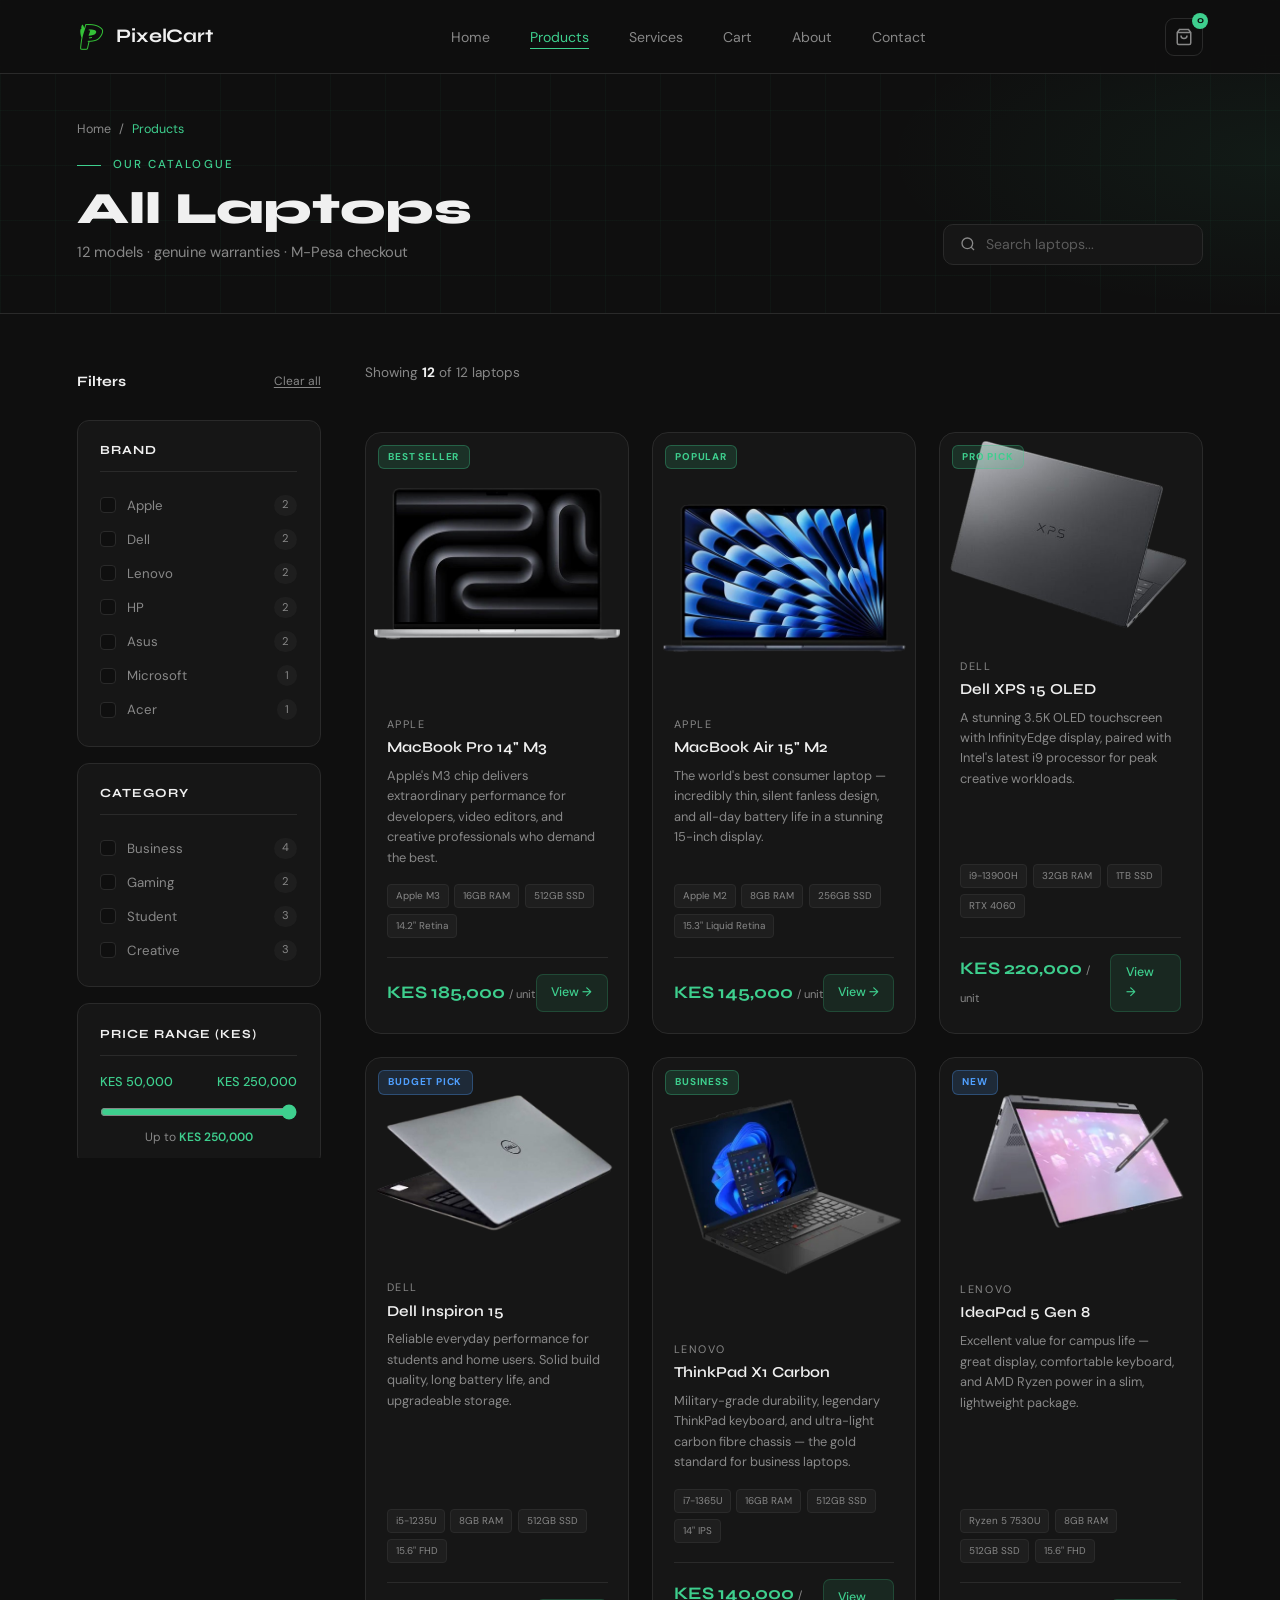
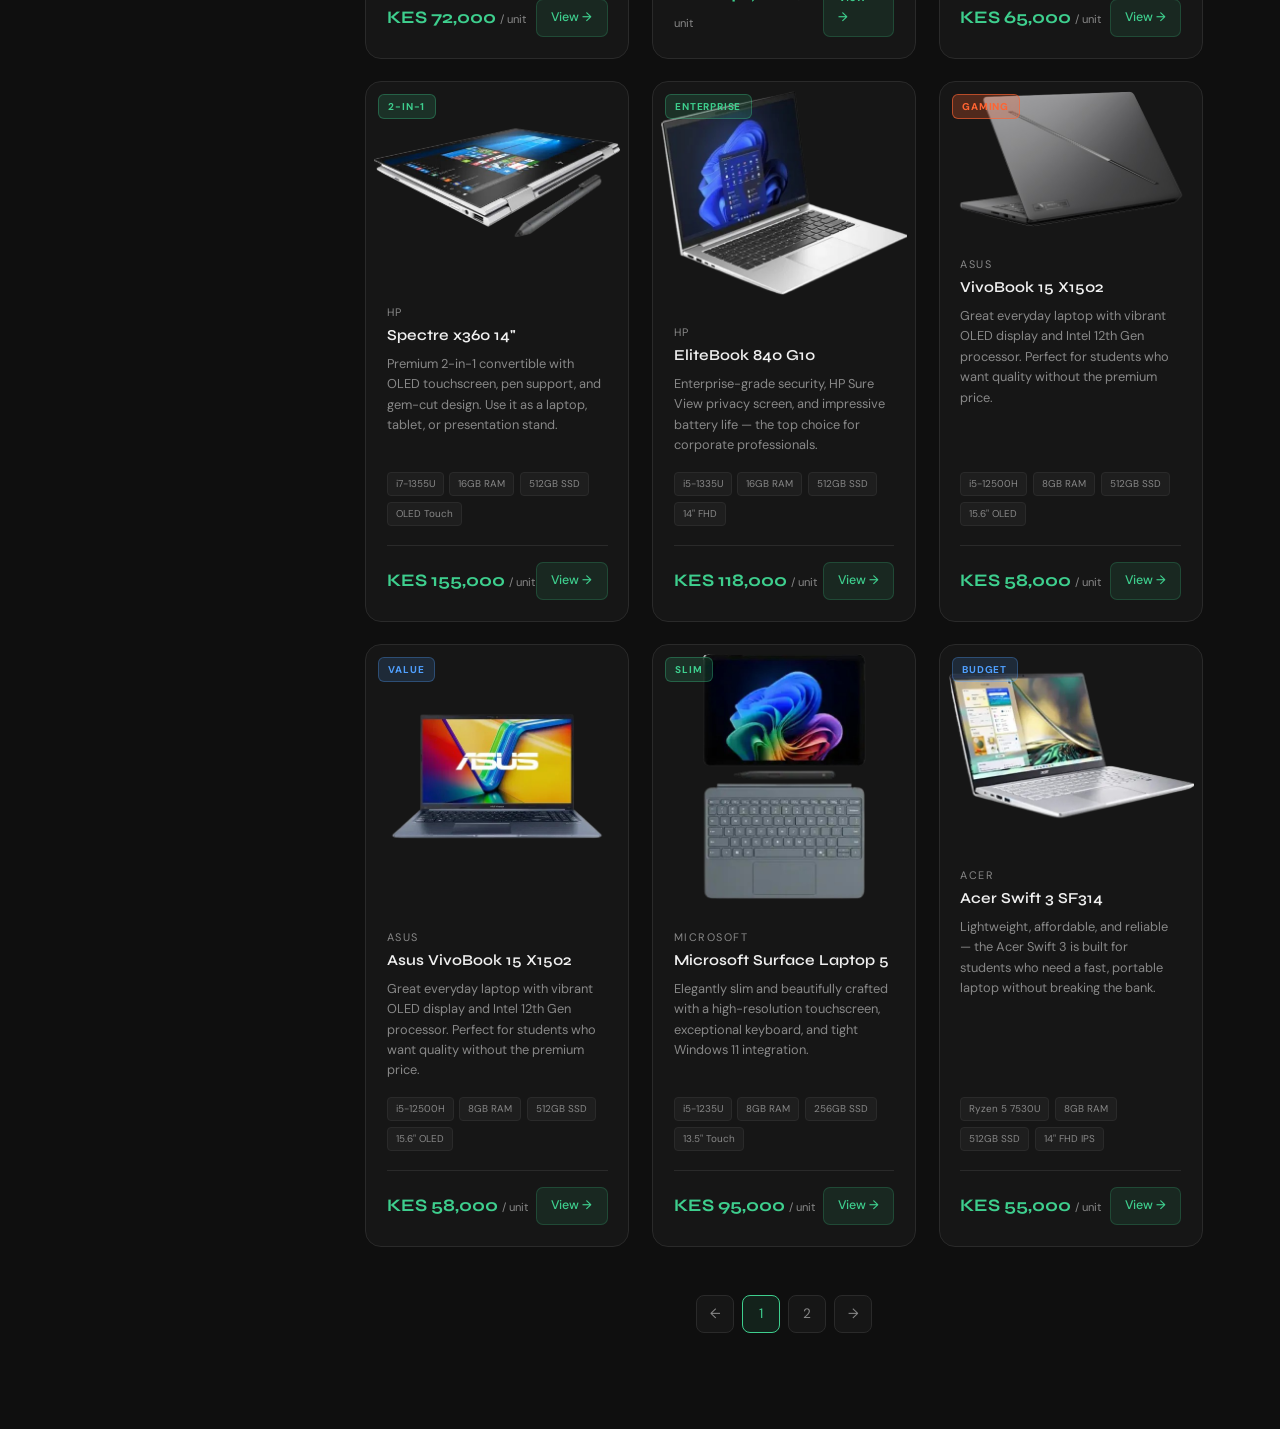
<file: products.html>
<!DOCTYPE html>
<html lang="en">

<head>
    <meta charset="UTF-8" />
    <meta name="viewport" content="width=device-width, initial-scale=1.0" />
    <title>Products — PixelCart</title>
    <link rel="icon" type="image/png" href="images/logo.png" />
    <link rel="preconnect" href="https://fonts.googleapis.com">
    <link
        href="https://fonts.googleapis.com/css2?family=Syne:wght@400;600;700;800&family=DM+Sans:wght@300;400;500&display=swap"
        rel="stylesheet">
    <link rel="stylesheet" href="css/style.css" />

    <style>
        /* ── PAGE HEADER ── */
        .page-header {
            padding: 7.5rem var(--spacing-xl) 3rem;
            position: relative;
            overflow: hidden;
            border-bottom: 1px solid var(--border);
        }

        .page-header::before {
            content: '';
            position: absolute;
            inset: 0;
            background-image:
                linear-gradient(rgba(62, 207, 142, 0.04) 1px, transparent 1px),
                linear-gradient(90deg, rgba(62, 207, 142, 0.04) 1px, transparent 1px);
            background-size: 55px 55px;
            pointer-events: none;
        }

        .page-header::after {
            content: '';
            position: absolute;
            top: 0;
            right: 0;
            width: 400px;
            height: 100%;
            background: radial-gradient(ellipse at right, rgba(62, 207, 142, 0.06) 0%, transparent 70%);
            pointer-events: none;
        }

        .header-inner {
            position: relative;
            z-index: 1;
            display: flex;
            justify-content: space-between;
            align-items: flex-end;
            flex-wrap: wrap;
            gap: 1.5rem;
            opacity: 0;
            animation: fadeUp 0.6s ease forwards 0.1s;
        }

        .breadcrumb {
            display: flex;
            align-items: center;
            gap: 0.5rem;
            font-family: var(--font-body);
            font-size: 0.78rem;
            color: var(--text-muted);
            margin-bottom: 1rem;
        }

        .breadcrumb a {
            color: var(--text-muted);
            text-decoration: none;
            transition: color 0.2s;
        }

        .breadcrumb a:hover {
            color: var(--green);
        }

        .breadcrumb span {
            color: var(--green);
        }

        .section-label {
            display: flex;
            align-items: center;
            gap: 0.75rem;
            font-family: var(--font-body);
            font-size: 0.72rem;
            letter-spacing: 0.18em;
            text-transform: uppercase;
            color: var(--green);
            font-weight: 500;
            margin-bottom: 0.6rem;
        }

        .section-label::before {
            content: '';
            width: 24px;
            height: 1px;
            background: var(--green);
        }

        .page-title {
            font-family: var(--font-display);
            font-size: clamp(2rem, 3.5vw, 3rem);
            font-weight: 800;
            color: var(--text-primary);
            line-height: 1.1;
        }

        .page-sub {
            font-family: var(--font-body);
            color: var(--text-muted);
            font-size: 0.92rem;
            margin-top: 0.5rem;
        }

        .header-search {
            display: flex;
            align-items: center;
            gap: 0.6rem;
            background: var(--surface);
            border: 1px solid var(--border);
            border-radius: 10px;
            padding: 0.65rem 1rem;
            transition: border-color 0.2s, box-shadow 0.2s;
            min-width: 260px;
        }

        .header-search:focus-within {
            border-color: var(--green);
            box-shadow: 0 0 0 3px rgba(62, 207, 142, 0.1);
        }

        .header-search svg {
            color: var(--text-muted);
            flex-shrink: 0;
        }

        .header-search input {
            background: transparent;
            border: none;
            outline: none;
            font-family: var(--font-body);
            font-size: 0.88rem;
            color: var(--text-primary);
            width: 100%;
        }

        .header-search input::placeholder {
            color: var(--text-muted);
            opacity: 0.6;
        }

        /* ── LAYOUT ── */
        .products-layout {
            display: grid;
            grid-template-columns: 248px 1fr;
            gap: 2.5rem;
            padding: 3rem var(--spacing-xl) 5rem;
            align-items: start;
        }

        /* ── SIDEBAR — KEY FIX: scrollable independently ── */
        .sidebar {
            position: sticky;
            top: 5.5rem;
            max-height: calc(100vh - 6.5rem);
            overflow-y: auto;
            overflow-x: hidden;
            /* hide scrollbar visually but keep it functional */
            scrollbar-width: thin;
            scrollbar-color: var(--border) transparent;
            padding-right: 4px;
        }

        .sidebar::-webkit-scrollbar {
            width: 4px;
        }

        .sidebar::-webkit-scrollbar-track {
            background: transparent;
        }

        .sidebar::-webkit-scrollbar-thumb {
            background: var(--border);
            border-radius: 99px;
        }

        .sidebar::-webkit-scrollbar-thumb:hover {
            background: var(--green);
        }

        .sidebar-header {
            display: flex;
            justify-content: space-between;
            align-items: center;
            margin-bottom: 1.2rem;
            position: sticky;
            top: 0;
            background: var(--bg);
            padding: 0.5rem 0;
            z-index: 2;
        }

        .sidebar-header h3 {
            font-family: var(--font-display);
            font-size: 0.9rem;
            font-weight: 700;
            color: var(--text-primary);
        }

        .clear-btn {
            font-family: var(--font-body);
            font-size: 0.75rem;
            color: var(--text-muted);
            background: none;
            border: none;
            cursor: pointer;
            text-decoration: underline;
            text-underline-offset: 2px;
            transition: color 0.2s;
            padding: 0;
        }

        .clear-btn:hover {
            color: var(--green);
        }

        .filter-block {
            background: var(--surface);
            border: 1px solid var(--border);
            border-radius: 12px;
            padding: 1.2rem 1.4rem;
            margin-bottom: 1rem;
        }

        .filter-block-title {
            font-family: var(--font-display);
            font-size: 0.78rem;
            font-weight: 700;
            color: var(--text-primary);
            letter-spacing: 0.08em;
            text-transform: uppercase;
            margin-bottom: 1rem;
            padding-bottom: 0.7rem;
            border-bottom: 1px solid var(--border);
        }

        .filter-option {
            display: flex;
            align-items: center;
            justify-content: space-between;
            padding: 0.4rem 0;
            cursor: pointer;
        }

        .filter-option:hover .filter-label {
            color: var(--green);
        }

        .filter-left {
            display: flex;
            align-items: center;
            gap: 0.7rem;
        }

        .filter-check {
            appearance: none;
            width: 16px;
            height: 16px;
            border: 1px solid var(--border);
            border-radius: 4px;
            background: var(--bg);
            cursor: pointer;
            position: relative;
            flex-shrink: 0;
            transition: border-color 0.2s, background 0.2s;
        }

        .filter-check:checked {
            background: var(--green);
            border-color: var(--green);
        }

        .filter-check:checked::after {
            content: '✓';
            position: absolute;
            inset: 0;
            display: flex;
            align-items: center;
            justify-content: center;
            font-size: 0.6rem;
            color: #0a0a0a;
            font-weight: 800;
        }

        .filter-label {
            font-family: var(--font-body);
            font-size: 0.83rem;
            color: var(--text-muted);
            cursor: pointer;
            transition: color 0.2s;
        }

        .filter-count {
            font-family: var(--font-body);
            font-size: 0.7rem;
            color: var(--text-muted);
            background: var(--surface-raised);
            padding: 0.1rem 0.5rem;
            border-radius: 99px;
        }

        .price-display {
            display: flex;
            justify-content: space-between;
            font-family: var(--font-body);
            font-size: 0.8rem;
            color: var(--green);
            font-weight: 500;
            margin-bottom: 0.6rem;
        }

        .price-slider {
            width: 100%;
            accent-color: var(--green);
            cursor: pointer;
            margin-bottom: 0.5rem;
        }

        .price-note {
            font-family: var(--font-body);
            font-size: 0.75rem;
            color: var(--text-muted);
            text-align: center;
        }

        .price-note span {
            color: var(--green);
            font-weight: 600;
        }

        .sort-chips {
            display: flex;
            flex-direction: column;
            gap: 0.4rem;
        }

        .sort-chip {
            display: flex;
            align-items: center;
            gap: 0.6rem;
            padding: 0.5rem 0.75rem;
            border-radius: 7px;
            cursor: pointer;
            font-family: var(--font-body);
            font-size: 0.82rem;
            color: var(--text-muted);
            transition: background 0.2s, color 0.2s;
            border: 1px solid transparent;
        }

        .sort-chip:hover {
            background: var(--surface-raised);
            color: var(--text-primary);
        }

        .sort-chip.active {
            background: rgba(62, 207, 142, 0.1);
            border-color: rgba(62, 207, 142, 0.2);
            color: var(--green);
        }

        .sort-chip .chip-dot {
            width: 6px;
            height: 6px;
            border-radius: 50%;
            border: 1.5px solid currentColor;
            flex-shrink: 0;
        }

        .sort-chip.active .chip-dot {
            background: var(--green);
            border-color: var(--green);
        }

        /* ── MAIN ── */
        .toolbar {
            display: flex;
            justify-content: space-between;
            align-items: center;
            margin-bottom: 1.5rem;
            flex-wrap: wrap;
            gap: 1rem;
        }

        .results-info {
            font-family: var(--font-body);
            font-size: 0.85rem;
            color: var(--text-muted);
        }

        .results-info strong {
            color: var(--text-primary);
        }

        .filter-tags {
            display: flex;
            gap: 0.5rem;
            flex-wrap: wrap;
            margin-bottom: 1.5rem;
        }

        .filter-tag {
            display: inline-flex;
            align-items: center;
            gap: 0.4rem;
            background: rgba(62, 207, 142, 0.1);
            border: 1px solid rgba(62, 207, 142, 0.2);
            color: var(--green);
            font-family: var(--font-body);
            font-size: 0.72rem;
            padding: 0.3rem 0.7rem;
            border-radius: 999px;
            cursor: pointer;
            transition: background 0.2s;
        }

        .filter-tag:hover {
            background: rgba(62, 207, 142, 0.18);
        }

        .filter-tag .remove {
            font-size: 0.8rem;
            opacity: 0.7;
        }

        /* ── PRODUCT GRID ── */
        .products-grid {
            display: grid;
            grid-template-columns: repeat(3, 1fr);
            gap: 1.4rem;
        }

        .product-card {
            background: var(--surface);
            border: 1px solid var(--border);
            border-radius: 16px;
            overflow: hidden;
            display: flex;
            flex-direction: column;
            transition: transform 0.3s, border-color 0.3s, box-shadow 0.3s;
            opacity: 0;
            transform: translateY(16px);
            animation: cardIn 0.45s ease forwards;
        }

        @keyframes cardIn {
            to {
                opacity: 1;
                transform: translateY(0);
            }
        }

        .product-card:nth-child(1) {
            animation-delay: .04s;
        }

        .product-card:nth-child(2) {
            animation-delay: .08s;
        }

        .product-card:nth-child(3) {
            animation-delay: .12s;
        }

        .product-card:nth-child(4) {
            animation-delay: .16s;
        }

        .product-card:nth-child(5) {
            animation-delay: .20s;
        }

        .product-card:nth-child(6) {
            animation-delay: .24s;
        }

        .product-card:nth-child(7) {
            animation-delay: .28s;
        }

        .product-card:nth-child(8) {
            animation-delay: .32s;
        }

        .product-card:nth-child(9) {
            animation-delay: .36s;
        }

        .product-card:nth-child(10) {
            animation-delay: .40s;
        }

        .product-card:nth-child(11) {
            animation-delay: .44s;
        }

        .product-card:nth-child(12) {
            animation-delay: .48s;
        }

        .product-card:hover {
            transform: translateY(-5px);
            border-color: rgba(62, 207, 142, 0.3);
            box-shadow: 0 16px 45px rgba(0, 0, 0, 0.35);
        }

        .product-card.hidden {
            display: none;
        }



        .card-image img {
            width: 100%;
            height: 100%;
            object-fit: contain;
            padding: 0.5rem;
            display: block;
            transition: transform 0.4s ease;
        }

        .product-card:hover .card-image img {
            transform: scale(1.04);
        }

        .card-badge {
            position: absolute;
            top: 0.75rem;
            left: 0.75rem;
            background: rgba(62, 207, 142, 0.15);
            border: 1px solid rgba(62, 207, 142, 0.3);
            color: var(--green);
            font-family: var(--font-body);
            font-size: 0.62rem;
            font-weight: 700;
            text-transform: uppercase;
            letter-spacing: 0.08em;
            padding: 0.22rem 0.6rem;
            border-radius: 6px;
            z-index: 2;
        }

        .card-badge.gaming {
            background: rgba(255, 100, 50, 0.25);
            border-color: rgba(255, 100, 50, 0.6);
            color: #ff6432;
            font-weight: 800;
        }

        .card-badge.new-tag {
            background: rgba(80, 160, 255, 0.15);
            border-color: rgba(80, 160, 255, 0.3);
            color: #50a0ff;
        }

        .card-body {
            padding: 1.3rem;
            flex: 1;
            display: flex;
            flex-direction: column;
        }

        .card-brand {
            font-family: var(--font-body);
            font-size: 0.68rem;
            letter-spacing: 0.14em;
            text-transform: uppercase;
            color: var(--text-muted);
            margin-bottom: 0.3rem;
        }

        .card-name {
            font-family: var(--font-display);
            font-size: 0.95rem;
            font-weight: 600;
            color: var(--text-primary);
            margin-bottom: 0.5rem;
            line-height: 1.3;
        }

        .card-desc {
            font-family: var(--font-body);
            font-size: 0.8rem;
            color: var(--text-muted);
            line-height: 1.6;
            margin-bottom: 1rem;
            flex: 1;
        }

        .card-specs {
            display: flex;
            gap: 0.35rem;
            flex-wrap: wrap;
            margin-bottom: 1.2rem;
        }

        .spec-tag {
            background: var(--surface-raised);
            border: 1px solid var(--border);
            color: var(--text-muted);
            font-family: var(--font-body);
            font-size: 0.62rem;
            padding: 0.2rem 0.5rem;
            border-radius: 4px;
        }

        .card-footer {
            display: flex;
            align-items: center;
            justify-content: space-between;
            padding-top: 1rem;
            border-top: 1px solid var(--border);
            margin-top: auto;
        }

        .card-price {
            font-family: var(--font-display);
            font-size: 1.1rem;
            font-weight: 700;
            color: var(--green);
        }

        .card-price small {
            font-size: 0.7rem;
            color: var(--text-muted);
            font-family: var(--font-body);
            font-weight: 400;
        }

        .btn-card {
            display: inline-flex;
            align-items: center;
            gap: 0.35rem;
            background: rgba(62, 207, 142, 0.1);
            border: 1px solid rgba(62, 207, 142, 0.2);
            color: var(--green);
            font-family: var(--font-body);
            font-size: 0.78rem;
            font-weight: 500;
            padding: 0.5rem 0.9rem;
            border-radius: 7px;
            text-decoration: none;
            cursor: pointer;
            transition: background 0.2s, border-color 0.2s, transform 0.2s;
        }

        .btn-card:hover {
            background: rgba(62, 207, 142, 0.18);
            border-color: rgba(62, 207, 142, 0.5);
            transform: translateY(-1px);
        }

        /* ── NO RESULTS ── */
        .no-results {
            display: none;
            flex-direction: column;
            align-items: center;
            text-align: center;
            padding: 4rem 1rem;
            grid-column: 1/-1;
        }

        .no-results.visible {
            display: flex;
        }

        .no-results .nr-icon {
            font-size: 3rem;
            opacity: 0.3;
            margin-bottom: 1rem;
        }

        .no-results h3 {
            font-family: var(--font-display);
            font-size: 1.1rem;
            color: var(--text-primary);
            margin-bottom: 0.4rem;
        }

        .no-results p {
            font-family: var(--font-body);
            font-size: 0.85rem;
            color: var(--text-muted);
        }

        .no-results button {
            margin-top: 1.2rem;
            display: inline-flex;
            align-items: center;
            gap: 0.5rem;
            background: rgba(62, 207, 142, 0.1);
            border: 1px solid rgba(62, 207, 142, 0.25);
            color: var(--green);
            font-family: var(--font-body);
            font-size: 0.85rem;
            padding: 0.65rem 1.2rem;
            border-radius: 8px;
            cursor: pointer;
        }

        /* ── PAGINATION ── */
        .pagination {
            display: flex;
            justify-content: center;
            gap: 0.5rem;
            padding: 3rem 0 1rem;
        }

        .page-btn {
            width: 38px;
            height: 38px;
            display: flex;
            align-items: center;
            justify-content: center;
            background: var(--surface);
            border: 1px solid var(--border);
            border-radius: 8px;
            font-family: var(--font-body);
            font-size: 0.85rem;
            color: var(--text-muted);
            cursor: pointer;
            transition: border-color 0.2s, color 0.2s, background 0.2s;
            text-decoration: none;
        }

        .page-btn:hover,
        .page-btn.active {
            border-color: var(--green);
            color: var(--green);
        }

        .page-btn.active {
            background: rgba(62, 207, 142, 0.1);
        }

        @keyframes fadeUp {
            to {
                opacity: 1;
                transform: translateY(0);
            }
        }

        /* ── RESPONSIVE ── */
        @media(max-width:1100px) {
            .products-grid {
                grid-template-columns: repeat(2, 1fr);
            }
        }

        @media(max-width:900px) {
            .products-layout {
                grid-template-columns: 1fr;
            }

            .sidebar {
                position: static;
                max-height: none;
                overflow: visible;
                display: grid;
                grid-template-columns: repeat(2, 1fr);
                gap: 1rem;
            }

            .sidebar-header {
                grid-column: 1/-1;
            }
        }

        @media(max-width:640px) {
            .products-grid {
                grid-template-columns: 1fr;
            }

            .sidebar {
                grid-template-columns: 1fr;
            }

            .header-inner {
                flex-direction: column;
                align-items: flex-start;
            }

            .header-search {
                width: 100%;
            }
        }
    </style>
</head>

<body>

    <!-- ══ NAVBAR ══ -->
    <nav class="navbar">
        <a href="index.html" class="nav-logo">
            <img src="images/logo.png" alt="PixelCart Logo"
                style="width:30px;height:30px;object-fit:contain;border-radius:7px;">
            PixelCart
        </a>
        <ul class="nav-links">
            <li><a href="index.html">Home</a></li>
            <li><a href="products.html" class="active">Products</a></li>
            <li><a href="services.html">Services</a></li>
            <li><a href="cart.html">Cart</a></li>
            <li><a href="about.html">About</a></li>
            <li><a href="contact.html">Contact</a></li>
        </ul>
        <div class="nav-actions">
            <a href="cart.html" class="nav-cart" title="View Cart">
                <svg width="18" height="18" viewBox="0 0 24 24" fill="none" stroke="currentColor" stroke-width="2">
                    <path d="M6 2L3 6v14a2 2 0 002 2h14a2 2 0 002-2V6l-3-4z" />
                    <line x1="3" y1="6" x2="21" y2="6" />
                    <path d="M16 10a4 4 0 01-8 0" />
                </svg>
                <span class="cart-count" id="cartCount">0</span>
            </a>
        </div>
    </nav>

    <!-- ══ PAGE HEADER ══ -->
    <div class="page-header">
        <div class="header-inner">
            <div>
                <div class="breadcrumb"><a href="index.html">Home</a> / <span>Products</span></div>
                <div class="section-label">Our catalogue</div>
                <h1 class="page-title">All Laptops</h1>
                <p class="page-sub">12 models · genuine warranties · M-Pesa checkout</p>
            </div>
            <div class="header-search">
                <svg width="16" height="16" viewBox="0 0 24 24" fill="none" stroke="currentColor" stroke-width="2">
                    <circle cx="11" cy="11" r="8" />
                    <path d="M21 21l-4.35-4.35" />
                </svg>
                <input type="text" id="searchInput" placeholder="Search laptops..." />
            </div>
        </div>
    </div>

    <!-- ══ LAYOUT ══ -->
    <div class="products-layout">

        <!-- ── SIDEBAR ── -->
        <aside class="sidebar">
            <div class="sidebar-header">
                <h3>Filters</h3>
                <button class="clear-btn" onclick="clearAllFilters()">Clear all</button>
            </div>

            <!-- Brand -->
            <div class="filter-block">
                <div class="filter-block-title">Brand</div>
                <div class="filter-option">
                    <div class="filter-left"><input type="checkbox" class="filter-check" data-filter="brand"
                            value="Apple" id="f-apple" onchange="applyFilters()"><label class="filter-label"
                            for="f-apple">Apple</label></div><span class="filter-count">2</span>
                </div>
                <div class="filter-option">
                    <div class="filter-left"><input type="checkbox" class="filter-check" data-filter="brand"
                            value="Dell" id="f-dell" onchange="applyFilters()"><label class="filter-label"
                            for="f-dell">Dell</label></div><span class="filter-count">2</span>
                </div>
                <div class="filter-option">
                    <div class="filter-left"><input type="checkbox" class="filter-check" data-filter="brand"
                            value="Lenovo" id="f-lenovo" onchange="applyFilters()"><label class="filter-label"
                            for="f-lenovo">Lenovo</label></div><span class="filter-count">2</span>
                </div>
                <div class="filter-option">
                    <div class="filter-left"><input type="checkbox" class="filter-check" data-filter="brand" value="HP"
                            id="f-hp" onchange="applyFilters()"><label class="filter-label" for="f-hp">HP</label></div>
                    <span class="filter-count">2</span>
                </div>
                <div class="filter-option">
                    <div class="filter-left"><input type="checkbox" class="filter-check" data-filter="brand"
                            value="Asus" id="f-asus" onchange="applyFilters()"><label class="filter-label"
                            for="f-asus">Asus</label></div><span class="filter-count">2</span>
                </div>
                <div class="filter-option">
                    <div class="filter-left"><input type="checkbox" class="filter-check" data-filter="brand"
                            value="Microsoft" id="f-ms" onchange="applyFilters()"><label class="filter-label"
                            for="f-ms">Microsoft</label></div><span class="filter-count">1</span>
                </div>
                <div class="filter-option">
                    <div class="filter-left"><input type="checkbox" class="filter-check" data-filter="brand"
                            value="Acer" id="f-acer" onchange="applyFilters()"><label class="filter-label"
                            for="f-acer">Acer</label></div><span class="filter-count">1</span>
                </div>
            </div>

            <!-- Category -->
            <div class="filter-block">
                <div class="filter-block-title">Category</div>
                <div class="filter-option">
                    <div class="filter-left"><input type="checkbox" class="filter-check" data-filter="category"
                            value="business" id="f-business" onchange="applyFilters()"><label class="filter-label"
                            for="f-business">Business</label></div><span class="filter-count">4</span>
                </div>
                <div class="filter-option">
                    <div class="filter-left"><input type="checkbox" class="filter-check" data-filter="category"
                            value="gaming" id="f-gaming" onchange="applyFilters()"><label class="filter-label"
                            for="f-gaming">Gaming</label></div><span class="filter-count">2</span>
                </div>
                <div class="filter-option">
                    <div class="filter-left"><input type="checkbox" class="filter-check" data-filter="category"
                            value="student" id="f-student" onchange="applyFilters()"><label class="filter-label"
                            for="f-student">Student</label></div><span class="filter-count">3</span>
                </div>
                <div class="filter-option">
                    <div class="filter-left"><input type="checkbox" class="filter-check" data-filter="category"
                            value="creative" id="f-creative" onchange="applyFilters()"><label class="filter-label"
                            for="f-creative">Creative</label></div><span class="filter-count">3</span>
                </div>
            </div>

            <!-- Price Range -->
            <div class="filter-block">
                <div class="filter-block-title">Price Range (KES)</div>
                <div class="price-display">
                    <span>KES 50,000</span>
                    <span id="priceMaxLabel">KES 250,000</span>
                </div>
                <input type="range" class="price-slider" id="priceSlider" min="50000" max="250000" value="250000"
                    step="5000" oninput="updatePrice(this.value); applyFilters()">
                <div class="price-note">Up to <span id="priceVal">KES 250,000</span></div>
            </div>

            <!-- Sort -->
            <div class="filter-block">
                <div class="filter-block-title">Sort By</div>
                <div class="sort-chips">
                    <div class="sort-chip active" data-sort="featured" onclick="setSort(this,'featured')">
                        <div class="chip-dot"></div>Featured
                    </div>
                    <div class="sort-chip" data-sort="price-asc" onclick="setSort(this,'price-asc')">
                        <div class="chip-dot"></div>Price: Low to High
                    </div>
                    <div class="sort-chip" data-sort="price-desc" onclick="setSort(this,'price-desc')">
                        <div class="chip-dot"></div>Price: High to Low
                    </div>
                    <div class="sort-chip" data-sort="name-asc" onclick="setSort(this,'name-asc')">
                        <div class="chip-dot"></div>Name: A → Z
                    </div>
                </div>
            </div>
        </aside>

        <!-- ── MAIN ── -->
        <div class="products-main">
            <div class="toolbar">
                <p class="results-info">Showing <strong id="visibleCount">12</strong> of 12 laptops</p>
            </div>
            <div class="filter-tags" id="filterTags"></div>

            <div class="products-grid" id="productsGrid">

                <!-- 1. MacBook Pro 14 M3 -->
                <div class="product-card" data-brand="Apple" data-category="creative business" data-price="185000"
                    data-name="MacBook Pro 14 M3">
                    <div class="card-image">
                        <img src="images/laptop-1.jpg" alt="MacBook Pro 14 M3" />
                        <span class="card-badge">Best Seller</span>
                    </div>
                    <div class="card-body">
                        <div class="card-brand">Apple</div>
                        <div class="card-name">MacBook Pro 14" M3</div>
                        <div class="card-desc">Apple's M3 chip delivers extraordinary performance for developers, video
                            editors, and creative professionals who demand the best.</div>
                        <div class="card-specs"><span class="spec-tag">Apple M3</span><span class="spec-tag">16GB
                                RAM</span><span class="spec-tag">512GB SSD</span><span class="spec-tag">14.2"
                                Retina</span></div>
                        <div class="card-footer">
                            <div class="card-price">KES 185,000 <small>/ unit</small></div>
                            <a href="product-detail.html?id=macbook-pro-14" class="btn-card">View →</a>
                        </div>
                    </div>
                </div>

                <!-- 2. MacBook Air 15 M2 -->
                <div class="product-card" data-brand="Apple" data-category="student creative" data-price="145000"
                    data-name="MacBook Air 15 M2">
                    <div class="card-image">
                        <img src="images/laptop-2.jpg" alt="MacBook Air 15 M2" />
                        <span class="card-badge">Popular</span>
                    </div>
                    <div class="card-body">
                        <div class="card-brand">Apple</div>
                        <div class="card-name">MacBook Air 15" M2</div>
                        <div class="card-desc">The world's best consumer laptop — incredibly thin, silent fanless
                            design, and all-day battery life in a stunning 15-inch display.</div>
                        <div class="card-specs"><span class="spec-tag">Apple M2</span><span class="spec-tag">8GB
                                RAM</span><span class="spec-tag">256GB SSD</span><span class="spec-tag">15.3" Liquid
                                Retina</span></div>
                        <div class="card-footer">
                            <div class="card-price">KES 145,000 <small>/ unit</small></div>
                            <a href="product-detail.html?id=macbook-air-15" class="btn-card">View →</a>
                        </div>
                    </div>
                </div>

                <!-- 3. Dell XPS 15 OLED -->
                <div class="product-card" data-brand="Dell" data-category="creative business" data-price="220000"
                    data-name="Dell XPS 15 OLED">
                    <div class="card-image">
                        <img src="images/laptop-3.jpg" alt="Dell XPS 15 OLED" />
                        <span class="card-badge">Pro Pick</span>
                    </div>
                    <div class="card-body">
                        <div class="card-brand">Dell</div>
                        <div class="card-name">Dell XPS 15 OLED</div>
                        <div class="card-desc">A stunning 3.5K OLED touchscreen with InfinityEdge display, paired with
                            Intel's latest i9 processor for peak creative workloads.</div>
                        <div class="card-specs"><span class="spec-tag">i9-13900H</span><span class="spec-tag">32GB
                                RAM</span><span class="spec-tag">1TB SSD</span><span class="spec-tag">RTX 4060</span>
                        </div>
                        <div class="card-footer">
                            <div class="card-price">KES 220,000 <small>/ unit</small></div>
                            <a href="product-detail.html?id=dell-xps-15" class="btn-card">View →</a>
                        </div>
                    </div>
                </div>

                <!-- 4. Dell Inspiron 15 -->
                <div class="product-card" data-brand="Dell" data-category="student business" data-price="72000"
                    data-name="Dell Inspiron 15">
                    <div class="card-image">
                        <img src="images/laptop-4.jpg" alt="Dell Inspiron 15" />
                        <span class="card-badge new-tag">Budget Pick</span>
                    </div>
                    <div class="card-body">
                        <div class="card-brand">Dell</div>
                        <div class="card-name">Dell Inspiron 15</div>
                        <div class="card-desc">Reliable everyday performance for students and home users. Solid build
                            quality, long battery life, and upgradeable storage.</div>
                        <div class="card-specs"><span class="spec-tag">i5-1235U</span><span class="spec-tag">8GB
                                RAM</span><span class="spec-tag">512GB SSD</span><span class="spec-tag">15.6" FHD</span>
                        </div>
                        <div class="card-footer">
                            <div class="card-price">KES 72,000 <small>/ unit</small></div>
                            <a href="product-detail.html?id=dell-inspiron-15" class="btn-card">View →</a>
                        </div>
                    </div>
                </div>

                <!-- 5. Lenovo ThinkPad X1 Carbon -->
                <div class="product-card" data-brand="Lenovo" data-category="business" data-price="140000"
                    data-name="Lenovo ThinkPad X1 Carbon">
                    <div class="card-image">
                        <img src="images/laptop-5.jpg" alt="Lenovo ThinkPad X1 Carbon" />
                        <span class="card-badge">Business</span>
                    </div>
                    <div class="card-body">
                        <div class="card-brand">Lenovo</div>
                        <div class="card-name">ThinkPad X1 Carbon</div>
                        <div class="card-desc">Military-grade durability, legendary ThinkPad keyboard, and ultra-light
                            carbon fibre chassis — the gold standard for business laptops.</div>
                        <div class="card-specs"><span class="spec-tag">i7-1365U</span><span class="spec-tag">16GB
                                RAM</span><span class="spec-tag">512GB SSD</span><span class="spec-tag">14" IPS</span>
                        </div>
                        <div class="card-footer">
                            <div class="card-price">KES 140,000 <small>/ unit</small></div>
                            <a href="product-detail.html?id=lenovo-thinkpad-x1" class="btn-card">View →</a>
                        </div>
                    </div>
                </div>

                <!-- 6. Lenovo IdeaPad 5 -->
                <div class="product-card" data-brand="Lenovo" data-category="student" data-price="65000"
                    data-name="Lenovo IdeaPad 5">
                    <div class="card-image">
                        <img src="images/laptop-6.jpg" alt="Lenovo IdeaPad 5" />
                        <span class="card-badge new-tag">New</span>
                    </div>
                    <div class="card-body">
                        <div class="card-brand">Lenovo</div>
                        <div class="card-name">IdeaPad 5 Gen 8</div>
                        <div class="card-desc">Excellent value for campus life — great display, comfortable keyboard,
                            and AMD Ryzen power in a slim, lightweight package.</div>
                        <div class="card-specs"><span class="spec-tag">Ryzen 5 7530U</span><span class="spec-tag">8GB
                                RAM</span><span class="spec-tag">512GB SSD</span><span class="spec-tag">15.6" FHD</span>
                        </div>
                        <div class="card-footer">
                            <div class="card-price">KES 65,000 <small>/ unit</small></div>
                            <a href="product-detail.html?id=lenovo-ideapad-5" class="btn-card">View →</a>
                        </div>
                    </div>
                </div>

                <!-- 7. HP Spectre x360 -->
                <div class="product-card" data-brand="HP" data-category="creative business" data-price="155000"
                    data-name="HP Spectre x360">
                    <div class="card-image">
                        <img src="images/laptop-7.jpg" alt="HP Spectre x360" />
                        <span class="card-badge">2-in-1</span>
                    </div>
                    <div class="card-body">
                        <div class="card-brand">HP</div>
                        <div class="card-name">Spectre x360 14"</div>
                        <div class="card-desc">Premium 2-in-1 convertible with OLED touchscreen, pen support, and
                            gem-cut design. Use it as a laptop, tablet, or presentation stand.</div>
                        <div class="card-specs"><span class="spec-tag">i7-1355U</span><span class="spec-tag">16GB
                                RAM</span><span class="spec-tag">512GB SSD</span><span class="spec-tag">OLED
                                Touch</span></div>
                        <div class="card-footer">
                            <div class="card-price">KES 155,000 <small>/ unit</small></div>
                            <a href="product-detail.html?id=hp-spectre-x360" class="btn-card">View →</a>
                        </div>
                    </div>
                </div>

                <!-- 8. HP EliteBook 840 -->
                <div class="product-card" data-brand="HP" data-category="business" data-price="118000"
                    data-name="HP EliteBook 840">
                    <div class="card-image">
                        <img src="images/laptop-8.jpg" alt="HP EliteBook 840" />
                        <span class="card-badge">Enterprise</span>
                    </div>
                    <div class="card-body">
                        <div class="card-brand">HP</div>
                        <div class="card-name">EliteBook 840 G10</div>
                        <div class="card-desc">Enterprise-grade security, HP Sure View privacy screen, and impressive
                            battery life — the top choice for corporate professionals.</div>
                        <div class="card-specs"><span class="spec-tag">i5-1335U</span><span class="spec-tag">16GB
                                RAM</span><span class="spec-tag">512GB SSD</span><span class="spec-tag">14" FHD</span>
                        </div>
                        <div class="card-footer">
                            <div class="card-price">KES 118,000 <small>/ unit</small></div>
                            <a href="product-detail.html?id=hp-elitebook-840" class="btn-card">View →</a>
                        </div>
                    </div>
                </div>

                <!-- 9. Asus ROG Zephyrus G14 -->
                <div class="product-card" data-brand="Asus" data-category="gaming" data-price="175000"
                    data-name="Asus ROG Zephyrus G14">
                    <div class="card-image">
                        <img src="images/laptop-9.jpg" alt="Asus ROG Zephyrus G14" />
                        <span class="card-badge gaming">Gaming</span>
                    </div>
                    <div class="card-body">
                        <div class="card-brand">Asus</div>
                        <div class="card-name">VivoBook 15 X1502</div>
                        <div class="card-desc">Great everyday laptop with vibrant OLED display and Intel 12th Gen
                            processor. Perfect for students who want quality without the premium price.</div>
                        <div class="card-specs"><span class="spec-tag">i5-12500H</span><span class="spec-tag">8GB
                                RAM</span><span class="spec-tag">512GB SSD</span><span class="spec-tag">15.6"
                                OLED</span></div>
                        <div class="card-footer">
                            <div class="card-price">KES 58,000 <small>/ unit</small></div>
                            <a href="product-detail.html?id=asus-vivobook-15" class="btn-card">View →</a>
                        </div>
                    </div>
                </div>

                <!-- 10. Asus VivoBook 15 -->
                <div class="product-card" data-brand="Asus" data-category="student gaming" data-price="58000"
                    data-name="Asus VivoBook 15">
                    <div class="card-image">
                        <img src="images/laptop-10.jpg" alt="Asus VivoBook 15" />
                        <span class="card-badge new-tag">Value</span>
                    </div>
                    <div class="card-body">
                        <div class="card-brand">Asus</div>
                        <div class="card-name">Asus VivoBook 15 X1502</div>
                        <div class="card-desc">Great everyday laptop with vibrant OLED display and Intel 12th Gen
                            processor. Perfect for students who want quality without the premium price.</div>
                        <div class="card-specs"><span class="spec-tag">i5-12500H</span><span class="spec-tag">8GB
                                RAM</span><span class="spec-tag">512GB SSD</span><span class="spec-tag">15.6"
                                OLED</span></div>
                        <div class="card-footer">
                            <div class="card-price">KES 58,000 <small>/ unit</small></div>
                            <a href="product-detail.html?id=asus-vivobook-15" class="btn-card">View →</a>
                        </div>
                    </div>
                </div>

                <!-- 11. Microsoft Surface Laptop 5 -->
                <div class="product-card" data-brand="Microsoft" data-category="business student" data-price="95000"
                    data-name="Microsoft Surface Laptop 5">
                    <div class="card-image">
                        <img src="images/laptop-11.jpg" alt="Microsoft Surface Laptop 5" />
                        <span class="card-badge">Slim</span>
                    </div>
                    <div class="card-body">
                        <div class="card-brand">Microsoft</div>
                        <div class="card-name">Microsoft Surface Laptop 5</div>
                        <div class="card-desc">Elegantly slim and beautifully crafted with a high-resolution
                            touchscreen, exceptional keyboard, and tight Windows 11 integration.</div>
                        <div class="card-specs"><span class="spec-tag">i5-1235U</span><span class="spec-tag">8GB
                                RAM</span><span class="spec-tag">256GB SSD</span><span class="spec-tag">13.5"
                                Touch</span></div>
                        <div class="card-footer">
                            <div class="card-price">KES 95,000 <small>/ unit</small></div>
                            <a href="product-detail.html?id=microsoft-surface-5" class="btn-card">View →</a>
                        </div>
                    </div>
                </div>

                <!-- 12. Acer Swift 3 -->
                <div class="product-card" data-brand="Acer" data-category="student" data-price="55000"
                    data-name="Acer Swift 3">
                    <div class="card-image">
                        <img src="images/laptop-12.jpg" alt="Acer Swift 3" />
                        <span class="card-badge new-tag">Budget</span>
                    </div>
                    <div class="card-body">
                        <div class="card-brand">Acer</div>
                        <div class="card-name">Acer Swift 3 SF314</div>
                        <div class="card-desc">Lightweight, affordable, and reliable — the Acer Swift 3 is built for
                            students who need a fast, portable laptop without breaking the bank.</div>
                        <div class="card-specs"><span class="spec-tag">Ryzen 5 7530U</span><span class="spec-tag">8GB
                                RAM</span><span class="spec-tag">512GB SSD</span><span class="spec-tag">14" FHD
                                IPS</span></div>
                        <div class="card-footer">
                            <div class="card-price">KES 55,000 <small>/ unit</small></div>
                            <a href="product-detail.html?id=acer-swift-3" class="btn-card">View →</a>
                        </div>
                    </div>
                </div>

                <!-- No results -->
                <div class="no-results" id="noResults">
                    <div class="nr-icon">🔍</div>
                    <h3>No laptops found</h3>
                    <p>Try adjusting your filters or search term</p>
                    <button onclick="clearAllFilters()">✕ Clear all filters</button>
                </div>

            </div>

            <div class="pagination">
                <a href="#" class="page-btn">←</a>
                <a href="#" class="page-btn active">1</a>
                <a href="#" class="page-btn">2</a>
                <a href="#" class="page-btn">→</a>
            </div>
        </div>
    </div>

    <script src="js/main.js"></script>
    <script>
        Cart.updateBadge();

        window.addEventListener('scroll', () => {
            document.querySelector('.navbar').style.borderBottomColor =
                window.scrollY > 20 ? 'rgba(62,207,142,0.15)' : 'var(--border)';
        });

        let currentSort = 'featured', currentPrice = 250000, currentSearch = '';

        function updatePrice(val) {
            currentPrice = parseInt(val);
            const f = 'KES ' + Number(val).toLocaleString();
            document.getElementById('priceVal').textContent = f;
            document.getElementById('priceMaxLabel').textContent = f;
        }

        function setSort(el, val) {
            document.querySelectorAll('.sort-chip').forEach(c => c.classList.remove('active'));
            el.classList.add('active');
            currentSort = val;
            applyFilters();
        }

        document.getElementById('searchInput').addEventListener('input', function () {
            currentSearch = this.value.toLowerCase().trim();
            applyFilters();
        });

        function applyFilters() {
            const brands = getChecked('brand');
            const categories = getChecked('category');
            const cards = Array.from(document.querySelectorAll('.product-card[data-brand]'));

            // Sort
            if (currentSort === 'price-asc') cards.sort((a, b) => +a.dataset.price - +b.dataset.price);
            if (currentSort === 'price-desc') cards.sort((a, b) => +b.dataset.price - +a.dataset.price);
            if (currentSort === 'name-asc') cards.sort((a, b) => a.dataset.name.localeCompare(b.dataset.name));

            const grid = document.getElementById('productsGrid');
            cards.forEach(c => grid.appendChild(c));

            let visible = 0;
            cards.forEach((card, i) => {
                const bMatch = brands.length === 0 || brands.includes(card.dataset.brand);
                const cMatch = categories.length === 0 || categories.some(c => card.dataset.category.split(' ').includes(c));
                const pMatch = +card.dataset.price <= currentPrice;
                const sMatch = currentSearch === '' || card.dataset.name.toLowerCase().includes(currentSearch);

                if (bMatch && cMatch && pMatch && sMatch) {
                    card.classList.remove('hidden');
                    card.style.animationDelay = (i * 0.04) + 's';
                    card.style.animation = 'none';
                    card.offsetHeight;
                    card.style.animation = '';
                    visible++;
                } else {
                    card.classList.add('hidden');
                }
            });

            document.getElementById('visibleCount').textContent = visible;
            document.getElementById('noResults').classList.toggle('visible', visible === 0);
            renderTags(brands, categories);
        }

        function getChecked(type) {
            return Array.from(document.querySelectorAll(`.filter-check[data-filter="${type}"]:checked`)).map(e => e.value);
        }

        function renderTags(brands, categories) {
            const c = document.getElementById('filterTags');
            c.innerHTML = '';
            brands.forEach(b => { c.innerHTML += `<div class="filter-tag" onclick="removeFilter('brand','${b}')">${b} <span class="remove">✕</span></div>`; });
            categories.forEach(cat => { c.innerHTML += `<div class="filter-tag" onclick="removeFilter('category','${cat}')">${cat.charAt(0).toUpperCase() + cat.slice(1)} <span class="remove">✕</span></div>`; });
            if (+document.getElementById('priceSlider').value < 250000) {
                c.innerHTML += `<div class="filter-tag" onclick="removePrice()">Under KES ${Number(currentPrice).toLocaleString()} <span class="remove">✕</span></div>`;
            }
        }

        function removeFilter(type, value) {
            const cb = document.querySelector(`.filter-check[data-filter="${type}"][value="${value}"]`);
            if (cb) { cb.checked = false; applyFilters(); }
        }

        function removePrice() {
            document.getElementById('priceSlider').value = 250000;
            updatePrice(250000); applyFilters();
        }

        function clearAllFilters() {
            document.querySelectorAll('.filter-check').forEach(c => c.checked = false);
            document.getElementById('priceSlider').value = 250000;
            document.getElementById('searchInput').value = '';
            currentPrice = 250000; currentSearch = '';
            updatePrice(250000);
            document.querySelectorAll('.sort-chip').forEach(c => c.classList.remove('active'));
            document.querySelector('[data-sort="featured"]').classList.add('active');
            currentSort = 'featured';
            applyFilters();
        }
    </script>
</body>

</html>
</file>
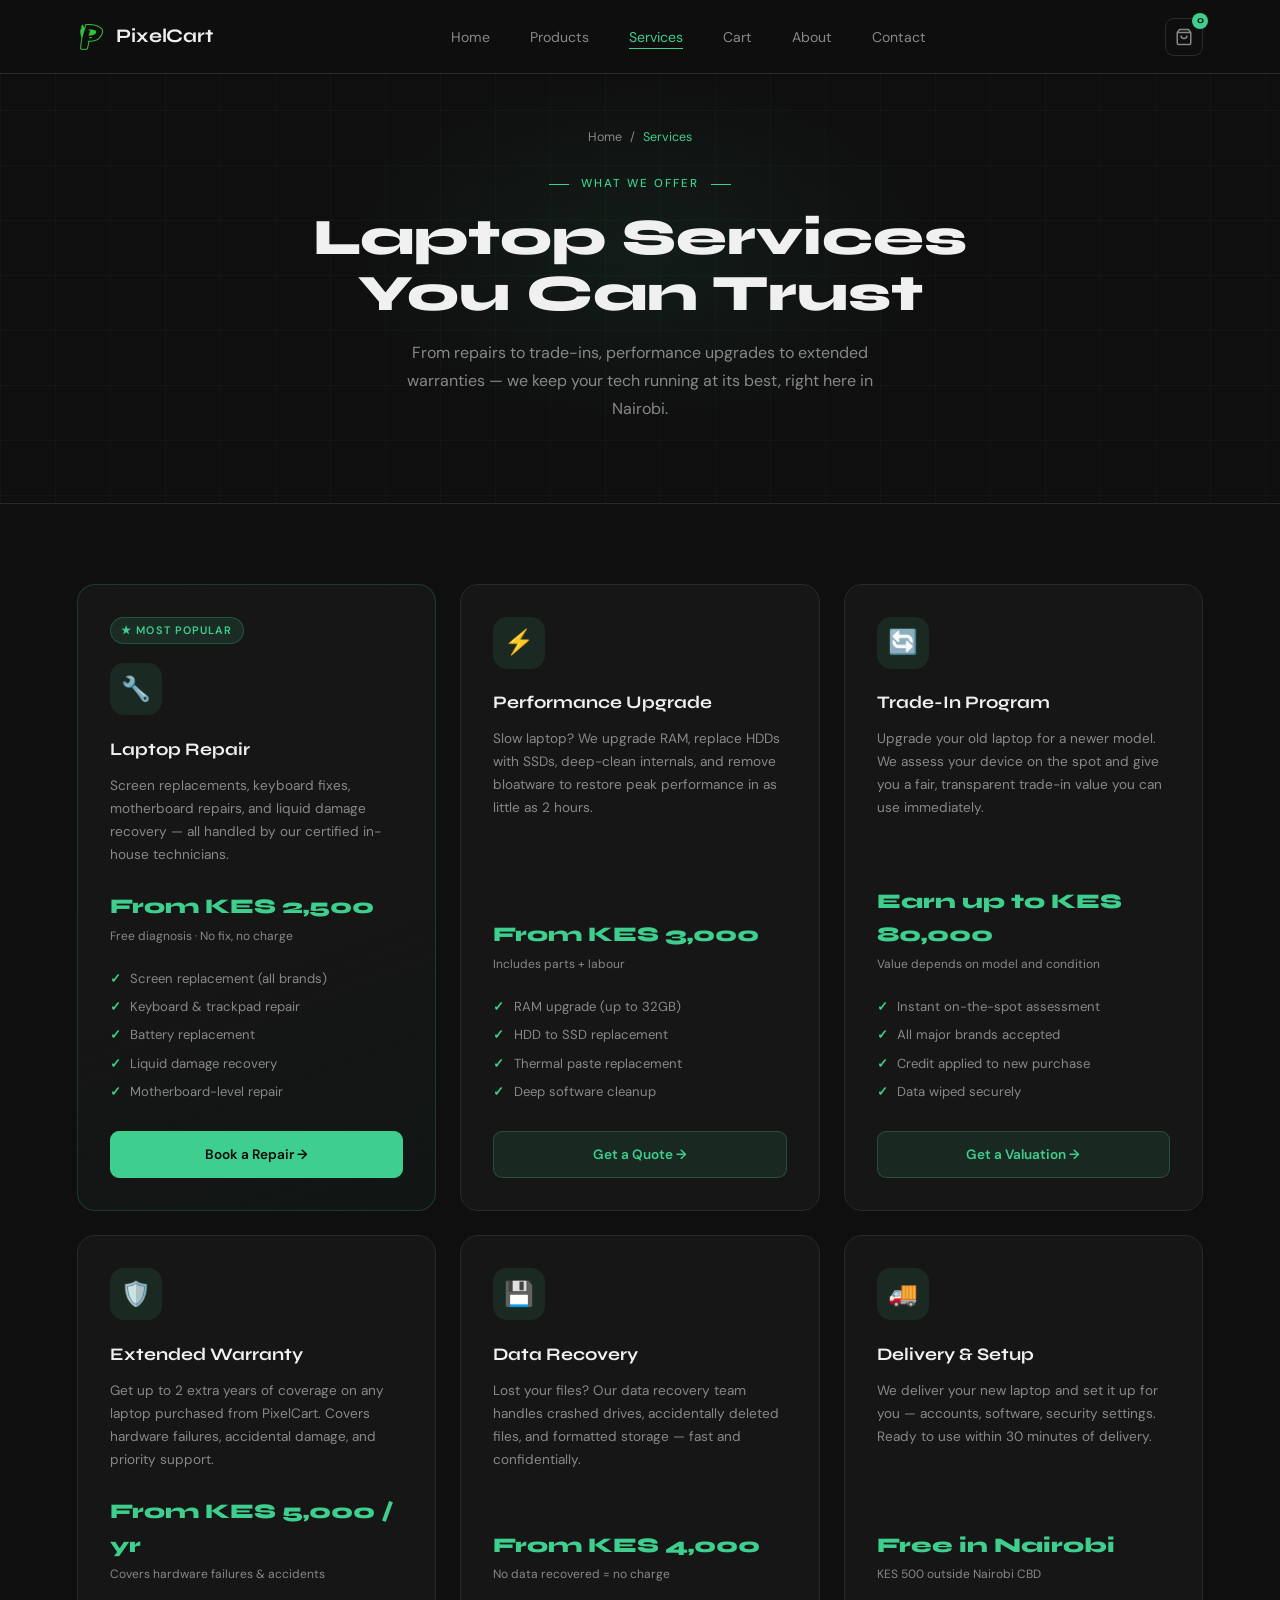
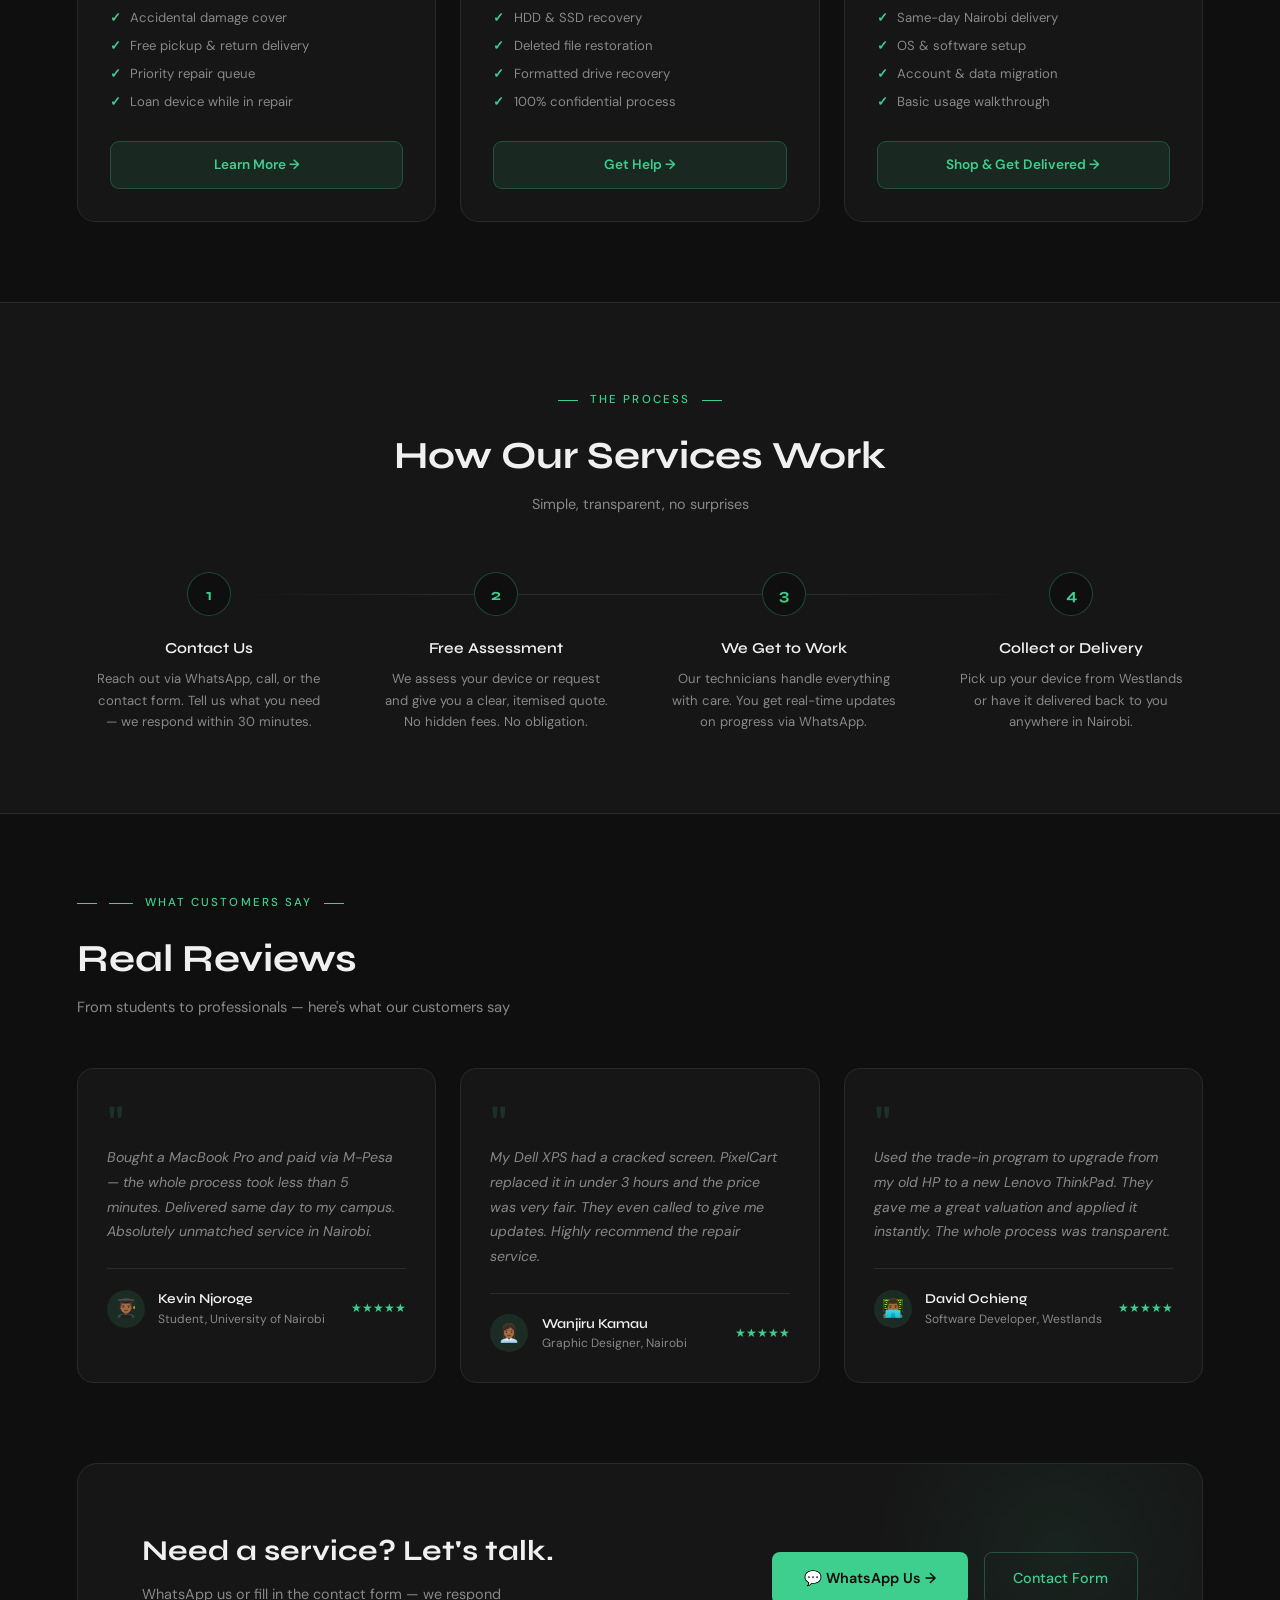
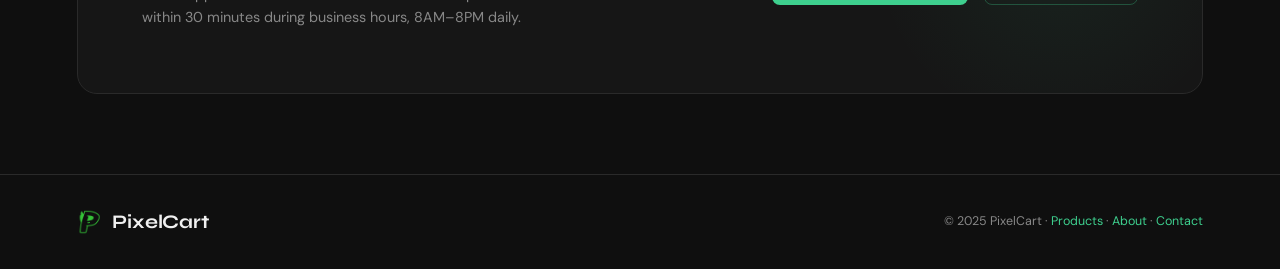
<file: services.html>
<!DOCTYPE html>
<html lang="en">

<head>
    <meta charset="UTF-8" />
    <meta name="viewport" content="width=device-width, initial-scale=1.0" />
    <title>Services — PixelCart</title>
    <link rel="icon" type="image/png" href="images/logo.png" />
    <link rel="preconnect" href="https://fonts.googleapis.com">
    <link
        href="https://fonts.googleapis.com/css2?family=Syne:wght@400;600;700;800&family=DM+Sans:wght@300;400;500&display=swap"
        rel="stylesheet">
    <link rel="stylesheet" href="css/style.css" />

    <style>
        /* ════════════════════════════
       SERVICES.HTML — PAGE STYLES
    ════════════════════════════ */

        /* ── PAGE HEADER ── */
        .page-header {
            padding: 8rem var(--spacing-xl) 5rem;
            text-align: center;
            position: relative;
            overflow: hidden;
            border-bottom: 1px solid var(--border);
        }

        .page-header::before {
            content: '';
            position: absolute;
            inset: 0;
            background-image:
                linear-gradient(rgba(62, 207, 142, 0.04) 1px, transparent 1px),
                linear-gradient(90deg, rgba(62, 207, 142, 0.04) 1px, transparent 1px);
            background-size: 55px 55px;
            pointer-events: none;
        }

        .page-header::after {
            content: '';
            position: absolute;
            top: 15%;
            left: 50%;
            transform: translateX(-50%);
            width: 600px;
            height: 350px;
            background: radial-gradient(ellipse, rgba(62, 207, 142, 0.07) 0%, transparent 70%);
            pointer-events: none;
        }

        .page-header-inner {
            position: relative;
            z-index: 1;
            opacity: 0;
            transform: translateY(22px);
            animation: fadeUp 0.7s ease forwards 0.1s;
        }

        .breadcrumb {
            display: flex;
            align-items: center;
            justify-content: center;
            gap: 0.5rem;
            font-family: var(--font-body);
            font-size: 0.78rem;
            color: var(--text-muted);
            margin-bottom: 1.2rem;
        }

        .breadcrumb a {
            color: var(--text-muted);
            text-decoration: none;
            transition: color 0.2s;
        }

        .breadcrumb a:hover {
            color: var(--green);
        }

        .breadcrumb span {
            color: var(--green);
        }

        .section-label {
            display: inline-flex;
            align-items: center;
            gap: 0.75rem;
            font-family: var(--font-body);
            font-size: 0.72rem;
            letter-spacing: 0.18em;
            text-transform: uppercase;
            color: var(--green);
            font-weight: 500;
            margin-bottom: 1rem;
        }

        .section-label::before,
        .section-label::after {
            content: '';
            width: 20px;
            height: 1px;
            background: var(--green);
        }

        .page-title {
            font-family: var(--font-display);
            font-size: clamp(2.2rem, 4vw, 3.5rem);
            font-weight: 800;
            color: var(--text-primary);
            line-height: 1.1;
            margin-bottom: 1rem;
        }

        .page-sub {
            font-family: var(--font-body);
            color: var(--text-muted);
            font-size: 1rem;
            max-width: 520px;
            margin: 0 auto;
            line-height: 1.75;
        }

        /* ── SERVICES GRID ── */
        .services-section {
            padding: 5rem var(--spacing-xl);
        }

        .services-grid {
            display: grid;
            grid-template-columns: repeat(3, 1fr);
            gap: 1.5rem;
        }

        .service-card {
            background: var(--surface);
            border: 1px solid var(--border);
            border-radius: 18px;
            padding: 2rem;
            position: relative;
            overflow: hidden;
            display: flex;
            flex-direction: column;
            transition: transform 0.3s, border-color 0.3s, box-shadow 0.3s;
            opacity: 0;
            animation: fadeUp 0.5s ease forwards;
        }

        .service-card:nth-child(1) {
            animation-delay: .05s;
        }

        .service-card:nth-child(2) {
            animation-delay: .1s;
        }

        .service-card:nth-child(3) {
            animation-delay: .15s;
        }

        .service-card:nth-child(4) {
            animation-delay: .2s;
        }

        .service-card:nth-child(5) {
            animation-delay: .25s;
        }

        .service-card:nth-child(6) {
            animation-delay: .3s;
        }

        .service-card::before {
            content: '';
            position: absolute;
            top: 0;
            left: 0;
            right: 0;
            height: 2px;
            background: linear-gradient(90deg, transparent, var(--green), transparent);
            opacity: 0;
            transition: opacity 0.3s;
        }

        .service-card:hover {
            transform: translateY(-6px);
            border-color: rgba(62, 207, 142, 0.3);
            box-shadow: 0 20px 50px rgba(0, 0, 0, 0.3);
        }

        .service-card:hover::before {
            opacity: 1;
        }

        /* featured card */
        .service-card.featured {
            border-color: rgba(62, 207, 142, 0.2);
            background: linear-gradient(160deg, var(--surface) 60%, rgba(62, 207, 142, 0.04) 100%);
        }

        .featured-tag {
            display: inline-flex;
            align-items: center;
            gap: 0.4rem;
            background: rgba(62, 207, 142, 0.12);
            border: 1px solid rgba(62, 207, 142, 0.25);
            color: var(--green);
            font-family: var(--font-body);
            font-size: 0.68rem;
            font-weight: 600;
            text-transform: uppercase;
            letter-spacing: 0.1em;
            padding: 0.25rem 0.65rem;
            border-radius: 999px;
            margin-bottom: 1.2rem;
            width: fit-content;
        }

        .service-icon {
            width: 52px;
            height: 52px;
            background: rgba(62, 207, 142, 0.1);
            border-radius: 14px;
            display: flex;
            align-items: center;
            justify-content: center;
            font-size: 1.5rem;
            margin-bottom: 1.3rem;
        }

        .service-name {
            font-family: var(--font-display);
            font-size: 1.1rem;
            font-weight: 700;
            color: var(--text-primary);
            margin-bottom: 0.6rem;
        }

        .service-desc {
            font-family: var(--font-body);
            font-size: 0.85rem;
            color: var(--text-muted);
            line-height: 1.7;
            margin-bottom: 1.5rem;
            flex: 1;
        }

        .service-price {
            font-family: var(--font-display);
            font-size: 1.3rem;
            font-weight: 800;
            color: var(--green);
        }

        .service-price-note {
            font-family: var(--font-body);
            font-size: 0.75rem;
            color: var(--text-muted);
            margin-bottom: 1.4rem;
            margin-top: 0.2rem;
        }

        .service-features {
            list-style: none;
            margin-bottom: 1.8rem;
            display: flex;
            flex-direction: column;
            gap: 0.45rem;
        }

        .service-features li {
            font-family: var(--font-body);
            font-size: 0.82rem;
            color: var(--text-muted);
            display: flex;
            align-items: center;
            gap: 0.6rem;
        }

        .service-features li::before {
            content: '✓';
            color: var(--green);
            font-weight: 700;
            flex-shrink: 0;
        }

        .btn-service {
            display: inline-flex;
            align-items: center;
            justify-content: center;
            gap: 0.5rem;
            background: rgba(62, 207, 142, 0.1);
            border: 1px solid rgba(62, 207, 142, 0.25);
            color: var(--green);
            font-family: var(--font-body);
            font-size: 0.85rem;
            font-weight: 600;
            padding: 0.75rem 1.2rem;
            border-radius: 9px;
            cursor: pointer;
            text-decoration: none;
            transition: background 0.2s, border-color 0.2s, transform 0.2s;
            margin-top: auto;
        }

        .btn-service:hover {
            background: rgba(62, 207, 142, 0.18);
            border-color: rgba(62, 207, 142, 0.5);
            transform: translateY(-1px);
        }

        .btn-service.solid {
            background: var(--green);
            color: #0a0a0a;
            border-color: var(--green);
        }

        .btn-service.solid:hover {
            box-shadow: 0 6px 20px rgba(62, 207, 142, 0.3);
        }

        /* ── HOW IT WORKS ── */
        .how-section {
            padding: 5rem var(--spacing-xl);
            background: var(--surface);
            border-top: 1px solid var(--border);
            border-bottom: 1px solid var(--border);
        }

        .how-header {
            text-align: center;
            margin-bottom: 3.5rem;
        }

        .how-title {
            font-family: var(--font-display);
            font-size: clamp(1.6rem, 3vw, 2.4rem);
            font-weight: 700;
            color: var(--text-primary);
        }

        .how-sub {
            font-family: var(--font-body);
            font-size: 0.9rem;
            color: var(--text-muted);
            margin-top: 0.4rem;
        }

        .how-grid {
            display: grid;
            grid-template-columns: repeat(4, 1fr);
            gap: 1.5rem;
            position: relative;
        }

        /* connector line between steps */
        .how-grid::before {
            content: '';
            position: absolute;
            top: 22px;
            left: calc(12.5% + 20px);
            right: calc(12.5% + 20px);
            height: 1px;
            background: linear-gradient(90deg, transparent, var(--border), var(--border), var(--border), transparent);
            z-index: 0;
        }

        .how-step {
            text-align: center;
            padding: 0 1rem;
            position: relative;
            z-index: 1;
        }

        .how-num {
            width: 44px;
            height: 44px;
            background: var(--bg);
            border: 1px solid rgba(62, 207, 142, 0.3);
            color: var(--green);
            font-family: var(--font-display);
            font-size: 1rem;
            font-weight: 700;
            border-radius: 50%;
            display: flex;
            align-items: center;
            justify-content: center;
            margin: 0 auto 1.2rem;
            transition: background 0.3s, border-color 0.3s;
        }

        .how-step:hover .how-num {
            background: rgba(62, 207, 142, 0.12);
            border-color: var(--green);
        }

        .how-step h4 {
            font-family: var(--font-display);
            font-size: 0.95rem;
            font-weight: 600;
            color: var(--text-primary);
            margin-bottom: 0.5rem;
        }

        .how-step p {
            font-family: var(--font-body);
            font-size: 0.82rem;
            color: var(--text-muted);
            line-height: 1.65;
        }

        /* ── TESTIMONIALS ── */
        .testimonials-section {
            padding: 5rem var(--spacing-xl);
        }

        .testimonials-grid {
            display: grid;
            grid-template-columns: repeat(3, 1fr);
            gap: 1.5rem;
            margin-top: 3rem;
        }

        .testimonial-card {
            background: var(--surface);
            border: 1px solid var(--border);
            border-radius: 16px;
            padding: 1.8rem;
            position: relative;
            overflow: hidden;
            opacity: 0;
            animation: fadeUp 0.5s ease forwards;
            transition: border-color 0.3s, transform 0.3s;
        }

        .testimonial-card:nth-child(1) {
            animation-delay: .05s;
        }

        .testimonial-card:nth-child(2) {
            animation-delay: .12s;
        }

        .testimonial-card:nth-child(3) {
            animation-delay: .19s;
        }

        .testimonial-card:hover {
            border-color: rgba(62, 207, 142, 0.2);
            transform: translateY(-4px);
        }

        .quote-mark {
            font-family: var(--font-display);
            font-size: 3.5rem;
            color: rgba(62, 207, 142, 0.15);
            line-height: 1;
            margin-bottom: -0.5rem;
        }

        .testimonial-text {
            font-family: var(--font-body);
            font-size: 0.88rem;
            color: var(--text-muted);
            line-height: 1.75;
            margin-bottom: 1.5rem;
            font-style: italic;
        }

        .testimonial-author {
            display: flex;
            align-items: center;
            gap: 0.85rem;
            padding-top: 1.2rem;
            border-top: 1px solid var(--border);
        }

        .author-avatar {
            width: 38px;
            height: 38px;
            border-radius: 50%;
            background: rgba(62, 207, 142, 0.12);
            display: flex;
            align-items: center;
            justify-content: center;
            font-size: 1.1rem;
            flex-shrink: 0;
        }

        .author-name {
            font-family: var(--font-display);
            font-size: 0.85rem;
            font-weight: 600;
            color: var(--text-primary);
        }

        .author-detail {
            font-family: var(--font-body);
            font-size: 0.75rem;
            color: var(--text-muted);
        }

        .author-stars {
            color: var(--green);
            font-size: 0.75rem;
            margin-left: auto;
        }

        /* ── CTA BAND ── */
        .cta-band {
            margin: 0 var(--spacing-xl) 5rem;
            padding: 4rem;
            background: var(--surface);
            border: 1px solid var(--border);
            border-radius: 20px;
            display: flex;
            justify-content: space-between;
            align-items: center;
            gap: 2rem;
            position: relative;
            overflow: hidden;
        }

        .cta-band::before {
            content: '';
            position: absolute;
            top: -50%;
            right: -5%;
            width: 400px;
            height: 400px;
            background: radial-gradient(ellipse, rgba(62, 207, 142, .07) 0%, transparent 65%);
        }

        .cta-band h2 {
            font-family: var(--font-display);
            font-size: 1.8rem;
            font-weight: 700;
            color: var(--text-primary);
            margin-bottom: .5rem;
        }

        .cta-band p {
            font-family: var(--font-body);
            color: var(--text-muted);
            font-size: .9rem;
            max-width: 400px;
        }

        .cta-actions {
            display: flex;
            gap: 1rem;
            flex-shrink: 0;
            flex-wrap: wrap;
        }

        .btn-primary {
            display: inline-flex;
            align-items: center;
            gap: .6rem;
            background: var(--green);
            color: #0a0a0a;
            font-family: var(--font-body);
            font-size: .9rem;
            font-weight: 600;
            padding: .85rem 2rem;
            border-radius: 8px;
            text-decoration: none;
            transition: transform .2s, box-shadow .2s;
        }

        .btn-primary:hover {
            transform: translateY(-2px);
            box-shadow: 0 8px 30px rgba(62, 207, 142, .35);
        }

        .btn-outline {
            display: inline-flex;
            align-items: center;
            gap: .5rem;
            border: 1px solid rgba(62, 207, 142, .3);
            color: var(--green);
            font-family: var(--font-body);
            font-size: .9rem;
            font-weight: 500;
            padding: .85rem 1.8rem;
            border-radius: 8px;
            text-decoration: none;
            transition: background .2s;
        }

        .btn-outline:hover {
            background: rgba(62, 207, 142, .07);
        }

        /* ── ANIMATIONS ── */
        @keyframes fadeUp {
            to {
                opacity: 1;
                transform: translateY(0);
            }
        }

        /* ── RESPONSIVE ── */
        @media(max-width:1024px) {
            .services-grid {
                grid-template-columns: repeat(2, 1fr);
            }

            .how-grid {
                grid-template-columns: repeat(2, 1fr);
            }

            .how-grid::before {
                display: none;
            }

            .testimonials-grid {
                grid-template-columns: repeat(2, 1fr);
            }
        }

        @media(max-width:640px) {
            .services-grid {
                grid-template-columns: 1fr;
            }

            .how-grid {
                grid-template-columns: 1fr;
            }

            .testimonials-grid {
                grid-template-columns: 1fr;
            }

            .cta-band {
                flex-direction: column;
                padding: 2.5rem;
            }
        }
    </style>
</head>

<body>

    <!-- ══ NAVBAR ══ -->
    <nav class="navbar">
        <a href="index.html" class="nav-logo">
            <img src="images/logo.png" alt="PixelCart Logo"
                style="width:30px;height:30px;object-fit:contain;border-radius:7px;">
            PixelCart
        </a>
        <ul class="nav-links">
            <li><a href="index.html">Home</a></li>
            <li><a href="products.html">Products</a></li>
            <li><a href="services.html" class="active">Services</a></li>
            <li><a href="cart.html">Cart</a></li>
            <li><a href="about.html">About</a></li>
            <li><a href="contact.html">Contact</a></li>
        </ul>
        <div class="nav-actions">
            <a href="cart.html" class="nav-cart" title="View Cart">
                <svg width="18" height="18" viewBox="0 0 24 24" fill="none" stroke="currentColor" stroke-width="2">
                    <path d="M6 2L3 6v14a2 2 0 002 2h14a2 2 0 002-2V6l-3-4z" />
                    <line x1="3" y1="6" x2="21" y2="6" />
                    <path d="M16 10a4 4 0 01-8 0" />
                </svg>
                <span class="cart-count" id="cartCount">0</span>
            </a>
        </div>
    </nav>

    <!-- ══ PAGE HEADER ══ -->
    <div class="page-header">
        <div class="page-header-inner">
            <div class="breadcrumb">
                <a href="index.html">Home</a> / <span>Services</span>
            </div>
            <div class="section-label">What we offer</div>
            <h1 class="page-title">Laptop Services<br>You Can Trust</h1>
            <p class="page-sub">
                From repairs to trade-ins, performance upgrades to extended warranties —
                we keep your tech running at its best, right here in Nairobi.
            </p>
        </div>
    </div>

    <!-- ══ SERVICES GRID ══ -->
    <section class="services-section">
        <div class="services-grid">

            <!-- 1. Repair — Featured -->
            <div class="service-card featured">
                <div class="featured-tag">★ Most Popular</div>
                <div class="service-icon">🔧</div>
                <div class="service-name">Laptop Repair</div>
                <div class="service-desc">
                    Screen replacements, keyboard fixes, motherboard repairs, and liquid damage recovery —
                    all handled by our certified in-house technicians.
                </div>
                <div class="service-price">From KES 2,500</div>
                <div class="service-price-note">Free diagnosis · No fix, no charge</div>
                <ul class="service-features">
                    <li>Screen replacement (all brands)</li>
                    <li>Keyboard & trackpad repair</li>
                    <li>Battery replacement</li>
                    <li>Liquid damage recovery</li>
                    <li>Motherboard-level repair</li>
                </ul>
                <a href="contact.html" class="btn-service solid">Book a Repair →</a>
            </div>

            <!-- 2. Performance Upgrade -->
            <div class="service-card">
                <div class="service-icon">⚡</div>
                <div class="service-name">Performance Upgrade</div>
                <div class="service-desc">
                    Slow laptop? We upgrade RAM, replace HDDs with SSDs, deep-clean internals,
                    and remove bloatware to restore peak performance in as little as 2 hours.
                </div>
                <div class="service-price">From KES 3,000</div>
                <div class="service-price-note">Includes parts + labour</div>
                <ul class="service-features">
                    <li>RAM upgrade (up to 32GB)</li>
                    <li>HDD to SSD replacement</li>
                    <li>Thermal paste replacement</li>
                    <li>Deep software cleanup</li>
                </ul>
                <a href="contact.html" class="btn-service">Get a Quote →</a>
            </div>

            <!-- 3. Trade-In -->
            <div class="service-card">
                <div class="service-icon">🔄</div>
                <div class="service-name">Trade-In Program</div>
                <div class="service-desc">
                    Upgrade your old laptop for a newer model. We assess your device on the spot
                    and give you a fair, transparent trade-in value you can use immediately.
                </div>
                <div class="service-price">Earn up to KES 80,000</div>
                <div class="service-price-note">Value depends on model and condition</div>
                <ul class="service-features">
                    <li>Instant on-the-spot assessment</li>
                    <li>All major brands accepted</li>
                    <li>Credit applied to new purchase</li>
                    <li>Data wiped securely</li>
                </ul>
                <a href="contact.html" class="btn-service">Get a Valuation →</a>
            </div>

            <!-- 4. Extended Warranty -->
            <div class="service-card">
                <div class="service-icon">🛡️</div>
                <div class="service-name">Extended Warranty</div>
                <div class="service-desc">
                    Get up to 2 extra years of coverage on any laptop purchased from PixelCart.
                    Covers hardware failures, accidental damage, and priority support.
                </div>
                <div class="service-price">From KES 5,000 / yr</div>
                <div class="service-price-note">Covers hardware failures & accidents</div>
                <ul class="service-features">
                    <li>Accidental damage cover</li>
                    <li>Free pickup & return delivery</li>
                    <li>Priority repair queue</li>
                    <li>Loan device while in repair</li>
                </ul>
                <a href="contact.html" class="btn-service">Learn More →</a>
            </div>

            <!-- 5. Data Recovery -->
            <div class="service-card">
                <div class="service-icon">💾</div>
                <div class="service-name">Data Recovery</div>
                <div class="service-desc">
                    Lost your files? Our data recovery team handles crashed drives, accidentally
                    deleted files, and formatted storage — fast and confidentially.
                </div>
                <div class="service-price">From KES 4,000</div>
                <div class="service-price-note">No data recovered = no charge</div>
                <ul class="service-features">
                    <li>HDD & SSD recovery</li>
                    <li>Deleted file restoration</li>
                    <li>Formatted drive recovery</li>
                    <li>100% confidential process</li>
                </ul>
                <a href="contact.html" class="btn-service">Get Help →</a>
            </div>

            <!-- 6. Delivery & Setup -->
            <div class="service-card">
                <div class="service-icon">🚚</div>
                <div class="service-name">Delivery & Setup</div>
                <div class="service-desc">
                    We deliver your new laptop and set it up for you — accounts, software, security
                    settings. Ready to use within 30 minutes of delivery.
                </div>
                <div class="service-price">Free in Nairobi</div>
                <div class="service-price-note">KES 500 outside Nairobi CBD</div>
                <ul class="service-features">
                    <li>Same-day Nairobi delivery</li>
                    <li>OS & software setup</li>
                    <li>Account & data migration</li>
                    <li>Basic usage walkthrough</li>
                </ul>
                <a href="products.html" class="btn-service">Shop & Get Delivered →</a>
            </div>

        </div>
    </section>

    <!-- ══ HOW IT WORKS ══ -->
    <section class="how-section">
        <div class="how-header">
            <div class="section-label">The process</div>
            <h2 class="how-title">How Our Services Work</h2>
            <p class="how-sub">Simple, transparent, no surprises</p>
        </div>
        <div class="how-grid">
            <div class="how-step">
                <div class="how-num">1</div>
                <h4>Contact Us</h4>
                <p>Reach out via WhatsApp, call, or the contact form. Tell us what you need — we respond within 30
                    minutes.</p>
            </div>
            <div class="how-step">
                <div class="how-num">2</div>
                <h4>Free Assessment</h4>
                <p>We assess your device or request and give you a clear, itemised quote. No hidden fees. No obligation.
                </p>
            </div>
            <div class="how-step">
                <div class="how-num">3</div>
                <h4>We Get to Work</h4>
                <p>Our technicians handle everything with care. You get real-time updates on progress via WhatsApp.</p>
            </div>
            <div class="how-step">
                <div class="how-num">4</div>
                <h4>Collect or Delivery</h4>
                <p>Pick up your device from Westlands or have it delivered back to you anywhere in Nairobi.</p>
            </div>
        </div>
    </section>

    <!-- ══ TESTIMONIALS ══ -->
    <section class="testimonials-section">
        <div class="section-label" style="display:flex;align-items:center;gap:.75rem;">
            <span style="width:24px;height:1px;background:var(--green);display:block;"></span>
            What customers say
        </div>
        <h2
            style="font-family:var(--font-display);font-size:clamp(1.7rem,3vw,2.4rem);font-weight:700;color:var(--text-primary);margin-bottom:.4rem;">
            Real Reviews
        </h2>
        <p style="font-family:var(--font-body);color:var(--text-muted);font-size:.92rem;margin-bottom:0;">
            From students to professionals — here's what our customers say
        </p>

        <div class="testimonials-grid">
            <div class="testimonial-card">
                <div class="quote-mark">"</div>
                <p class="testimonial-text">
                    Bought a MacBook Pro and paid via M-Pesa — the whole process took less than 5 minutes.
                    Delivered same day to my campus. Absolutely unmatched service in Nairobi.
                </p>
                <div class="testimonial-author">
                    <div class="author-avatar">👨🏾‍🎓</div>
                    <div>
                        <div class="author-name">Kevin Njoroge</div>
                        <div class="author-detail">Student, University of Nairobi</div>
                    </div>
                    <div class="author-stars">★★★★★</div>
                </div>
            </div>

            <div class="testimonial-card">
                <div class="quote-mark">"</div>
                <p class="testimonial-text">
                    My Dell XPS had a cracked screen. PixelCart replaced it in under 3 hours and the
                    price was very fair. They even called to give me updates. Highly recommend the repair service.
                </p>
                <div class="testimonial-author">
                    <div class="author-avatar">👩🏾‍💼</div>
                    <div>
                        <div class="author-name">Wanjiru Kamau</div>
                        <div class="author-detail">Graphic Designer, Nairobi</div>
                    </div>
                    <div class="author-stars">★★★★★</div>
                </div>
            </div>

            <div class="testimonial-card">
                <div class="quote-mark">"</div>
                <p class="testimonial-text">
                    Used the trade-in program to upgrade from my old HP to a new Lenovo ThinkPad.
                    They gave me a great valuation and applied it instantly. The whole process was transparent.
                </p>
                <div class="testimonial-author">
                    <div class="author-avatar">👨🏾‍💻</div>
                    <div>
                        <div class="author-name">David Ochieng</div>
                        <div class="author-detail">Software Developer, Westlands</div>
                    </div>
                    <div class="author-stars">★★★★★</div>
                </div>
            </div>
        </div>
    </section>

    <!-- ══ CTA BAND ══ -->
    <div class="cta-band">
        <div>
            <h2>Need a service? Let's talk.</h2>
            <p>WhatsApp us or fill in the contact form — we respond within 30 minutes during business hours, 8AM–8PM
                daily.</p>
        </div>
        <div class="cta-actions">
            <a href="https://wa.me/254700000000" target="_blank" class="btn-primary">💬 WhatsApp Us →</a>
            <a href="contact.html" class="btn-outline">Contact Form</a>
        </div>
    </div>

    <!-- ══ FOOTER ══ -->
    <footer
        style="border-top:1px solid var(--border);padding:2rem var(--spacing-xl);display:flex;justify-content:space-between;align-items:center;flex-wrap:wrap;gap:1rem;">
        <a href="index.html" class="nav-logo">
            <img src="images/logo.png" alt="PixelCart"
                style="width:26px;height:26px;object-fit:contain;border-radius:6px;">
            PixelCart
        </a>
        <p style="font-family:var(--font-body);font-size:.78rem;color:var(--text-muted);">
            © 2025 PixelCart ·
            <a href="products.html" style="color:var(--green);text-decoration:none;">Products</a> ·
            <a href="about.html" style="color:var(--green);text-decoration:none;">About</a> ·
            <a href="contact.html" style="color:var(--green);text-decoration:none;">Contact</a>
        </p>
    </footer>

    <script src="js/main.js"></script>
    <script>
        Cart.updateBadge();

        window.addEventListener('scroll', () => {
            document.querySelector('.navbar').style.borderBottomColor =
                window.scrollY > 20 ? 'rgba(62,207,142,0.15)' : 'var(--border)';
        });
    </script>

</body>

</html>
</file>
<file: css/style.css>
/* ══════════════════════════════════════
   PIXELCART — Global Stylesheet
   style.css
   ══════════════════════════════════════ */

/* ── FONTS ── */
@import url('https://fonts.googleapis.com/css2?family=Syne:wght@400;600;700;800&family=DM+Sans:wght@300;400;500&display=swap');

/* ── CSS VARIABLES ── */
:root {
    /* Colors */
    --bg: #0f0f0f;
    --surface: #161616;
    --surface-raised: #1e1e1e;
    --border: #2a2a2a;
    --green: #3ECF8E;
    --green-dim: rgba(62, 207, 142, 0.12);
    --text-primary: #f0f0f0;
    --text-muted: #888888;

    /* Typography */
    --font-display: 'Syne', sans-serif;
    --font-body: 'DM Sans', sans-serif;

    /* Spacing */
    --spacing-xl: clamp(1.5rem, 6vw, 6rem);

    /* Transitions */
    --transition: 0.2s ease;
}

/* ── RESET ── */
*,
*::before,
*::after {
    box-sizing: border-box;
    margin: 0;
    padding: 0;
}

html {
    scroll-behavior: smooth;
    -webkit-font-smoothing: antialiased;
}

body {
    background: var(--bg);
    color: var(--text-primary);
    font-family: var(--font-body);
    line-height: 1.6;
    overflow-x: hidden;
}

img {
    max-width: 100%;
    display: block;
}

a {
    color: inherit;
}

ul {
    list-style: none;
}

/* ── SCROLLBAR ── */
::-webkit-scrollbar {
    width: 6px;
}

::-webkit-scrollbar-track {
    background: var(--bg);
}

::-webkit-scrollbar-thumb {
    background: var(--border);
    border-radius: 99px;
}

::-webkit-scrollbar-thumb:hover {
    background: var(--green);
}

/* ── SELECTION ── */
::selection {
    background: rgba(62, 207, 142, 0.25);
    color: var(--text-primary);
}

/* ══ NAVBAR ══ */
.navbar {
    position: fixed;
    top: 0;
    left: 0;
    right: 0;
    z-index: 100;
    display: flex;
    align-items: center;
    justify-content: space-between;
    padding: 1.1rem var(--spacing-xl);
    background: rgba(15, 15, 15, 0.85);
    backdrop-filter: blur(14px);
    -webkit-backdrop-filter: blur(14px);
    border-bottom: 1px solid var(--border);
    transition: border-color var(--transition);
}

.nav-logo {
    display: flex;
    align-items: center;
    gap: 0.6rem;
    font-family: var(--font-display);
    font-size: 1.2rem;
    font-weight: 700;
    color: var(--text-primary);
    text-decoration: none;
    letter-spacing: -0.01em;
}

.logo-icon {
    width: 30px;
    height: 30px;
    background: var(--green);
    color: #0a0a0a;
    font-family: var(--font-display);
    font-weight: 800;
    font-size: 0.85rem;
    border-radius: 7px;
    display: flex;
    align-items: center;
    justify-content: center;
}

.nav-links {
    display: flex;
    align-items: center;
    gap: 2.5rem;
}

.nav-links a {
    font-family: var(--font-body);
    font-size: 0.88rem;
    color: var(--text-muted);
    text-decoration: none;
    transition: color var(--transition);
    position: relative;
}

.nav-links a::after {
    content: '';
    position: absolute;
    bottom: -3px;
    left: 0;
    width: 0;
    height: 1px;
    background: var(--green);
    transition: width 0.25s ease;
}

.nav-links a:hover,
.nav-links a.active {
    color: var(--text-primary);
}

.nav-links a:hover::after,
.nav-links a.active::after {
    width: 100%;
}

.nav-links a.active {
    color: var(--green);
}

.nav-actions {
    display: flex;
    align-items: center;
    gap: 1rem;
}

.nav-cart {
    position: relative;
    display: flex;
    align-items: center;
    justify-content: center;
    width: 38px;
    height: 38px;
    border: 1px solid var(--border);
    border-radius: 9px;
    color: var(--text-muted);
    text-decoration: none;
    transition: border-color var(--transition), color var(--transition);
}

.nav-cart:hover {
    border-color: var(--green);
    color: var(--green);
}

.cart-count {
    position: absolute;
    top: -6px;
    right: -6px;
    background: var(--green);
    color: #0a0a0a;
    font-family: var(--font-display);
    font-size: 0.6rem;
    font-weight: 700;
    width: 16px;
    height: 16px;
    border-radius: 50%;
    display: flex;
    align-items: center;
    justify-content: center;
}

/* ── MOBILE NAV ── */
@media (max-width: 768px) {
    .nav-links {
        display: none;
    }
}
</file>
